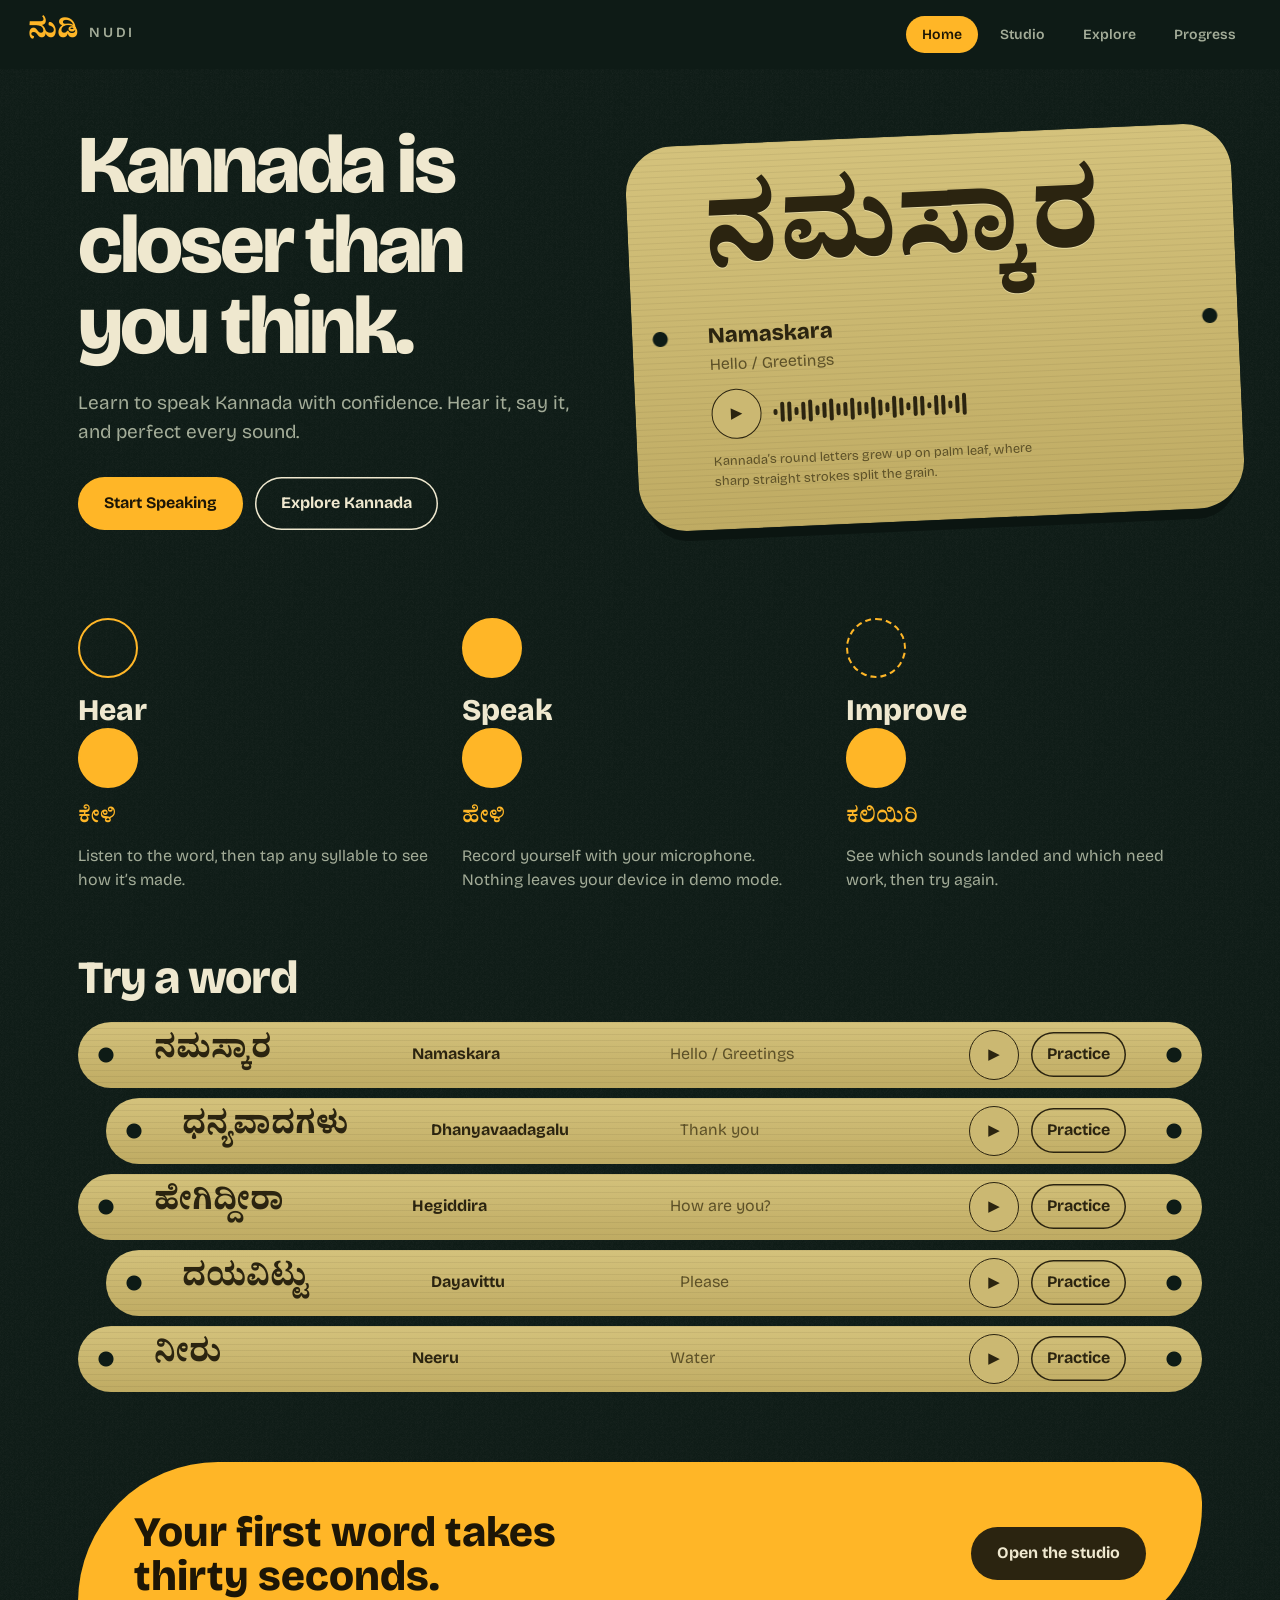
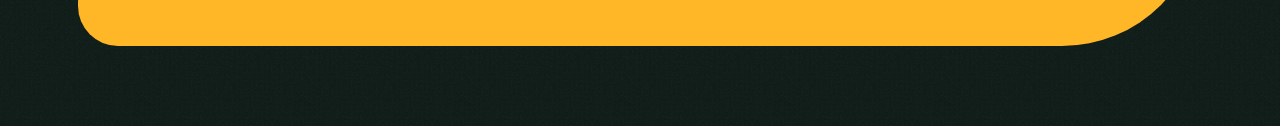
<file: public/assets/aistudio/_______Nudi___Find_your_voice_in_Kannada_2302089e.html>
<!DOCTYPE html>
<html lang="en">
<head>
<meta charset="utf-8">
<meta name="viewport" content="width=device-width, initial-scale=1, viewport-fit=cover">
<title>ನುಡಿ · Nudi — Find your voice in Kannada</title>
<link rel="preconnect" href="https://fonts.googleapis.com">
<link href="https://fonts.googleapis.com/css2?family=Noto+Sans+Kannada:wght@400;600;800&family=Bricolage+Grotesque:wght@400;600;800&family=Noto+Serif+Kannada:wght@600;800&display=swap" rel="stylesheet">
<style>
:root{--bg:#0e1b16;--bg2:#17271f;--ink:#efe8cf;--mute:#a3ac98;--line:#2b3d33;--red:#ffb627;--red-ink:#1d1606;--leaf:#8fd18a;--warn:#ff8a6b;--rec:#ff4a3a;--lf:#cbb872;--lfink:#2b2410;
--kn:'Noto Sans Kannada',sans-serif;--sk:'Noto Serif Kannada',serif;--la:'Bricolage Grotesque',system-ui,sans-serif;color-scheme:dark;box-sizing:border-box;padding-top:env(safe-area-inset-top,0px);padding-bottom:env(safe-area-inset-bottom,0px)}
*{box-sizing:border-box}html{scroll-padding-top:env(safe-area-inset-top,0px)}
body{margin:0;background:var(--bg) url("data:image/svg+xml,%3Csvg xmlns='http://www.w3.org/2000/svg' width='160' height='160'%3E%3Cfilter id='n'%3E%3CfeTurbulence baseFrequency='.8' numOctaves='2'/%3E%3CfeColorMatrix values='0 0 0 0 1 0 0 0 0 1 0 0 0 0 1 0 0 0 .05 0'/%3E%3C/filter%3E%3Crect width='100%25' height='100%25' filter='url(%23n)'/%3E%3C/svg%3E");color:var(--ink);font:400 16px/1.55 var(--la);-webkit-font-smoothing:antialiased}
h1,h2,h3,p{margin:0}.kn{font-family:var(--kn)}button{font:inherit;color:inherit;cursor:pointer}
:focus-visible{outline:2px solid var(--red);outline-offset:3px}
header{position:sticky;top:env(safe-area-inset-top,0px);z-index:20;background:var(--bg);display:flex;align-items:center;gap:20px;padding:12px 28px}
.logo{font:800 28px var(--sk);color:var(--red);text-decoration:none;display:flex;align-items:baseline;gap:10px}.logo small{font:600 14px var(--la);color:var(--mute);letter-spacing:.2em}
nav{margin-left:auto;display:flex;gap:6px}nav a{padding:8px 16px;text-decoration:none;color:var(--mute);font-weight:600;font-size:14px;border-radius:99px}
nav a.on{color:var(--red-ink);background:var(--red)}
.btn{border:0;background:var(--red);color:var(--red-ink);padding:14px 26px;font-weight:700;border-radius:99px;transition:transform .15s}
.btn:active{transform:scale(.96)}.btn.ghost{background:none;color:var(--ink);box-shadow:inset 0 0 0 1.5px currentColor}.btn:disabled{opacity:.4;cursor:not-allowed}
main{max-width:1180px;margin:0 auto;padding:0 28px 80px;animation:in .35s ease}@keyframes in{from{opacity:0;transform:translateY(8px)}}
/* the palm-leaf strip: Kannada letters are round because sharp strokes split palm leaf */
.leaf,.stage,.kw,.wi{--ink:var(--lfink);--mute:#5d5128;--bg:var(--lf);--bg2:rgba(43,36,16,.13);--red:#8a2b12;--line:rgba(43,36,16,.25);color:var(--lfink);
background:radial-gradient(circle at 28px 50%,#0e1b16 0 7px,transparent 8px),radial-gradient(circle at calc(100% - 28px) 50%,#0e1b16 0 7px,transparent 8px),repeating-linear-gradient(180deg,rgba(43,36,16,.07) 0 1px,transparent 1px 6px),linear-gradient(180deg,#d4c27c,#bfab63)}
.hero{display:grid;grid-template-columns:1fr 1.1fr;gap:36px;align-items:center;padding:56px 0 40px}
.hero h1{font:800 clamp(42px,6.4vw,84px)/.98 var(--la);letter-spacing:-.04em}.hero p.lead{font-size:19px;color:var(--mute);max-width:42ch;margin:22px 0 30px}
.stage{padding:38px 76px;border-radius:48px;transform:rotate(-2.5deg);margin-right:-36px;box-shadow:0 18px 0 -8px #0b1511}
.stage .big{font:800 clamp(52px,8.5vw,112px)/1.25 var(--sk);text-shadow:0 1px 0 rgba(255,245,200,.55)}
.cap{font-size:13px;color:var(--mute);margin-top:12px;max-width:40ch}
.bars{display:flex;align-items:center;gap:3px;height:44px}.bars i{display:block;width:4px;height:8px;background:var(--ink);border-radius:2px}
.studio .bars i{background:var(--red)}
.bars.on i{animation:bar .8s ease-in-out infinite alternate}@keyframes bar{to{height:42px}}
.row{display:flex;gap:12px;align-items:center;flex-wrap:wrap}
.play{width:50px;height:50px;border-radius:50%;border:1.5px solid var(--ink);background:var(--bg);display:grid;place-items:center;font-size:15px}
.play:hover{background:var(--ink);color:var(--bg)}
.steps{display:grid;grid-template-columns:repeat(3,1fr);gap:28px;margin-top:48px}
.steps div{padding:0}.steps h3{font:800 30px var(--la)}.steps .kn{color:var(--red);font:600 22px var(--sk)}.steps p{color:var(--mute);margin-top:6px}
.steps div::before{content:"";display:block;width:56px;height:56px;border-radius:50%;border:2px solid var(--red);margin-bottom:14px}.steps div:nth-child(2)::before{background:var(--red)}.steps div:nth-child(3)::before{border-style:dashed}
h2.sec{font:800 clamp(28px,4vw,46px)/1.1 var(--la);letter-spacing:-.03em;margin:60px 0 18px}
.cta{background:var(--red);color:var(--red-ink);padding:48px 56px;margin-top:70px;display:flex;justify-content:space-between;gap:20px;align-items:center;flex-wrap:wrap;border-radius:140px 40px 140px 40px}
.cta h2{font:800 clamp(26px,4vw,42px)/1.05 var(--la);max-width:18ch}.cta .btn{background:var(--lfink);color:var(--ink)}
.wl{border:0}.wi{display:grid;grid-template-columns:minmax(120px,1.2fr) 1.2fr 1.4fr auto;gap:12px;align-items:center;padding:8px 76px;margin:0 0 10px;border-radius:44px}
.wi:nth-child(even){margin-left:28px}
.wi .k{font:800 32px/1.35 var(--sk)}.wi .t{font-weight:700}.wi .m{color:var(--mute)}
.chips{display:flex;gap:8px;flex-wrap:wrap;margin:0 0 20px}.chip{border:1.5px solid var(--line);background:none;padding:7px 16px;border-radius:99px;font-size:14px;font-weight:600}
.chip.on{background:var(--red);color:var(--red-ink);border-color:var(--red)}
input[type=search]{width:100%;padding:13px 18px;border:1.5px solid var(--line);background:var(--bg2);color:var(--ink);font:500 16px var(--la);border-radius:99px;margin-bottom:14px}
.studio{display:grid;grid-template-columns:240px 1fr 340px;margin-top:28px;background:var(--bg2);border-radius:36px;overflow:hidden}
.studio>*{padding:26px;min-width:0}.studio>*+*{border-left:1px solid var(--line)}
.side .wl button{display:flex;justify-content:space-between;align-items:center;width:100%;text-align:left;background:none;border:0;border-radius:14px;padding:9px 10px}
.side .wl button.on{background:var(--bg);box-shadow:inset 3px 0 var(--red)}
.kw{padding:20px 76px;border-radius:44px;font:800 clamp(44px,6vw,80px)/1.3 var(--sk);text-shadow:0 1px 0 rgba(255,245,200,.55);margin:10px 0 14px}
.syl{display:flex;gap:10px;flex-wrap:wrap;margin:16px 0;padding:6px 0;background:linear-gradient(var(--line),var(--line)) center/100% 2px no-repeat}
.syl button{width:82px;height:82px;border-radius:50%;display:grid;place-content:center;text-align:center;line-height:1.1;background:var(--bg);border:2px solid var(--line);font-weight:700;font-size:13px;transition:.15s}
.syl button .kn{font:600 26px var(--sk);display:block}
.syl button.on{background:var(--red);color:var(--red-ink);border-color:var(--red);transform:scale(1.08)}.syl button.ok{border-color:var(--leaf)}.syl button.bad{border-color:var(--warn);border-style:dashed}
.tip{background:var(--bg);padding:14px 16px;border-left:3px solid var(--red);border-radius:0 14px 14px 0;min-height:64px}
.rec{display:grid;place-items:center;width:104px;height:104px;margin:14px auto;border-radius:50%;border:0;background:var(--rec);color:#fff;font-size:30px;position:relative}
.rec.live::after{content:"";position:absolute;inset:-10px;border-radius:50%;border:2px solid var(--rec);animation:pulse 1.2s infinite}@keyframes pulse{to{transform:scale(1.28);opacity:0}}
.time{font:800 32px var(--la);text-align:center;font-variant-numeric:tabular-nums}.state{text-align:center;color:var(--mute);font-size:14px}
.score{font:800 72px/1 var(--la);color:var(--red)}.badge{display:inline-block;background:var(--warn);color:#2a0f06;font-size:12px;font-weight:700;padding:3px 10px;border-radius:99px}
.err{border-left:3px solid var(--warn);background:var(--bg);padding:12px 14px;margin-top:10px;border-radius:0 12px 12px 0}
.skel{height:14px;background:linear-gradient(90deg,var(--bg),var(--line),var(--bg));background-size:200% 100%;animation:sk 1.2s infinite;margin:10px 0;border-radius:8px}@keyframes sk{to{background-position:-200% 0}}
.path{display:flex;flex-wrap:wrap;gap:12px;margin:22px 0}.node{width:78px;height:78px;border-radius:50%;display:grid;place-items:center;border:2px solid var(--line);font:600 20px var(--sk);background:var(--bg)}
.node.m{background:var(--red);color:var(--red-ink);border-color:var(--red)}.node.n{border:2px dashed var(--red)}.node.u{color:var(--mute)}
.stats{display:grid;grid-template-columns:repeat(4,1fr);gap:16px;margin-top:28px}.stats div{padding:18px 4px;border-top:2px solid var(--red);color:var(--mute)}.stats b{display:block;font:800 52px/1 var(--la);color:var(--ink)}
.toast{position:fixed;left:50%;bottom:calc(20px + env(safe-area-inset-bottom,0px));transform:translateX(-50%);background:var(--ink);color:var(--bg);padding:12px 22px;font-weight:600;z-index:50;animation:in .25s;border-radius:99px}
@media(max-width:960px){.hero,.studio{grid-template-columns:1fr}.studio>*+*{border-left:0;border-top:1px solid var(--line)}.stats{grid-template-columns:1fr 1fr}.steps{grid-template-columns:1fr}.stage{transform:none;margin-right:0}.wi:nth-child(even){margin-left:0}}
@media(max-width:640px){header{padding:8px 14px}.logo small{display:none}nav a{padding:8px 10px}main{padding:0 14px 90px}.stage,.kw,.wi{padding-left:54px;padding-right:54px}.wi{grid-template-columns:1fr auto;border-radius:34px}.wi .t,.wi .m{grid-column:1}.wi .acts{grid-row:1/3;grid-column:2}.cta{padding:34px 28px;border-radius:70px 30px 70px 30px}}
@media(prefers-reduced-motion:reduce){*{animation:none!important;transition:none!important}}
</style>
</head>
<body>
<header><a class="logo" href="#home">ನುಡಿ <small>NUDI</small></a>
<nav><a href="#home" data-r="home">Home</a><a href="#studio" data-r="studio">Studio</a><a href="#explore" data-r="explore">Explore</a><a href="#progress" data-r="progress">Progress</a></nav></header>
<main id="app"></main>

<script>
/* ============ DATA — syllables/tips are drafts: have a native Kannada speaker review before shipping ============ */
const W=[
["g","ನಮಸ್ಕಾರ","Namaskara","Hello / Greetings",[["ನ","na","Soft dental ‘n’, tongue on teeth."],["ಮ","ma","Short ‘a’ like ‘u’ in ‘cup’."],["ಸ್ಕಾ","skaa","Cluster: ‘s’ flows straight into ‘k’, long ‘aa’."],["ರ","ra","Light tap of the tongue, not the English ‘r’."]]],
["g","ಧನ್ಯವಾದಗಳು","Dhanyavaadagalu","Thank you",[["ಧ","dha","Aspirated dental ‘d’ — a puff of breath."],["ನ್ಯ","nya","Nasal ‘ny’, like Spanish ‘ñ’."],["ವಾ","vaa","Long ‘aa’, soft ‘v’."],["ದ","da","Dental ‘d’."],["ಗ","ga","Plain ‘g’."],["ಳು","lu","Retroflex ‘ḷ’ — curl the tongue back — then ‘u’."]]],
["g","ಹೇಗಿದ್ದೀರಾ","Hegiddira","How are you?",[["ಹೇ","hee","Long ‘e’ as in ‘hay’, without the glide."],["ಗಿ","gi","Short ‘i’."],["ದ್ದೀ","ddee","Doubled ‘d’: hold it, then long ‘ee’."],["ರಾ","raa","Tapped ‘r’, long ‘aa’."]]],
["g","ದಯವಿಟ್ಟು","Dayavittu","Please",[["ದ","da","Dental ‘d’."],["ಯ","ya","Clear ‘y’."],["ವಿ","vi","Soft ‘v’, short ‘i’."],["ಟ್ಟು","ttu","Retroflex ‘ṭ’, held long."]]],
["f","ನೀರು","Neeru","Water",[["ನೀ","nee","Long ‘ee’."],["ರು","ru","Tapped ‘r’ + short ‘u’."]]],
["f","ಊಟ","Oota","Food / Meal",[["ಊ","oo","Long ‘oo’ as in ‘pool’."],["ಟ","ṭa","Retroflex ‘ṭ’ — tongue tip curls back."]]],
["f","ಅನ್ನ","Anna","Cooked rice",[["ಅ","a","Short ‘a’."],["ನ್ನ","nna","Held, doubled ‘n’."]]],
["f","ಕಾಫಿ","Kaaphi","Coffee",[["ಕಾ","kaa","Long ‘aa’."],["ಫಿ","phi","‘f’-like ‘ph’, short ‘i’."]]],
["h","ಮನೆ","Mane","House",[["ಮ","ma","Short ‘a’."],["ನೆ","ne","Short ‘e’ as in ‘net’."]]],
["h","ಅಮ್ಮ","Amma","Mother",[["ಅ","a","Short ‘a’."],["ಮ್ಮ","mma","Held, doubled ‘m’."]]],
["h","ಅಪ್ಪ","Appa","Father",[["ಅ","a","Short ‘a’."],["ಪ್ಪ","ppa","Held, doubled ‘p’ without a puff."]]],
["n","ಒಂದು","Ondu","One",[["ಒಂ","om","Short ‘o’ then nasal ‘m/n’."],["ದು","du","Dental ‘d’ + short ‘u’."]]],
["n","ಎರಡು","Eradu","Two",[["ಎ","e","Short ‘e’."],["ರ","ra","Tapped ‘r’."],["ಡು","ḍu","Retroflex ‘ḍ’ + short ‘u’."]]],
["t","ಎಲ್ಲಿ","Elli","Where?",[["ಎ","e","Short ‘e’."],["ಲ್ಲಿ","lli","Held, doubled ‘l’, short ‘i’."]]],
["s","ಬೆಲೆ ಎಷ್ಟು","Bele eshtu","How much?",[["ಬೆ","be","Short ‘e’."],["ಲೆ","le","Short ‘e’."],["ಎ","e","Short ‘e’."],["ಷ್ಟು","shtu","Retroflex ‘sh’ into ‘ṭ’."]]]
].map((w,i)=>({id:i,cat:w[0],kn:w[1],tr:w[2],en:w[3],syl:w[4].map(s=>({kn:s[0],ph:s[1],tip:s[2]}))}));
const CATS={g:"Greetings",f:"Food",h:"Family",n:"Numbers",t:"Travel",s:"Shopping"};

/* ============ SERVICE LAYER — all model/API traffic lives here ============
   Real model contract is NOT confirmed. Set API_BASE to switch off mock mode, then adapt
   the endpoints + normalizeResult() to the real response shape. */
const REF_AUDIO={"ನಮಸ್ಕಾರ": "SUQzBAAAAAAAI1RTU0UAAAAPAAADTGF2ZjYwLjE2LjEwMAAAAAAAAAAAAAAA//NwwAAAAAAAAAAAAEluZm8AAAAPAAAAPwAAJ0gACAwMEBQUGBwcICAkKCgsMDA0NDg8PEBEREhMTFBQVFhYXGBgZGRobGxwdHR4eHyAgISIiIyQkJSUmJycoKSkqKissLC0uLi8vMDExMjMzNDU1NjY3ODg5Ojo7Ozw9PT4/Pz/AAAAAExhdmM2MC4zMQAAAAAAAAAAAAAAACQDFAAAAAAAACdIxM+NFQAAAAAAAAAAAAAAAAD/82DEAB+S2jQBWYABOyY2ilATJXN+M43zZRM081VTmgNYRMkzVzbZNMdLuAJBDEswqUljDDBNNNNNNOgX0ygK0DIgWQBaIJ8D9wMABgLmBwHqkENNN9AuEXJ90C4XC4aN/6kKZfIubmA55Bz5gXDSmnWmmouEUJxi4XEP//////////ppugXy+kER1bfRQF5wYAbgSgAOkC8iJ5r/82LEECPzEox/mYgAphKyYW53rgA+HTJJMhcDjjQUCBBeZE3fTZEaGHxls1u/0I3BbR5Yag+jRAbQDeEACDmcoOXtZNjBSRLIY1KpB0H6BAy+3GOEOFSNNcwKRqbnSaKjVF8rpsYnzRZiXy+ZnyFHctf9XqQ3bT////WkXDBE3/+tKbm6H/Y6USYNjZnj/QcKhMPcCho1MEKmjpGj//NixBAjuw6EK5poAD5gCgDQIgiKaEaawCDmUPCzJ7QiO/Bx5dyF/9MJqADQKqsHoARyRYCnAH4F411k5LRJiGse4goomXiGC7jwbhyxPiN7DMJiaD2HqPQOc6h3kuRj44hPSp3HoO4jEuSInYwBb////t///WXS4SJKof9Si+ShKl5H/zMyGEHwum4BgGSCQouMtElyFMBw2sZjY//zYsQRI/MOsb+YaAKBiqe1pXYUWEjT6qt/m599Ya+NjTVNgM0bi/1LNz4xxAJcGBTSFkFqMBABtEZtrKyhZETU1dy4MU8Yv4TANBOfhQB4JqSEm3WbugaI6JgcnCo5NiiSzGJSSJVBv/2b9vZO1Zkiavq/1ugh/+mfQd/RdtRiXSIOElUm///9aHZmiDL2yL1o1ZEYEVQc9VcaAGD/82DEER/xuqgBmMAAyw52xWRWhVAzYdT/X73wl9Hh+Mr++kJhKGZISkVanhcyIrz9NQl6Sfn/vCA//87H/+EQVMu2t/fqrGVA6/NYVIMRUjGeGFqAFjsmlsxMSedxZnAzHopTxmD5z3gVobecsP3qw////9r/pCxj8LBmkgwbuzN6ZZKFhnHX4xh2Vg0xmSrRRRM02fmAKVkYkAL/82LEIB/JurgjmMAAEZv+IGiQZqMLwSmfyiEB2lFUaNLA3vtdQYh6/6Msm1///03//1f//uzkOUlvPuL4O9P4f2bn3Bhyzy5Yq5yyxhK7u/f1pueW5jLvteidNnS1b3////xcHHeoFVt+JRDVgATQQ9nd4YxtsbKvwp1TCbFU2IloLiT4wyGrZhIJXKFxfkwyJyABUaAgANAwUHRa//NixDAgwzLNf89QAjzzVv2Wrvun2NJEF1Bqx9c6eaQFSQelCAmMV+1HnEw6Sr//1Vksymoj7nohvVmNVPd0qqPNY2m36XNNJGFUxh8YeWNPr+jMSSgUDY//4S7NFpLvAKABbO7yuGlT0TDScbCbfoVOQI/hZC4zC9Qg0XrBCgEKCyF4CyFKAeBKIsG4fkxciOMT/O6n/mFCxERuf//zYsQ9Hbr2yF9PUAL+cYUkQ3cvNrtaiED3//0Pupqq6mHGIdSjqs32o79H2b0RP0QoccXYamiqeVZSxPoOi58h//Od+L8YgG/iYAC4MFG0vVBUXCUWECzEBEqk3RQYFyg8UKgoADzKURGzADoQHmCm9h31GySECmfEFyjDNChAWsCIEbAMsXPBkIgOUHAV6/98LvNtl/6///uEa/X/82DEVjRjFpCnmsgBu5Y/+1GRrrGh1Y6KzGlVIQ4S6qtl2VHltssl+6jI2Rp2PK5cfd5/Ln+mE99N10oZs/7BIvQwxD/ef9jV+/j/Pz7/OV7Fmgzyx1+X/jP7nuXbNvt+x97P//X/r6CAm/YO9d6x//////ldpoadql5j/f1z/7lSSGD5BZ6xqgAAPowCBZK3SYTgI4AC65nGFgn/82LEEyTLEppfmGgAsOOKEO011AC8LjgwDdhVp4+16rT4CCh5AQLJwHaYA6wBPHiSABpBSTEDzBAFp41pp826CzQphNc4PYTLMh2kkOEOabJpBPRar8kitLrJhMC+GBPGHGDHg1yVNUicPZHl80QJclEepFFbu2t3b/////1pGCBobv/9SSX/3QNTY8jVABAb2iHebZMIAnAAxYOf//NixA8kIw6KPZmYAAoidioWgOOMiBTLOQ1YI7AghGB+vfkmtTkYH7gJqodIEArJsG6AB/A6UrA3cCwieA3BAYMXW7c19xXBQAs2spDHC5qiwM2LAzUzMew1Q3WXSHGvQIuLmJyTQhQPUFjN8mi8dIiQVDkVOFgiZIGv////////cuGiD//ST//SMSwcN2UACDoA/DDAD8B14aZChf/zYsQOIAMSqZWYmAAtwUvWY26SNKTFLq0fsvuDEAcdZgPgiZgVCwRgr4euSbDhDkxAMPzAuEBkXht5tQAKcU0OouGmmTZXrWRUUk/WZmI40m0SKCExPoIqLJEi+fMDR0OsrnzijTiCIyxNEmSJd////////9N//97N/9Sj55GeWg2OKRRE5BRi7gRNVdAUMEAVFBGFLvMWUm5TFwP/82DEHh7BurABmMAAQS4nUjwVCCZMFSg57ck0FaV5KTMyW8z76uJzvtZivP//3G//9xH//6sMu/b/POZiUGTmH1euk90O446glrcX3K5/ff9/4nnult9/3lcrta3Kr/////yH9IN/UEgaWAAAAvIFFA/ASRiJ8yzlVJOy+qNQHMkUEAQKk6hXQD0BjC0DmANAK03BIiKZDME9AFf/82LEMiBTDsGVj2gAE8FwYEmhWgBxDll49LEUHCuJZ/oel6yQHebOqaDsE8IyebnC+SKSSRdHGkfQWefGHJMoIJIcepkdRJFJ////////9MzOHm/+uyk3/9ajZJVoUEUGtOFIpCRtgBOwlGrG8yDIKKoYsE/BeMuS+iHMEQSrL9sbMSwasDEQoMAPADHhSgGEwN/DVI1wsABhGMeF//NixEAu0xKxn5iYA6GF90QstAWCF/w9wicHYIebnhBwX2IcvoDrqpD7qYujtImHgEnJ48XyDBgcGxYsZ4zcMaC9EIRQLl42HEHSiZDiJ0tjiNXhZAOE6QweBO594YiD0kSiUSfRb//Qa+37dVvt/ybJsZgWWVyon/qYiguQiBPt/0iLGaBxgVUYAEFBAghRBKRLzsClUJwj5UCPrP/zYsQUJBPurXWPgAASeBG3yAQ00QNBFBxhc2JxN0CDFs2D0Q4hBigalcvEgSTRqEERZIvGzer0DA0NkDYhpHFdJZw85o2o3MUaCDLIMUaKST6kHe/NU1zxgaLR////y+bmiLnxyBwFZjc0/9Skkf//9DWnN6B9Bnof//////k+7UEEFpml9QIGVbeAOAqwzMzPvpNHY5FK67v/F8r/82DEEyPTOxp/gVki6yp1rU3jQaJD4SUEnUSTQkkSaHoHMNYmLTVBNoZB8RJvtlj4h0Nmepcoo/fJ7rlDctTut7e4qeNkSZ0/rQJyCRz02W9m9SYYfQq/721bXX/vNzj5fEKn5nvvqPn+2f/S0RxVwz/b2aE81Xp5qA3sHgNzHCCfQ+3CILkdOlVAAAySZ/g//+6dAbxip1wX5On/82LEEh9TPr7xwjABK0vX+MYmayM588tH9Fu0VNWe0Zr/XPy8dob/5/cem+1M5Pf/+Nt+zdn8QRFCTdCJJJnSKTPXRQpt3H7O/ee2fIxrQ31Pj1UbvNfPbX83G8P9x22Y3F0+oPygiYCgR8cxxvDt7VM/3y/ZoGlVQADNz2cjIC//0JLPRgiKTMNgwclEjacWmln5JacdEXykIz0s//NixCQfwza++0VAADVUSS1Q1cpXU/99SsJXHSIe1x/E/Mzwsa1MWohGmB0PxBIsSBbKSHuaelqI7hFGxKL1LQMtIM2FiVlKJoe0X+3N3wndHdHSZGOC4qpjBIGiDnK0DNhZQSe4mymAACwWCMSBMNCRBB///GYLuEyUsu8TITp60ebDwGklKkvl8iEQRY4aKS0fqRJNSzJlJL/+S//zYMQ1H+tGvb2BaAKXCRJ4ujhJEZJLLRU69JH/kwdg9xhB6iWAkYKyUh1Wx1lIspJMu///mpdNC+YD2Ni4SRJmJoZqNzn6VL///6B4jnikkfz5gOYSrLISSu02y1Wu0Wm0Wi0CD8/Ztv4uI4SnpI1tvsowMUVJpyVJx+ipPNzIkySHNuko0QMDQlh3j3CAB96MlEXUzsP5FOD2Hv/zYsREIGLS7l+JaAKpGOn+y3fWYLJrEwsHuTC7/06b01XUzTAYMvlRgTjclCSYk1mH//b2/zqaRQPJs5qbmaSB4d///JqQaYleimw4EhIJBIIAAp4JiqDbxHJxWSvDR5tfjYVBEPA+Erg4CJx4kdwJkxHGEEYuPewuIDcVIIzCMLvioKBIe5g6PHjU5Dk/oxpzFh4dNc2b6/8oMET/82LEUiBDNqpNizgBTFiA6cc7HoxyHamzv//PLTVlDZh7sqaPR1OO53//8eYfNyQAARCmpaxRx32Nud0QigUDCUjEUDAYgHgf7B1DLDtf4RAwEktN/hiF3zMs4GjhEBkEqgwOhjUZAxfDoBQIg9Eojc8DIJHAyGKQRAsQuK1HKLaXzY0NCbNvV/AwGCwMJgsQ8aZACoFohdOP//EJ//NixGEeeaa+XZioAkL7jhEplcPXMjQnCZMESJ7/////oJ/rBZMAjiaZxAcDw66UfWY4y1y/zssDR/U3UpegQ0MK05ofBJRCl5DZdJBPeIu+l5Gi2hEgqCCNIdSITyfxU9nXsOkXf///D//8v//1EmWSuiz/cTcd7qfP9yluypqn9+tDla9T2e/83PWN26T+/VdKAZ25KbP////4Xf/zYMR3H0m6rCOYwAD/lHfKnRKq9QdAAAm2AioA0tENggqHj1sKdL2Y6fMjwy4BVhyEJYRdQAggN4L+A5wB7GBBXgCWBOQVYAmCZiaj+MoHoAwgshOUsnn8ONH9//THAJeXegPhIG78miemyWmOwdxifLTR6z45C4xJpvOkiUkrq////////0DhWbFI8//ummaIfWda5jv//6ptpP/zYsSIIXLWybePaACLgBBNusZSSe/lkkTsHTuO/a+UAKICi1IqdAK6Dhl5DCEjWi2aqiEAcuK3C4QnSJhCAG8wN4Rc4e4NMO6DcYfcOIEEhUgbbDESgFsGCfgPCMcgvrS6zfrMTIckZYgy8wHWIDifDRnJoT0IREIzzozgtRAyKEYT5pWoWWOMrkEWnI0QhIkS5FRnCDFamh/9BaH/82LEki/DEtJfmJgCetFbNUYsitBakknq/9RwmyAFwnzT/pk4dLYyhOGn/ROE8RZNxkMP/pU//EoSGBBAAvCABkpSRS8FJtSChiSYSAaCYEgYg09AIRVQ4GXaegRgBRMYjtkORMKvnmqCIgVWM5gDdGIHHn0aDjjmOHTQVGBRAl4SaAxUXvYgOSGZ/RnhrGw5//up/////3K1Ig8W//NixGM2kyall5jIAsVi2O1oAbRa6InN4QQw4t88ncuyVgC6WvPXG3ltfSTCgECXnIgTfIKSqSspl1OPD013nd61vL9Z493zDX6yx73+/hW/WO72O8PrZ6//////3VpJ+Nbw//////zvQ278HSu3//////jTUEthi1bxprpL/Gh7/SeFKq1xwCAHKhQCSqM3JHDCxokpgvt2mY25M//zYMQYJgsS0b+YgAIsCoA5cZZ5EUw0agAcPlEJhmBKIYzJYNrFvDpg/UVwbQgoL0aY/DSJMQWN2iiFfAuHk1+v9NnN1FEihd6imRNb7k+TJPvzEjSqZKNl1E4UC0maF95gOoc8vKNi81l1Wfq///Te9mb/9R8umJqr/0DpfRN//nCwaqQWEzv5cQEP9FUsFEAAAB3oGAAggC3wCP/zYsQOI+MWwd+PgACn8ki8H+faFIonZyvy5kKL2mwjiHkiAeAThjAIwWZC+gXDh2xzAstAaSBBg4MYiNw9AMgEUDukilGYNmhbMYBU+r0OpJEjhcReSeYD5HeV+ZFAiJP8yNyBE8dJo21m5Ey4xony6QNajc/////////rMj5MpV/9MxPlxJv/XNC4X0qF7WWAIB/7dJSTAElgChH/82LEDiNjFtW/j2gDzLpGH+fZzRTrTsMub4R5pFsUZIhPSIJaIMJyMACdhTj0E+L49RcGFIYWwJISgwwGOUVAD0DqI0AXwF0gP6/Q6ClD2JMvPqH8tLWzhICUj36R8kiWNlF56bjqSiyw30CVDlrOEMpo////////6i8Zl42/+mcNDRb/9bEoTDYycNVKAIBAAAZxsFaCtwAKEcx3//NixBAj0xrCV49oAg6ANcCMc0VD1DHBjvhHlsghliRBURZAtIDaBGQ3APcIuXAmw4w5obQRgv4mAxCWBGAPMgqFApNAHwgM/r9DoKUPYrLz6jUc6PQJcc5KNYyTHcPJzIvPYe4+mxcKjV5mRS4TUmPn7////1v2//9aRsTTJL/6jEvmam/84oukoeQVflI5hSBi00ky0zGDHHAQqv/zYMQQIWG2mAGZwAD8tOisZYwkebkRgtgI8wqE3FxTyhBVWBRCcjSHp6+PJEZCcgkesnMyZ9b36llrmq/e1+8rY1/rvu86gkvuxuHbzppEswdmW3sXKq6y/Cg/Xf/sYlLYFyurHnRkOW5C49fUYoLPeUG+WLljX/v//4lKuo4nC3614NlIMSTjcSdtkgAOkmQ0grTTCvCHExA0wv/zYsQZJZMStR+PmAJOXcYaMEOHtcmNgHXBgAMAxiFIUcUAQcCoRNwNtisQ0aRUFniEaY5RXIcI5LhKjvHcQcZsgaI1g+YxNZI6M1dn9ZRKhAemQApmvJwcwmJOoqOkBS7scKJbP/SNi6X/rrMk3+9etKn/Xdmbfuj9S1E0jS7/QMDNI29VvdJR5NXiQoAEmyyVuwCJABnK+lUiZDD/82LEEiSzFrEfmIAC9KMLkQ1M5Rw7IzKNnNZoV4vXPnRQINKoQkTKQlIpCgieD4Bl3EcDoPLOECY3IodPMTBMG5EXKJACJm+pEixUcwNTJExJorjml32Wm2ggaB85ks4MsRJJ9D/J+OeRNM3f0VVJsil////9zJNloqWpykTx0vLb/pmJsTim/+mtAnzdICoK1ahLSApCAEOrygpk//NgxA8h0xq0/5hoAo0tkwJAjahuFj31A1BqYm+8iR911goTZgVgCjlIK4FaL5dBvB5KYF4FwGWZGwzksifEYH4ch4YxJjmMUjZhEm9US8SseBm/qNh7fQMPpF8vJMXkvMTczMj3jBkuSZJn3////+7pvLhcf1f/SSUk//13Q//MzpPL59UIAAAAB0AQWgEASFaUBLoWm05TZnzK//NixBYgwaa1r5jAANWl9lfmORF8GpTSiYKKva3kLjhMvM41g42z0uzGF5lUCEDWUn086WirQDAkZv6aZj34zKKXX/9qKRv/3Wpv//+tVkH//4SiNw/fp+6o8LW9Wu//x2R7ypMv/6a9Lyh//zSer/yx098ThZ3qEJgMAAEghAgXgOJfl0hBPzKMpFGmWGEcYtw6yFiSYNoG3g4IoP/zYsQjH5rKwXWPiAAF0G8lwLfxLTozoatDcEKGIBukNEphZoUCaqiLFfKBbT+r0/WakOJ5JU4TZGFplplMh5dKBu6KI5xuZJLMnykSDIm6+RAnHUig3////////U5il/6mNDM38sGSSgCOJCtKJLsicGMmaVSqWN2fYuskOsszhkhe0AXgGDHKCbh0wpcAIAvgWBSIXMgLsPAC4iD/82LENB/a0rQjmJAAYfRCBZCK1QShx5xCF9B2/q9P0TgoIrmSSyHEeRIcB9CTBoSJVNLnxxENScmUl4+x3rcuFtDJc6X7M3////////RNVI//oLN0X/FClW6lEqSko3EM3G5wLcAKRrVM7DR1oR+GpyUL6dinYbOP+zoSMO0gLE4PmhOGUokh3humQwh0sD0ADYLSUVQsE3hzyl+v//NgxEQgCw7uX5hoAv1pGQ+kFFlGJuOwocuGJALiqRSH4jl5IxSRzEl2TTT48knl00br2///////0ky6iaq/6CRcZD/1KNGJZKqINBEEhISC4JhsUCgAAwiDxm/f+Ipy30p3/gQ8xosYl/gaIjniYl4hpEeFloLNA50MiLFngeeAicSpgTJ5JHzRSiYJwc0ZUmiBCtviehDhOpdL//NixFIgOpq6X5mYAqSg5qSziqv8BcwX3FBEPFKiEpIPrWyX/92da3RehX////919RPCMSBhcKLQRU4nTEFNRTMuMTAwVVVVVVVVVVVVVVVVVVVVVVVVVVVVVVVVVVVVVVVVVVVVVVVVVVVVVVVVVVVVVVVVVVVVVVVVVVVVVVVVVVVVVVVVVVVVVVVVVVVVVVVVVVVVVVVVVVVVVf/[base64]/[base64]//[base64]//[base64]/[base64]/[base64]//[base64]//[base64]/[base64]/[base64]/[base64]//[base64]/[base64]/[base64]/[base64]//[base64]/[base64]/[base64]/[base64]//[base64]/[base64]/[base64]/[base64]", "ಧನ್ಯವಾದಗಳು": "SUQzBAAAAAAAI1RTU0UAAAAPAAADTGF2ZjYwLjE2LjEwMAAAAAAAAAAAAAAA//NwwAAAAAAAAAAAAEluZm8AAAAPAAAAVAAANCMABgkMDxIVFRgbHiEkJCcqLTAzMzY5PD9CRUVIS05RVFRXWl1gY2NmaWxvcnJ1eHt+gYSEh4qNkJOTlpmcn6KipairrrGxtLe6vcDDw8bJzM/S0tXY297h4eTn6u3w8PP2+f3/AAAAAExhdmM2MC4zMQAAAAAAAAAAAAAAACQCowAAAAAAADQjT/yEFgAAAAAAAAAAAAAAAAD/82DEAAAAA0gBQAAALJbLLb0EAIiA5C0DQP3DzeM2l+GiIP+2Ouf9GsPDpH/y7Ijf/2IEDCDxP//+PnR8mhyiX//zz5/2j42IDQkTExYgo+XLf//PeefP+2iGEhsDwcB+DtxqeNxgwr///zDGIGMZ9+jNi88Lg/URxIEg0B5Kxdjjh0HqEwRkYDJpQWbDQjUTIlIlpxn3ZoypOpz/82LEjx5EFpTLkzgAaPTMzjGqbDVuvy3iwtmrj1p+i3bfK59jWGD46nLw/BH7GOraLo/Twj2embt20ZdhQ2KHTed1INjXVnezIDg+bcumVvdP0qshjOoEOYD6NIugXslx84fxWXe2jCWrjGnhoTibBne1k5tI8e6trLV1YHkEkF8+D8YigvnQjZrsc2v2RsfNqtS6hrFq3GktTK1V//NixKYzbBaI8dhgAA8uQh+hdtZ34VNYlx+oOlo5Qk1otPUtuPQycTzVLfWazuz2srVuaeoF6IAwwCopWxooDmX4nIq5j6JeNcWgWgSlDBvQZrHZCvAYJAxStp+DW37zdtsi6JoAQOAGbl71vrCAsFDDUb6uLa6Wv6c8wHAAhsI50wUdfdi4uqmg+Ddxc+eXtz7NKmclV//1WtZpmv/zYsRoI6q+lPDCBTj5WuJr7VWem4ay6/9W+9wrOWhgwFLVHGHxEPARJUKulvqBp4a+JXVGWAJcL/lwWAwQSAigyvMWd4hUKLBX6MKJUAMA2ZoFzpt0gOSGBeG4NmJLi29gBaRzoAiDEwuDTcMUkBTksIzgjDIFRAMOYHBIMyIsMk0I8VqpSurf7/1S+cWbz2MMSYegXg/p2U42d+//82DEaTDz/pBe08s14WM4kYWNGkePNAmMlxMDoU6si7fLljUx4NCoOyOsUh5xr6+KZ3v36VcgpJWv+k7z0u9v7MqHUjf+5yAOYQKgkUTHnff1mVRYg5yGa9P//u6RjKPtXWRmNYdibQwgK1zfdad1y4S2N/M1KcZxi0STH2SRdNbAfVvDACHlDKKPvNYdyXKGTayCzL5KaJgwC/n/82LENCirQrQ+wpM+fEZDiWfomzZhDY4oaMwXh0CIASIEBAmIEU69aj0kCwIIJBcLwWSAuaezkR5xsOiyINj3//uzpbpac5qOa7Kz92et7Js709f//txw4kiNpB0iA88KSZAZLqI5Xv9sRSgsxjGn//okhwOnlAZIBuAawDUvYWWo1VkzcFqsgRL6IMwaG7aG0cCzGnLKK4MAQRv+//NixCEjiv60F1iQAtChEfqG42jAM6JgU4F7GTASQzYr4qBcJ2m1//V6mOlQuC5SmM+SyBEat6lMxQMUxpsPo0MC0gis6yBOrKDz9X//U2g6kGQe91ab/+zN1fV//qdzVZmjKrHUUD6ufIAmJl3f9awKcc97GE6hgXRVGAAAIC/7lAD7JeLLXewFzGSI8JXKAL6XKv0Im3Zl6XpqqP/zYsQiKAMSsW+YmAEjgANMWEAwwfsI2BCwOOHYJsC4AAU4foEBAzguiXgAHBzSmfixkkuG3DiS9Rh6XmI6hZBZNFm5dIoOQShu6KQ+hmifSUZDpELmRXSIoVkMpjkk4VCcIunitRwrc6bJepqtf/d9v9f//pmpFzY3t/qRJ8i5TNG/5kTRMl0pGKEkA0MEESJMAQA/cqa4+LE20Xb/82DEEiSrErTXmGgD7ZIl0jYsoRnT3Aw5IkKEuAkRwgP4XYhm5WwmoRQBllgVMnHBwgG6ABeJVUFmaNCfj+/1+mbugoml4T0qU8mkmRCyyZqPo9VXWOwdg8zZE4p8caR9Rops0HqtjJ///SQSUaMmnTU6jzLWo3P07J/+smlwpmzf/RN0D6G6v1oHjVbCZCUHBAaNGpQBGkkCEUH/82LEDiKTApABmmgAYadQsZ4qcgEQmjGHTNIQcOiIsIsgJYN46a57SKwGbr4TYKsSw8cignVQ4ArCQWksT0YFWYBwO1McQXIvImKBiF1EmOtxkByy1uOEum5JEktaM6PhcI7EiTjOtQwZkaG5IGn1b0qkv///+p1/6Kq/6ky4amzf/MzcH/cSWqoBCD8DqMwhEAUgDpLzKwmK4VSj//NixBMk6wadnZmYAxnTfMN2UDxIECN8omM8NiSG1GNAU44z8gTyIv/8sA3sDYjIcBQ+fAKCCLg0icPizQFKlAxMRNwq0KzABdQK2AsskKaxSIn0vL5AiIn/LJMjrHy4+x1luiRxATQvGJoT1RoVDdA4Yu////////WozKJcRW3/WXTQipOoI/9y4XzEZQAULRGwAovmyIQBcAXfNv/zYsQPIyMCml2ZkAHZCgZsSjhwJ5NcEFoHM2HlGogCBhPlpBxhPUjXLCu9DNf/1FQPFcMhBBNYzgZMHvE2aFILoAopVUoLEhZaFMYwTuRY+2saozJV8kR3HvMx3DmFdAtl4u0SAkoTxeLpMl2oplk0TTLR////////6000G/8xMi8RY63/qMjMwlUQAgCyTfADO+7lWzga4AKDmAj/82DEEiOrCqb/m5ABepSYAGp2Dom/pEGFlUKkEiTxxouAh9DamLvw4aa9L/+KSA4bLI+MT2Glh8i0zEb5ceiMaFxUkESbDVgjsg5pykRY28iw4TZ+mTYnQcB4gZByuaLLxuhMSKl2dLAyxRQKRTMHb///////U9i+Xzdv9SzEmTJJL/1GJkRYxGogIiRsCQSSBBCRskAO+CUwyjb/82LEEiSyyrJXmGgCvQk+geRULWvytCToVbfqza4mh/QWmp19M3HKSdalvZiiOcT0CZidzEahhiljiGFNkB2EoFrEzSHxZNElHMbJTIfRqHEdMCoFYB2A2x5uOAcho5dElLzqsjEnEsUmggUygybppNQWam9NSXV1Ovdm/9m2000zyaaH/omJkXj38AhyaMYldsstZoUkucbACYYB//NixA8j+xrCV5loAk2QgQWCFb0ZUyDg7EmFiL1lvtxlSkqppTU9lOmmquijSQY9ah1TgWwFsNDMS4K8eKB0iGR9Ae4l4wZAqNisdo8aReLo4RxHeZCeBuCVm5uOAYQlD4jIlqWo2Sj6TLsXUvq07dQwpImBxkXma6CC/3//9lHC4XP/qMkTFGr/1mJgb7wJLbJAiE7Y5ABF0ECUof/zYsQPItsawa+YaAKMWEOdlbCIbsJYLZWM3CKExKVB24HtagWxFIEqHPOXW+p/MJgwJJUJuPMeh5AkByFRemQnw5UESohkkUG2PhyyxWZDHGGTbOMSBQPqNDfj1LJqYnkcLUP5kTSgXfXZJSC+u9Wo5d7a+p1f//Y3dt/9aZfRNVup/1okkcJZaiAAIR+QgQAAB5IAJUnIzNuVErf/82DEEyTbErW3mIgBN4FDLSTCaknsXBDHhVSihlYW7AvDKF1ZXhipNVi/KZnWQ5Ys8XGLjEBw2cLJRmxzQ2YRsXkFJFAiBiyywIDPqI0SgVTdlpjrKBGIKoloUkPZrnXIkOAtkwaFzkFLpUk8acWaSJdLpgXW////+j///3MDQwZ//mBxRgr/rUkWS8G1xAEgJCA/AepvYbZfEYf/82LEDiDy0rztmIAAVN2quWwSxNpbBzFSIdLCE0CwXmAUw4InA1ILSxlS0RcMaF8uDgHUGzA2yC+wixJxlyo8gJOt8z9vUQcXIdZ0CkeIIXHqTNSAky6SR0iI41qNDRPImT5UMDAnzd5BSdZVT////////9jNR80X/2TL5maHPUCoYS8HQoAwU7QsXVKALqAJiJ0cQUdYrDFhyFrr//NixBogYtLWX5hoAPXMkT5S+SJUiAoJyOMyCRj2Ye4SIcROE/C8HAugXBEjhVhOSk0FkSBo4Bvrb6/X1ouUTZKo4Txzp1ugaDaMCaLOksPclEUkTXifjBlC5KNifEggkXr////////8xOGa2/+m6Bu/4uG1CAABKBAvAlDEpU5DxyJZM9Ms0f6B0qRERhaA9+05QOQy+NgLJy+OMP/zYMQoH6LSuW2YgAC4MQsgKRE6AMROhkcjCAC2hcyGrisjEnNMdhaV9fr+Q4h5ImrKOF8hhUa6J4iBc1mA5xGuYmBdVkHMD6BohycIjQOVf///////6kVHzJ//TM0jR3esAoUAACSEmSIsARVaTYmaw2wdANYR/bm5cOpbGeydyBllTISUG4wupBwCdibI4knIcG5A4kWEPfFgKf/zYsQ4IDqKoG+YkAAdNSdFkkVUXVvUfb5R9vUOURcZm5RHKJokSutTGDGT6kiTFmpOQ0vPkPLBWZNFJBBMurbq9X/X7f1U3//+tRRJ0EXeTAnqLhckBUQcLU8c8kGAaSUUx6bK1h50qsnK1atXWtMzlmltLWpUKg0JDRgiNGCYQExATDji5BZnKhTS1bs1bVS10czodWYtfX0pdEb/82LERx+bsqEfzCgBfoyj3IQlle0wkogp3F7faiciWspEo6HTv0v/7Mjzot1c49R6i5G0Ir9Gb/6IOfC0+AmnQc+eHhUAATwgNHw2Sja/Gej0JwoZDCZsTU2pwu84ss9XFbvpysqClZkVtGB7Ff/JDYiwZghm4JwcT9M00tKm8L3JSO5FOzNEsY2Iy+dHSo9LWSDRHchmZ0Wd01/z//NixFgfc0qSVMMGaMy4GtwZZ6J8TySfldL/l+WytQjiCGoohGiHxcn6UiyFNF12pbQpAAEVZxMB62FKBwB7LPFyzSl9KnjXbjg+7hOq08DCK7ggo4gJbJqb4VCKmRKNnlTlRMOYRBSIDQqf3ted45TiQcCCCTKkYlPX6urzuiEcaco5tJBUh5ho8rvQ1f/JJnRmZjpnedDozvOx0f/zYMRqH9M2kjTAyrhGTkkP7qQsVQ7DQTA5/4rPPxq7IzrVJAVh0RbG3xH4ztzdye+59/2xV4OMHgYwGRSIbmSH2e9lJq+Fm1yeZBcZ2uemwzKZQWRmAiGEwSrGIAApCvUtPvPqt/p9eMSzxhCAtjfswhBCD2dKw/GGf/f/xr5v6v1exPImIt5t3zHkODO1XO61luyx/6/iT//jpv/zYsR5H1mCxnzhnwpZYlQ5CkQTdrdG3AHRhUs53/sfX5M28pyoBiMlGzIjA0NHNRzjiCA9RvNzPTXjI6FhML2TemgDJ4wMuuAzyYC30AIeAUfKAoA8UDybuu6Nl/9KXTQ2HWRopozQ6BbDMg7oJ/1mR06XiWJAiZFzAvmRgarN2LjmB4H///////pKKXd2mhbpFAARsSyRpABuLYj/82LEix/BltJfW6ACtVsqmmQguRey3MLWPWP8T14GMBAOAUaDI4Ig4CUwakDfRZgpELkCC5Ji4hQRoGBgbxEHOHGhlsrvEpES/T9fqIaJ3MD9lJkPJs05iTpDjHWXCLksZm5ffc+TiCJo2Yk6TJFS6oxa6Fnb+yvr+tFd9W3/5uYGim/+tlJv/9Rk8KoADUADZMfqT3ITKYClTX8n//NixJwi0w7JD4+gA5sXpzdCVP0yUhEt0gGpDRQlwWvOkH6EWAuzEG6pfD2DIrpKZZoUhtux1kVX6VbfZaRkRdEWxEc5MmFPX/WpRXkSSJVZcSSY6gdPIn0v/+/r91PVU+37qXrrt2qq//9aLmVZox5Gg927LC5d1QAJQALix/wqOV/X7H3opF+5tgtu9RKztMQeV6KxIgqODQWfrP/zYMSgHsr+vH/YiAPLoX1EjAsBCMAPE8GWzQhqy+6zcmElet2fdSb6+dNCoQYVwny8J1IYige7/WaIl4mCqTJFjA+cLq0DAuomhuHX/qSN6fFQ2EWEq0Sj5/8awKHxgeDeXBkSCYQKGBBAAAbsKAABrqTbcYXc6RcBBtXybr9RVKwv8JHWFERGqgo40MALA3bABaF2ggmIDBqsDf/zYsSzH8GitH9YiAKhA7kGsAiYLcC04BqgGVoi4BkAKCFtAUMNJGGVUzgD8Bkh2ou60DL0/RKQ7gy6Q01VOi5xSAq0GoDtFkkQPKUcJsVsTZqQ0tJZAxwkHci5w9UUQ9AgBFR2DwaUtupvb/9D/f/9bkyUC6ZP/7lw0IoYm//mZuQYrkmbmSZqi3//om6jdD//0zNdagAMwgANMwT/82LExC8bzrW/mJgDgrVCoglBAICl+YUGZUo7BnxJkQoBGmaBGBGGTiGEJBciCjjKzLDzwzzXMTwRxpccdmkEf9EQAy/xnpYCwmHviCwDkJuCxzBBjgwQFcmx6ZsL/wUvTzr///8p/+4Z7/6nHaHAJliLuy2l63EMDGcCL0leVpYMLjSIuDgkOY62XNeJkK5YefWK/GC1ZUAsyeRc//NixJc5syaUV5rQAAyexlJGal22VwMl45Em7zX/+H77//+P87+/5r/53m+V956w7h+Gf/////+qtIuZ9aka//////wqTdaXXs//////9W43K4pSc39Y7/ixj/WmgAKgAbJ7b04R3Udmo/DUw+tSI6fX2A0pfaoFzPwKBf9SmNshGEATQWgAKQOwHUHAPxBTNr3/R2WtB7/rRMzUc//zYMRAH6F6uP/YaAKeGDMhsRLLW/U6RuZEoYkodCIqKCQSBr8pB8XzowvYwsvWqLmFqCBP9Y0aAwwHj59rGMYxrf/LLsYydaw6meqAAC0ADZQdIrDasQTaiFLcsVjmwezUHwngGcdIWsLGEE8pyKXZJR2DdMAXeAQuqr3TfGQhd3tNuezO7v6zDhoLhYCQnAsKBqZ/7R2KTBAcKP/zYsRQHir+tR55xTMkjoXiSCSF//86vup3ayN2kurer1db9mSmn/9aqHKHKQVll+LKOPPB7QwAC0sbksIwbM8Dqt0duUrcli9ZQ3HAu/TlIXQNk2jksmtISHGbUhAKoFcApIL7B8AZoX4wiYXe/6V3q0X6rykcFCDnDKCliiO0hiKD3+82L5FiuQ8uj2dJ5ywkTBifRKUwZ+mNOsL/82LEZx+hpqQ/WJgCq076Sw666TAo3/PA2XBcKgdMubEQwAEVoDAQAAGvRAAB28sAANalhY3gBELBGCAGLfDT8tuASCW40cFUQ0VARYwU8wqEBMwBKM+PMKCM+aChYOHGbDgYK36WRjTQFHDIAz6oyYmCWTmECAJmxK9wxoS1jwDGhIRXvP/Wzvsq5z6tB3PeT+QauMBDnfnvvrxZ//NgxHg5yv6OP5rQAKAEJSS6/WbsxRMNtYvhbvKA3HskLmObhhDSjaX0PtZ61mcxgB5F2QC48EwfDlqksdw7z9/znd1quWNN3HH8v/4pXoq9+X9pMrHLGf//4d/Pu4Yp4JqV6XX7/LmX5xmAWIwRGeYZ//29SytYD2N/9SqEAAgaR1wrfR2S6hgAAEsmCUvQwRnCVInMhstcGkTq//NixB8nwcKOX5nIAD4qkcjoGWEBqna9zBJB+RfczSnid5mLUbcNqlVkqNaYXz8yFMaAXJIk9i+UG0121DlqapZZLEMpW5OT0ubOc1el7OEFiYJ4H7iMFshRRUcYbLKbGll8ol2H8wSqacup9c3VeWxEn6dJl0FvtRuzl+e+8/n8sHgKJYokJYV/+1giAwCqZDkjiMC3BoQaaG3rAv/zYsQQHqFOWDeaeABkHcMGHbD5MBazS5jz5ztQzRpg4idVAOEw0mZIEHWgmYIdCjFNrWL53rFtXRZ4kkIW1AmhDxNlKU4Nw6vjGKs0uLwWiP9vGB69cJrYnTqywxf10soW9n6bbPWymv//2879Azsyn/s2f9v+ugAgLHJA7mrNbAMBgKAGBq7a69Q4Iv6jXCizzIU2U4i670oQzSf/82LEJSmL1pJfmGgAg45KGskUI5QU8Hf9QDQIxuSYg4wYwBiXSoum4nhYPc9Zpr0RghgDY0dAwZ+kkdSfcY4wZJjDkua///kMuD0HoaAnA2EuE7////x8GAEoGOJWF4GEJQtJomYWsc/////+Xx3jDjnHIHIEoGFBXy0FfHMHMBtmw9P//////yXUaDnP1Qh/oa+ACc5pm6hJsF/c//NgxA4jS3as8Y9AAOE4p0ehDCaQ63UdhsDA+FTAiLpFFpa+xTRxpJohniEK1tVWgqUU4rTfMLDGOOqTyKaVuVhtqW6QmImF4PHs181LW0luLmuPIRMgR4pLHlSeOH3IyKjaWuWmvu2eCiQ7EhnExLcSrEsCwO0jR2/i5DkhY/aLJrQr/////2FTH/UqgAAAGzYDAuZYjI21oAXX//NixA8j6xa6X5iQAD0AtdgBx8i1agM2zQvaCjsnh97CFAFCAehYLRERMBohvZND5L4m8LZokqK1MSCB9w3gcZugNIi2GJi6h00iKOkdNSZ7GZBzfpkUYqI1MTBAiihc6WSIIJEwVDd8rlt0U35EC2kdMG///6v6X1//qVlwuIP9/UpCbJ/+ozPk6Xi8nYRGOBEABEwBA7IIJeV0F//zYsQPI/MWuVeYkACzEEU2Ss1XKzFWNdgMeZur1BogOxHMJwCRgt44gEsRAZohgN5ALAbB+AfkK8HaAKEUciCDifCI4ZFKj+mX+sx9RDxmzemmaOSBETRZ0hxHDvHaXWkcOscZOMmTjZDjI0SLyfIOO0uoGxef////////l8vpmZff/6JdU//rMjpcLqk4EAAhsAOUAUzSFO2IOwn/82LEDyKzEr1vmGgBhMEf58IQorIkvENJQWWUpFBAB4FXPhWgWhhQChDGMgOWE7BJBiglQJqJKF4AH4DHSaF7W0CZFJH6HpesnCYHmUgSBoPQnIUjYdw7xtLrKOFhLmkvnuJ8O5B3U+JkO1jEwLqv///////9MzN1G//rMUzpdT/9Zwuk4pkkOSwgACWKqB2BLloMZZYyAukmo5TP//NgxBQkcw6tdZiQAZ7RQMNl/AECYMZkvSqoEGAW9wQqH1FmiDQ9EcwQnDGYaoH8Mug21J0QiD1ws2gg44zVoWjEyh9DqKXcpk0KALSCCBDCdMxxOpRDB/GiRakWT40CDjsRJ8iCbxzhcSBkpJLFAkYYmRNl5bf///////3Ok+5ff/11mL//mKBsNXi602ZVQpJNILvuJQAGEAAw//NixBEkcfLWX5l5Ahvo0RSQ8agAYMIAlVWwyoxDC6EQTmq3gvDG22Psobf+MbOMp3/iPkwJI5KU6YGf/guCMfCOA0NY1RPOSdzFwLYmle4IYd4Kz/OHzFj///kHR6oEnLm2xN5Zm1ucs3rXEGA9gPmJyr1e/iqNC00zv2R5SO/CpEFga/4EOAgpyjJyWYAaLbR1SfGR6SKB42EXjv/zYsQPI+m6TAmcwACnSjQgDNACgxWxDLYPNGoEyaejBwBMVhMwSJEHCIpmFBeN5ZFRAhDv33vVsi/P/P/tf/K8bZHr4zB2W5mC1GQMAmWppRKUvW6r62i7qeiJsgl2HO/vObz7/4Y2O6z/t2tPxh53QdSCIEp707SwdSw9jPz2clgWIuS9DWaSNB39/0oEECpwutUrBRBAVCAD0FD/[base64]//NgxB4f6cas9ZhYAFauZIsgQBY4Yn7jYkedwgy3Go3gPx/kbQFgAtFpsvKsolZvUSSTRjkphrjRrUCg6gdr1STZ5KFFG06uJbE/G11/+i0HRhAkeEQMgIs0Sm/UeYKRU0VK8Vz2//WoWUSkSR5KUQHL0KD7lHqDo7A0SksqdelWbNqmmk95Qf7sqEgOWAUpfGIy4ETzRAawScOc//NixC0gGu7Ad9hoAgAOFAvjwHwUR/GGJIzNWtuzfWixwvEsPUXBpCpkwlDIeiKbd5qsnLLhLkMehQemhdkUkDqay+t1K//71ugjWyqf601f/////qZPZaZxiSCfSsolVQCoANqmw2LcJZPeApEE9PJMQzfKVlB/CQEKJAHtTi+RTDDcEiVGkYwggex7AS0QULyYj0RHkXjFaCtqnv/zYsQ8H0r2vF9PaAKNzivVNSskiovsWLaq/QWeTJImF9EsTNaF6K0JYmlX//0dbaX/pf///0f/qrRSYxmDmx4xGhjSNChsA//2lvX5Bqpoisr/sPcFhqsiGTX0UGGvsQDJWJeBwFTA4RtcMidE5nIoO446TT/K2iNBalW8t2TLiKXqfIQGXY8LeUmHtB33//////9//6whlnUCy3L/82DETh+BprABmMAAwjL7tbkdJhyG5bS6x/7rjPbFbU5O3+e4cLilSkl9v/vVLyyP///8XBNv1h8Mfg0SZAIGAAweAaoo3L3flMAsYTSlaekTWsQTEdAIArQ+bKQO0FlHRKZIy89EhwX5zWomgBJELGqJBhcA8R0hjUXDrLI5Q4UDQvmpSIsOcYmrDMqpVF1X/8ZYZkcJseIqbIX/82LEXyBi1qTVmJAAAsE+bupkKyiXjZJEuo1Wp///////03PG7t/7MgiX03/EQlpUD/CoRSABI0VAKyCJ7OwC9cpfUukHWCpQyBKBI0ebIiOlMPJh1Fn/230SkIVEDESJoZMMtkNTD9g1cdEaDv4s8UccB6BwImhEW///9McgVga5kTQ5pClZAyIOO83L5ByLlSUSHEGLx0nWW3/7//NixG0f8xqdnZiQA3/////9AyKJt//Ny+Z//1F4mlopACKABOAGSVhJd9AKJBRKEs21LukCCKY1JF+yBbKRDWRdgs8Civ9/6jOteOoshqA6SCkqIXFSJwjQuBDLwzoEzBaQapsLlMRzGgdCiSkFR0E1IuY/r/mR4T6LeRQjBnykVlFgUuM2buRcmzRIWcQEwIsQ0ZkuGrf/t/+i3//zYsR9JCMaol2YmAL//5gTYyo4h2f/TdBb//YyJkip6mQL22Igg4pIkmo2wAsoBISrBvHsBODKsWitAMWLHAIkW7AnZqJXW8np21c4RoudZZDUGDG46CFC6sMSgD0ckUMG3FsyAKhGki8BgBdAwMEBcQrqkWb6dTLTmKkq1F46oiglAY8kybGoPB5MiwsY2y+UzQhhXNRSR4c4nin/82DEfCmDHqG/mIgCC5ibMk//3//JMuos7oqU7LV/+XCLDgHP/9qiLk8Zf9dRNICtiJt/7/+WBAAlVpBAMULpCbcKYBTSMYuFQIy2ZIYdUYYufIEYWMa8SaNmcOYYkiRBzwrBYYNR2CmhNitzEPbDlyZMAkCG6AKPBEbACJhdSBnCoCUQGjCEDBycWw0ivjIoOGXi2XzYmBCcFgL/82LEZTS7FoJfmqAAIJlcixeD9gJBwwXJoQhDGIoJd1MgMwXzq3LBOhAAS5kM+GXhXxYyu5oXhmDpaFcE6rNTIuk+MkgLLFky6UhNodKOUibu//pf/pUVJV/V/qymT5AyeJz/yLkXICRcmTV/o46iKibhijLFYz///yuUBwAAORk0XAPALSMB5fZCQ2YGsCQJ8DBVgDbmGCbPCe6l//NixCIouwaRtZmYAObqChA9MiCfCwgLJwugCnwFHAPEBoUAWYHVFvi3juRAUULid0VKXWpX1FEXGqcL4zvKJBCGkmgbj4FwEAEoHS+UyLjNEXEJR5MiiTA5yRqnWmRcsFSfd0lloeCpSqlkhxma////////W5cKxOM39puXCcRJwy/8pEGH8iwO////GIAAABptsiJdRUEgWfAgB//zYsQPI/MGqbeZiADdkUhQRCMEnFVkBXYYMYaxdOLkQ0OhiUGhdWEFC5YZOA1wxWGPAH0L5BccpFQOwTKYAVKhPL3SXQofMCc5wpaikQMcBmmZl4nHJMvIoE4VIyxWMTI+RVvlcuNbrKhV+tZ0nf+////9X/0zEny4WzT/6aa0//mRdOEWUelxB///UFaUAAES7AOIJOwAJtyQEW7/82DEDyPTCr2/mJAAImo1LE0nZCUJbL2EYzKZd7jsOh1v3BIOHuhdWFuAbxC5hlwsmE/hQCJwsXIkagAwQpq//+Zn9zoyvUTxEzBBR4vnhly6gcLCRcHKIkdMimRExT6BQPJsrmRPlZJ25xAiyf///////zQ6V1v/6jhxEuN/6zIzJ0xNcIn/9J7/lgeqbgAKQRl21TSjdoAckkf/82LEDiNLBtpfmGgC2CxHrIAM4MLoouh0rjd2vRmH2xUsEw6PUSw1A0BbBUKwqwxQEBqbiVDiSAkhLSMh0O36jTnBxeSI9EU2JNz4LQVG5uJ+J6S5WPE4YkweRl6BcRfbJIdg8i2bLrYSUbTb///////0zNIuGyH/omhKzzf+YpEiaF11B9/+w7/qEtUKAAAAAt0UgglSANpRpBhj//NixBAkEwaqXZiAACIBF9AVo6EHUAWRNwGPCjQ6EYW6xJGF2hRQR4XAAngUQ2UyDMhZUG1oMHLongbuLZq/9vzA70ia1oE8LgRTNCbImxLk1OFs6bizifPFEuEkXutyLpIXasxOkia02WpMcomzy///////+xgeTNF/+k5eMlK/6zAuk0TZeO5////FlfQAGQABcu7ggKR4ABkGAP/zYsQPIErCpn+ZoABjZA4DCzKL/0FDhJR5jv+PB5rCrt/xzwAAAhgpIWUHxcDSnQM4CDCgbUGwkNMWSfmpuaJfymLn6yZ+FyQ+ciYoAkBQYohNE85kTRFv8qZwggo4sweDfzImSKmv////////6zcZgukHFwFSu39IvF7/6gyqAvwPlhOUnJ0sArwhyIAvAYjGJCDlFhZCVHS4txb/82DEHRoJJZgVz3gA4W4cS2PkNSliUi4oS1GkdTlBYlcro0F691ita6ta3za2/WuvitdYtbdYOxKGoNKBo8JQ2Cp0sDRYGioKwVO6j2sFYdloldg0eK/LVUxBTUUzLjEwMFVVVVVVVVVVVVVVVVVVVVVVVVVVVVVVVVVVVVVVVVVVVVVVVVVVVVVVVVVVVVVVVVVVVVVVVVVVVVX/[base64]//[base64]/[base64]/[base64]/[base64]//[base64]/[base64]/[base64]/[base64]//[base64]/[base64]/[base64]/[base64]//[base64]/[base64]/[base64]/[base64]//[base64]/[base64]/[base64]/[base64]//[base64]", "ಹೇಗಿದ್ದೀರಾ": "SUQzBAAAAAAAI1RTU0UAAAAPAAADTGF2ZjYwLjE2LjEwMAAAAAAAAAAAAAAA//NwwAAAAAAAAAAAAEluZm8AAAAPAAAATAAALz4ABwoNEREUFxsbHiElJSgrLi4yNTg4PD9CRkZJTFBQU1ZaWl1gZGRnam5ucXR3d3t+gYWFiIuPj5KVmZmcn6OjpqmtrbCztra6vcDExMfKzs7R1NjY297i4uXo7Ozv8vb2+fz/AAAAAExhdmM2MC4zMQAAAAAAAAAAAAAAACQCdwAAAAAAAC8+ifv4UgAAAAAAAAAAAAAAAAD/82DEAAAAA0gBQAAA8f4uFB/eBh3MQwTAXBL57zi5f0Mj8gIUb4tueRk4EghgbSFP7Y/H5OPBEE4lCLMLDz/jwkH5555xhOMhfH4+EGCoQ5D//PPMMYnPcwxnnCEFsmOBvH55UnYgM///zz3MMvoQNJGc/ONmHoIx5L///z///9EcxiR5fUuh/kdbEKC3KU0a/rSBMZKEngwtuX7/82LEjx6z5ogBhVAAWIFGZRrLauFmG6XkTcgx0McN/Hj+GPWxm2IQRJo3mznqBcNksCzpOIYo0UuXNYPdEbWpTnYlmM4ZTjpDFmFRkeuz6S7qI+iRtH4yR4qjXGm1zVjxWLcz44GNpVjU0RZ1c9w9n76PaqgbJKUj2eQ39bu5K7tmJFxaeJGY6K5wirbgr0+2JWPHfs618vGB6u2d//NixKQ6c/aWT894APUo/WqMbA4MlmRqWVXAlVbUcKqZY1mdnc5ojZ82ePX7HGeMzKknRpqBogLEGNqWW2qeutfUfET61bW9ZruDeX3v5Y0PcG16I1EOAAodOQgmB8yymiRFUe6Ocfri6qZhVHER+UlKmLtkDtYt/jLwmxjKr2hSK1z66aNIE+IzRVqbCjYdkJ4mMRE1IzSe6dJXqP/zYsRKJRtCqsZiUNxPLmZT20CoNqmgtAGqYsKcZCu+U9qY6Y9nhrX9uVhYMl7uY5Svlf9NeuQ4MDsfNaX8tQ2aTfiJuuU/R7iVl8+RGBmtXsSL0C5izaqFAAFHAC6Qsk40CcJon7+7Ah745EIa1e/wrK4swmpNKupCw1O2XY4kXJoX4UknpwQh+QaQN6x/eoHMChyYropNXFdmYtv/82DERSOCprLGekbcaVbY6OKBlCTlF21mGVRDirMzDsREps2sMs6Nql/hF+Z8z7MozZRv+mRHTMgpAIVLAKComjXCgRaekFPAQFTFp44Wbkqrb2EGEe2AIkQEhWpVmBHnPLL1GRIGSPyIVgKIKrgq2XTMWrZ+stj1WVwNNSp3rtLS2fxa1t/2hVxuuvncZ5CUhkuhtA6yDAw1Ypn/82LERi9rJp5PWngBNRFBIiFYnBVPRFwYiUDaMiAsRo+XsJ9HevZdQUGqgc5zh9kWoB0YLo/hE5VbAjHq41ir2a2LbrrG/bFv//8fNa6xb1+a+3/+f/////811629df2zrH//+/nOd7nzLjEG/j7h5y61AKG7050JLCKFDoptvtf5v/4VqdB5H/H7baLJhP2sklJUyWOhgBwEfjGV//NixBgmYxbmX5loAmGTUCtVfM1hhk9iuLq6AAuEA+A8ja4UZcLnW9G+sZtE5rMQPgH4L2bDGG8S8hF4fh6jDGyRWBKwaR/QWsmFhQS6iWGFQXnAdALYPYG8EmC9p6A9TA2Pvy+PEkTxeS6kumtbL+v/5xVN6kav/6JdMDiH/2MTB0//Umal08Hf/f/ywFVAJ/8huU2MlNo75l84rP/zYsQOIMsGya/PUAIRwmwOIQ1lKQsR3Zyt6y8mrvR+VPI7MeaYW91QnGwqgPiEC7AuIh45hrFiIVCIQ4FwgQXxoPx8pn/dRmSiLBuH4ix8MCEkHBWGB40Jip7f//v/0u6J9DavPW5zJ+eif//3Q9zT1JGKETAqGwbKjnM/9JRnb/SqBW1DgVwupwTCCV1xUFSy6RfNVAtiGgWCQrb/82DEGiWpmq0HWcACXqc+2Wfr4V4pSSuUUWrH1ZdnZv2rtrf//63XnX0Tpigqd9V1rfjsPfKMsZO7a0X1LrrVZkky7EG/Y7vueH/3ClomltJdZPlORkMWXQ7T6tOYm3R2m0lMxeDLf7XtSp/uQLLIovZYViT+0+hRR75oQl7v/3MKECLnAU00tI1YUbKAYpMEUJxtyJQxjbR3ZTf/82LEEiTTHsmvmJgCFqIjppCtQqoGXQclgUHdRVZ0APsaMnGi4T3+gjrJjRNsyIqQ8QTGwdJsTuH3FKJEaHwi1DMk6RUaA1yTQ0BPA1jilTiIxpO6zIjRxjgKZByQ5KEwSZPGRu+KSIGOUITDLFh////f////9A3SQ/+xqTZia//NjMgRAisbof/hf/pFFVdgGUu/QttPLrhlNuhb//NixA4gGZq4b9h4Arh0VQgdC5iAkuoJDi8/N/Wvd58+I+G+PB1Wu4sX/79IS4nMgXEhA6CVF/mfvo88FduJ+FtMQeJ/HYqoFfb/Xx7bw7YjnlJCr4htKFDHh3MD5AK1njtrf61j+z7j7S+OUqxSv6y4NgYiCJhQTIhUl//ewooAdGhxLs5/BVGkI6pWzNIgaBBW4A/4JtKsY1trXf/zYsQdH3smxc56xN4W1Ws5BI9d+e7j/nUpQ3sCfH8uleXakDw0liBKAZODtarEffe7MZMaREBQgKNljA6orjvwAe///kTqZ3NM+Wqq36d/SZNvX//kdnOKIAwah2tFTxEihH/2NvTGoFxMk2RTAKZoggi3d/o44Z9oqE4ngTAh4CeADmw1bt4/i7zwY+/+e8pJ0Uw00/0Ukg4SCMn/82DELyAbCs3XTzgCHAVLjiKtjHHAeiKE5ooOHxczuiLVj3FREiI46JihciQcfGw8QOMGx7v//19GmN+r/ayrRXRnMMVUv7X//sizmMPKZecOgMkCKVq/+97O22UzaihStqJS0kLanElGk5BkW76vTAlCygjJGBIGdXmFGAwYJEJ0zZdDY4aorBgKVA2o8Bpx4sRVAwIQ3fq019D/82LEPS6jGrGvmqACIdUTQ4dQuw9AUqNA8ZCHgHFgxgkRYMuiCgsknR1BigWkaZom6w/ILShFy4msjw4kN9JoxZRGiFyDi5xxkAHt8V8U0xGuP9eQURkLlJYUka9npoq1t1MrrXbuimjqqWybf+gdK5qX3/9I3LJFEzv/dY5JFBSInUuJT/oF/+GqIIEWZcwT3m84jxTCVjoCb4RK//NixBIgMzLOd8xQAkacWBkbD6KFMVURMXiOWwlhfjhADeFogLMYe5F2NMGJrE4+JSEgPa9ZhxCXEqVLKXT/3NKnEDyUw1UcuxtRoYdX//MWlraV9lfvI3MujNMVzGXu0+Z/+x5xhrGF3JjlVkOqh7GuRDXO//ZQb+ZRviABGiHEBCbz+cRwVbUQqh7HyIdrXfD1kQaI7Le1jg4asf/zYsQhHps+zn9MOAJEOQucJQ85/6mspQ4Xlh5j+ZLuUQuWHaP/sonHjHHqsjK10dXKFVbZ1/9HrVjui2dfSdM3noehJ0NOazmtqn/03OVWVyrXTaYpZTnJSIqjAtE0RAYrZdjOMfUIAB7a36iUEXeSkBBgtGLBiAxMkSRN446GTSiD4zUXR4MER0ykZJAzjYdMDZE2autMupJ226n/82DENizTFpZPmZABqRf0jpHg3UAG0G5QQOWQ98ExA/8A7yNC+IX6DqCyQyCJiW0ljoGYDzF9M0QJgOQFyF6o+HxCzwwsJRD9RSA70uHqDgJ4Zg0XywLOHCQVvTPLRSWZOkmy2WmyDU9NbKdNBRxqS1W1JVL9RmTB4rGtv9RgXDYuGja/6iaLpdZVJQJstksEsAJQTtokAASMEnv/82LEESSSmq5fmGgDV1hByIk0SKulFRqbFYoiInml0tQyLEBQ3zaDaKCwWSnJMe5vWjy4eWYk4cQnxF0jNTAnwOsLCpJaO2PqqiaLIqoopOl/hfhGQ5J5/TSnVoOkzF0wTOlIvKQJA0Jcvm5NSKBeHotEe6OYl1SjIxRqX//epqqaboLNCRMkzcopv8OBVTT0WO/mg02qDmFKMb2U//NixA4jwbpMAZzIAMXAk24xTJhXNtE4wsMAarjK4lBRxMMiIxUEhkAjIgC4eJhh4GjOAOGJYBC2R1db/v/nrm8Y8+H6mGAc1Km4JJFwVyt7Km1RTRIduXtOW81h7rda/vv6uY5//dS/mf585eiz6x2BXCgJ5ozjMO5FnIgR0IEt2KK5ILLvXqOXI//LmwEPdu/8MUMNMFQTo3iSG//[base64]//zYsQUJQoCsk+YYADnXS7rpxtMgWlgWxCfM1lDlEj+05G3K6k1shsMLXEq4/z2YdZat9NiK7U2snKb62vZWMIwaIjxt/yYAwSDePWLbVvPm27eZnrz4kFg/O1ayel/Kf3sU+Xbz2y8EEgQONeMSEyzFCMAioMNCUIJUgchqP97QSduUBRY1Y1A0sRa5NUlIj+7b+/VgSz6ywWSllv/82LEDyOrCt5XmFgCHGdz6hi/XsUhGWWQtdMPGMkOvhCN0suT90lMHjt/Zqw2SRSYps/7MB6mFg2AZ80RPnWnf8dpgN5ctwc5Jjb2oxELfjeAYIEnCKQJpf2c9n7m9ObERzyb0usu1KmJ9rJ8U//f9f//thzv9rqifhUkmh9zY///embgd//qNBv38TptNDfX6gbwlhravV2kozJS//NixBAkIxLuV5hpAlghFWcA7KFxpLu1E51QkmAOFcxNfTIoo76klfrRSHtqQ66xmGoynRPh3jxoEwulMuObDqKRScxRJw9R3FqWgo884ZCeFRsotPu5NceqBigbXQKRKJni/lpdSMklmJiqjUl/+3//+tFNZdf/1lRdHcQySdH/TUfLiz1bf+Ch3/CxikkQPZrdh6FIGdXJG3Aa3//zYMQPIyMS1leZWAJ/Zp6kZVfSxOabeZ5h9JQ9q3tWvnPniPrhsX+XwiGMbVf/SBIFA5y8EENfRJxkcOEqRGSN60SUO5/VsMCuL2Debr2+aSBKDygO4eR0sbRuXkw+qo2i1zK3/v6o78f//3//////80SzcuZz//8Eo1WSbX//8PRNllnmP/BX/rogABuCMCSQCyRoBB+wS2ZS9f/zYsQRI+LSsk+YWAK6LTEJVQIAYFUsd0iTFoaowwT+/sth2//90tvk65yY+o0VibkbAYGyVQSgEgRjpcO59F7zYDg8Gr7aSQ/ATD90eOjtUfvIoMCAgeys2ZJSPQ6iciamvS47ik0YusddW+/v/7/+Xu6824nRZxe7///p7UmX///w01NXHv//4KkaM/iYz4wCw7zTAXM6Ig4+yDb/82LEESLZxkwBnJAA8rAdQjRQYFgIY8apgkDAkEBAIBw9cUwkDVBBGxbizFRgI1/rUgaizwBwNheCmB7DByQQuGqhZwILEojYFbCEREkDYvCFS0UVGwzgnUB5C6LJDETYfRDjRTyHD0QFE1y8JtMThsQIzFqIF//+XzTUyz/9bU2///1gIO11DbktosFtcsdjFgrFQjswQXHBKNDw//NixBUla87aX4xAAws+dnSl9dl6/wDQPMQxf8QAFA8FgmnkXW0qxZjzr/0Q+0pltrT/z4SEraNSYn//9DB4cB4PFDA/NlrEURg9Gr////2YAdjBcXsG4f2H4vGUw0dSMp9v/////nyWfL299Pci70PX/TritP//////+X6d6e09K/0SrGLoNC0h4szKIg427s9ttFtc5i6CEE0eD//zYMQPIpnitl2MWAFvGgAzaI6fQV1/e568pomJqHtFpFadOINLM1fUFp706hwKja6Dc7JNRNc9ccJtUWlhxfq5PuZaqJqQ6L/u7ffHNHR4QUiadpGFHYr+XKUrAXfqIFC2+m8bWN+aUTYSGy/jK5F1rT7XtBM0Df97ToHU/W7/yE2vb////7zVAgQgACcCJeGXRHPiwiOfIcQYZ//zYsQTI5tuOBORmAB/I4SkLv8dQfMJCI6/xjxSrF4dP/nQ6EDE0A0ATKBueR3/+HxDSDoRAoGXRdD9guGE3f//htwtIrw2wsCAI8FGg2ksZ0AwKIr3///+IWQE3AEgEcjIA28XhZo8kCFpE6rIqYf////5NFsclZiLNGNHCxigtRkdU5iYnCLK6w+4BiaZJgDYBc8uMFwZ7kh7h8L/82LEFB/70owBklABYJ3J0YRRAQ+YrnjQcFQS/n+IcbioLBJ/5l4tj8xyUeBf//7bkRIPxXFseAVCQSP/9qNe+fBsIRiCGeQiAYL8fi2AgLv//ujGNRsxiRmFhBPLC0FUENgu3FI8EGMRXC7///5Izz///EWL0CAp7Ull7PDwDM/9llskCllBUSNBpJ6afiWzUd2787Lu2e28i1Ol//NixCQgIrr+f5hYAo+WubC5Ksdpqz96DF3XM/JoPRpZIeqeN3UH8lCeKqZ3O9E4xx/hEdZquw81Wdt7J52qQe2jsmn3f/Tq3Oqro78bZmp+Hf//////xH///EqUanYXKcKA/aoEf+UBtTMEEYhv//9/GUi2v9axa3NFN/ZZqOkV8IG7D0861laEpaD2Pb/L6/533XpO3unrMRaBIf/zYMQzH/LC7v+YWAIxkh9HpGeXFp/hYnv09JyjnI8G6bJkd5mx72frEEdNVm/kEalrllr/s5WxlR99NboulV3bnvfV3Pb+rr//Zyyv//+Gmrf1Bt//6n/8WUUQPtgMBxpFJOBI4JL0BdVaMEINsrijk0TXKoTV1pi0LGnUlof1nvzWPU1/rzojYWfNhzazxaaIGol45zc0TWdPmf/zYsRCICsK3leYaAIqks4Ti+gwlgjAXMly0eiGcoLRQ5sal1S1tmyBs5qpRiyKzVv////+YEgWEun/6mWYpf/Ws0NzZHC5r//+kApggCWiAQW0QIsBI/twmW1eBJItonGXJdgFFVyjHRApLzB0IX13/Wv0KzRkWQRRMUcwHeHPrNhLhxVGIbQ7yggSAkgXg8b0hhhP0TBFIxFgPAL/82LEUSGrDsJHmGgC5F1ZMEsErN1l9PH0ikuiXTDjlDlD2Pl0kW//9Kv////2L7sX3/+yKL/+o6ZjxHETj7f//+pFM0AxyaALALC6OEBAF3w1sUFBqNkMAVyRELS8dZBmKIcnMbWwhra/Vjv1NT7OZVuVC7JqiWD4EuMQmAePPJwuxDseTxVC8HpCpEcMSML0oaP0EO8nfIREk7Gs//NgxFogEwrPF5hQAG4lA3g3Hko9b///////57D8nY//zTkJSBP/QoLQgTx6yXf///YE1TIkMYdhcBhtypL9rJgKyIETIQU6FxiSKLIBXBBtUbWn/i5wwz2jxeUd9TmH7W9C6CMxR1BdCfUOwOggVZkP4lLUzE3pmCyaOwzOnUUUB2lFSJweCRpNOTyWJNzI3fLgcpAvGxkbb//2//NixGgh8wLy95poJvd/mzIpLRUnZ0l/zcwNEG/65idJZN3/1nCRLBxBLJhlJIAqokAElQEFSaCeIwkobEI0OglYRgpQoTmDjwzDiybfs24HhTXfU6v+9SXZFJZjmYdA4MxC6BWag5Qc80REzCtEWShsQ0iRKiUIyA5jYaQqRDHqZCWE0OAvm5LqaOwcQwiBiaHszC6ol01MTXSZav/zYsRwJasKtk+ZaAJdrs6l//3ZFJa0HW236BcJ5TT/+k5udTT/84SJcEuYvPgNP//8sLJIkjWgCi0VAwVyMJVI2EmVizzsoNGaaPAix0PlrrRwguIHTvGzpp3/UtXTUgpaB76i4a7CTkluNIT3j8FWHUuGgXwRtI3HumZDeMsvnTZQxhhTQvGIxCAMgvm5LoZfGCJBzpoexMQ7ByT/82LEaSfDJrZPmWgClS4PUlWopJLUpNrsir/+glqooNb/QJxRHOXTdv+bDCD4skGbr1uYl0zEtExRZWtE+ga///UPIAAlkkklYBUkaZAU6DEw209/WxAq9Vc90GwXqvJ5DDNINJF3nivZFZEexKUgqpKPJqyQn56jKOk3dexOfi6J90IJGmD/Qs5I7WcMkFOqlPLBpnKppoCGNm/n//NgxFop0wquT5h4Ahauvbcp/JlVI6JDZZ9eMcrf7Ocf9RRviFX/s8SC+m1Am3Evis0XVfn7zu17ZrW0G31jeP9/O/d4xMrPfH9P////jV///6/GfWz68Ky6KgAAKRdaQABxibRIgASiA51BOBm0JIyUfe5rzjKZwlnH4Z05kyDxJiit+uh3iZWXSYGcFglgY4qGhUDbxTgxgJsA//NixEEpYs6SV5mQAAqHGHIBtoA5h2w0sMtD5H8okMGacRwMiKVLbEIOUZOxq3qWmWCCDx2QIEYc6QEnZPs5ODnl3myJcHIJw3TdCiZHyApJJS0cMjd61M/JxD2b///bao6fLZOLZ7r+mZmZ5Zsc+KjKUEIcQSLUrlzbEjcACbwRBYdFZ8gqABDLKvQhGqMZITDsF+kuAV5/cPkGTP/zYsQrKxMaqb+YmAKBhZEZl8IQChgyg7wMpwC7hoQGJ4GdguIio9i4C2XxYQ8ACg0hyhkwteLT6YgkKUcnEA4InVJqNESbHNGkKULyRsdUQEyJxA6VWE2iUBQLG5GjuE6GzPymPs3L77qJkigoJJ///+iv7I9T//9A4ib//qQTTZN9T6kVrKIzI+BzTQ2q8AbAQuPuAZEAAFg3Cbz/82LEDiLDEqRVmYgAAojgggBQ4uEn2IwCGEWfHIjGAM9AhrFkJi3hZsXAIQhvxGhi4L2BjM8BPg5uIEAmmzQgTzJnZkhcBmeywXhmCcoikSDDKlz0GNPpF9DykXVpol9B+RNzdAqm/IcbnCLE2bK///1//d0f/+gcNEzz+31HywYKV/1Jk0TxikogQEAADpiT8SIAKYuB3nVFN45y//NgxBMj4ta9r4+QALTmFLLkihzl6UYhIuQ6gG7GQFlgEiDUyHgRIHsMwFr4pIdgkgfCTYFBAHEhhJGKjQgjY5Jr6ywWeoveoWwvu2ccg5Ezd6RiXBHTUpdIOapoH0NKQc3l9PUQ5AnjY4XnspJFRygz0XWybNVUqr///1IGRomz/+pN1G7/g0IqzbaqKBROuwbSiY20uEKINBTp//NixBIhMxcGX49QJnZS7K9ldjjLdFHmA6KNTWJ8DcGosBdiLJAJQmAKiKCkJwbAFBUAHC2IkIC+G6NIgtt8z/rHgrkr6CQKgtvlAuhFi0dmEYsjcwmJNGFsnj895ELQrBfD4wfP//v/+i0///uYpY//6ohO//0FYuREz7v//6a9ZoEAD/W0kJkAW4ALpKMa04kiLmfuTrJ03LQRxv/zYsQdIIMOzb+PaAFyZFuFeA/Bwg7ABpgFuNA0ASY5QcAW0W4RQaDcTUB0jYMEcZYHgOi4Wkg/Uh7+pAT8qI6HHeP5QbWPUkC62mSA5igXy6fadc1WnM10SokTUyMW////////6Romi//0EKH/1y6axVWG0SAABrRECQkAHsAG40DfJ86H0xppFFeY4jxOy5vjROoZIDrExCrjxBT/82LEKx/rEs5fj2gBkd4DOBbwWoG+F6E4CbhXnRGQmwnQ3nsc5viXG3/1etRNHmt84kTSUbUPoyR6o9MsN6aG7lpTWX16I/EicLyBef////////qZBb/+tM2d3/9ZqTjGFbmmQAAHJaKsAG4wFMTg3yicBvN5iHccRKw4jnHrXQNlaDFBTyWC5hzA8E8TIOYQhNQ9koOc1IIgQTom//NgxDsf6xLVt49oA4cZQxMzyo0F9vt6XqUXDM90y8SRLvrGMNw9n1FwnHkzU35kSiDqfWOEmjlMB2nkv///////9SJui//3SZ//pKHsTy8l4i0EjCAAA8xkCASAJsAIR+Ls3GAuSoThhHQLqtKhProeRbQ+AtMEpCPBpBpZKBaCOMZAQmC5gxICOeNIL4iUBbiQ40ytkGf/7etZ//NixEofuxrKX4+AAEhwH22KsnG0imQhFfTKiaa09SiYSW6ekRqZOnDUyf////////TUaOh/9aKC0Ff9SJkXyaOtmSibBQKF8GSZcQGulAjE8FPBSMBcmSxsIASFbOgnEQgytPQfBgVjjC3j1C0jqPQd5TNCKM5dC2jEI4X9sBzmp6BMim3/Uc9cuGiHQUOY90hij0LquslEXNE3qP/zYsRbIGMW9l+PaAfIehsfPm2mSIxSCSRwpL////6N11Wv//p03//YumiKP/mR8umJqNVytxOFEpWW9ptNji2gCMfiZOgcgL4sCOTCVCOhAUMJxFC+GYDCGMHNL4k4RUaRAiOQhrDnpF4eAyQT4LWLwnfICOCuoffegh600hyFvRHCTW5kJqHIJVJdRobIIJIcvE9E4ebWPh4ljqb/82DEaR/7Eupfj2gDav//rb/////1Fw0Uh/6lzK3/0TIzNiTNpCsAgEbzUEiIAD6AA4ygUp0ogt50DjTrWoFSLmDfOUAcqI2QScB1D0EYA9hJgGKJKF4HMCsCcB/C8joJSBQhgQVZs0YhNxMVfp9aP1E8YMeHSJxw08liVLvMBwDUOQoEuXGpEkZnkjqLaReWgg/////////MC4z/82LEeCCizsZfj2gAgaN/6ki8HvlgkRrRyOtJJpbT/yO2AXXAAyjNf2Al7XwZCnmCgAgaVSn0ukjD8JOYGseQv+G3gsUAshDZAy0AuwbyizBNRQAaoD9QbaiUQvkFkIkwWtEHSWKDFxH1CARaesyMy+XlWQGWprNiKEwFvgWGBe8iaaBwuh+IzRtoCywxQUk7jOB7gAfD1xbwucII//NixIUt0xrWX5iIAnnIcK2HCMyMqNYZI2mIoMPuJwFzi7H5Fv///9///+xFxzyJjMFxD/1s3/86RxLDRHsnKjEACiAAA7K6ACAKJAAEPIWHSIpix3r4VQ+YWSfg4QPoExWQBhgViT4EEgHQBseJkuECBtcBSYWzD5RFAuCpJCimrzEaBcdFkl12oIJzFGtFFRBBcAuM/mQuYc8gRv/zYsRdIFrSpl+PmAHJdfmZRKJimThUQx1DkkRQMSdR///+r/////7IJGCDf/MSZSS1G90khlBoU4LEYOWkis8rhONJVyrFiicxcppsSo2kpiqavADQGURWgwgDodRdQ1JYTCDVHCijqZoKtZZFc91//mDFy9e1xbcF7t69ri24L0KhoRPEwdwaLB0Slg4IsRf4lWdrO//iJT6j3/7/82DEaxyhIdgF2HgAVW7O/1HiOWVMQU1FMy4xMDBVVVVVVVVVVVVVVVVVVVVMQU1FMy4xMDBVVVVVVVVVVVVVVVVVVVVVVVVVVVVVVVVVVVVVVVVVVVVVVVVVVVVVVVVVVVVVVVVVVVVVVVVVVVVVVVVVVVVVVVVVVVVVVVVVVVVVVVVVVVVVVVVVVVVVVVVVVVVVVVVVVVVVVVX/[base64]//[base64]/[base64]/[base64]/[base64]//[base64]/[base64]/[base64]/[base64]//[base64]/[base64]/[base64]/[base64]//[base64]/[base64]/[base64]/[base64]//[base64]/[base64]/[base64]/[base64]//[base64]", "ದಯವಿಟ್ಟು": "SUQzBAAAAAAAI1RTU0UAAAAPAAADTGF2ZjYwLjE2LjEwMAAAAAAAAAAAAAAA//NwwAAAAAAAAAAAAEluZm8AAAAPAAAAOgAAJDgACQ0NEhIWGhoeHiMjJysrMDA0ODg9PUFBRUpKTk5SUldbW19fZGhobGxxcXV5eX5+goaGi4uPj5OYmJycoKClqamtrbK2trq6v7/Dx8fMzNDQ1NnZ3d3h5ubq6u7u8/f3+/v/AAAAAExhdmM2MC4zMQAAAAAAAAAAAAAAACQDmQAAAAAAACQ47gVXGAAAAAAAAAAAAAAAAAD/82DEAAAAA0gBQAAA0IYSADjl8h4aLpGgErFz8wyYPxM5IriqpB558nJzBSPPv5OTkA8JP8zMZi5QcEWF+K4Xn//5KTiwSEY1Fw0Fb//Z7Mr9GBsNEsLZURYzJh4PBYAvGf//zGmaNfPycmHqoIUCuaC2XHxUQ4tGCp///yd5On//jAoQA1MqUaYvLxEyjuV/kqdKgTM7I5EWHjj/82LEjx6L1pABklAA100nF3UqerbqdBwMG5or3Zta75t2qI/1IUEbVNJHlVtjC42vSanXg8kVi8ZdaFsESJmlAKLeTjTHZRRxuUWZ/OHrWEFyOls3pXS8s3Zl1YJjMAUzjwfNcm7Tx1qmHZrdmpX5Y1lTxKvhQ09a9ez5jV1uzWs0lyYyr2L8uxp6bL+SfWU1UxneY0u8ZTvlbepV//NixKQ6086yf5jAAay/Wt51sI5KLX8/mPM8cdcj0ge2QYY7tVso3+sst6fbVNTfnvuW681+PP//////////r0sYx5//////////+MpveVBCT8ovKoSgCBWGQ2ojCal9tJtgsQHufBuNM0gUKi/aZ1IIAL8tOVyxdnDhgX0HTEiCJQ0CeEaIpHBzgTaodYfo5ABwBcOIaqACYVqbOP/zYsRIMmP20l+YmAKOB2Jty6H4dAm/MxAgnI7LongQBL5cTWpZMkqT6D0DYLqiZIMLNFyGvIsaImxUbi5Coo0TNO6KaRkx84h0i/WkxqpNS3e606ja6D11ucWqyKRoLlJwcQ6jdH26BfKZMGaP1P1LJwukTLSdZ539Vavr51I0v1rpP6Cs6T6B9qtbonqKgMOkl6u7yIT2eZITyqH/82DEDiLy9sz/z1gC0tRT0Rx3kiNIkyEnAggZYCgQsV5S2dQJ5JCovHaBMsXnWF6KTqqt+6Kivv9tMSHtEgi01L5fxz8OQkgTyg0WT4VuKs+xB6A6UzNjP////Yg9rlam9zvdPUvq5r//5j///q5Zf//F059qpGx1x+kBS+sTGAucZ/9ajQVOJs5WDAArk92pbyjbmlAMHaLTTwv/82LEER/67sA/T2gC0ugwTtBGkJAkB1HGL1WI2C3GJMHkJmG6FVAvgT4NkTYT8lTQ2NkUVd2Up6N0PooGBTTJVMvUq/zqzA+fKCJspTbOky1l8uXZv/6/10lf/qpJGNvakrrQWvdH/ZaSjJIzPHjZIJt6hVH//+1BaTuRSBABBXDBFsqTYDPFN7T6Mbhxpi7XIiTdobT2GUsoX43B//NixCEocxK9l5hoA0OAywOAcIHoCukoEoCciWhbQPgAtjjGUFUH0FZBWQVQyUnAl5QaRAAAgBaCYen7NqHETxsISSzhoYEom2XC+N4yk0pJDmHqXUC+bI40jLNDMvmKeMYuKQMS50lrRSOJqRSWtBP2/3PGjKzd7K/6RJFZcZ//QPmBok3/XNSafXeIPSwQAgAKGAABtk4ALDWpU//zYsQPI+MKsZ+YaAG47ayIfcKvRNcbdiQieiGt6ZYaEiJh8RRq5dapYnv4bQWQXklakRgdIyNDFJESYL2f5LjAjCEAvkiSgwSSSx+OEiHPNT7GyB8zJc3mYmQ7VLLq0cRgxICZuX1NHwiG7ooHm660qSnZGyCqGvvZLV//60DE1Mv/0zpsXEm/9FZipHVAlC20CiSVgyVNhCDgTav/82DEDyI7GrpPmFgCK2PusEmu+yL6kW5Nus+JQq2LinEjaf/1Trv76h9R1329blMdMbyaAe7VDch0ZaH5rnQ9QdCVPWeSCQfjKBuHsnW20awSy4v6g4+h0AMli0GkHmI1DuY9vGfvf/7PklTXb2052x3///yxE6l///8wXkg5///85LlL/ygqAHubW3Qvn22SgCdT2Z8jgXPOMFv/82LEFSVjGsZPmVgCZ9lK2WylC8xQ3wTP4dYaa5siwzTgdEcOZdsa2G8t/j8CPSEYfrOAhj6uOwE8QaxLI6ROKXXKRKIQ/7EgTCY6uB2D2CK1syO2pGgE87ZobLXgkGkGhx/5lMS50oN/zzW090ui+oeyIr9r/if//+DaB3L8f//0bormlV83/XaY7C2qFAg0W2AGAigAjL1NUSpd//NixA8j0xqxp5hoALRXMKjUFHMokzsDEZY2cDsaecBKaEFNhOU4BhlKpJm6ZvUcHbUXwdpgFsCQA5yYI0YiWh+DiKCA/iCH6CA5A2RktmJeBXiC+ZjSBRx5m6FET8rExOGw+l5LEuG0okuPQy4csjj0LhKEu+pa2dX1//////62Wi3/9F2/9MzNyUNEKiAgMkACYACBhqqAIizl4P/zYsQPI5sauR+YgABpcXjjWVVlSPY5CYYJNDQOMERQTqSDGibg2JJ+GWxcRUUsu0ygVxyBOhbFbE0kJ1C5oZkugHY0y46OZECVsbup5qYlTqLIrYgKSlmBqMoRBOggbk6VDxkkrjiIiXThTW2TBBCfTl9/1f//9dv/6/6Lpsj/6SKlP/1pmZFyfNS+9dhBtFFBA2Q2epeT8Js+OQf/82DEECQS0sTXj4gCCgBJRyoQcg7QD08QzkIJ2C/AmyuGEiJkGAlA+Ydh8gAzJHC3BiUpB8BdEECCl2FzpLJROC39Irer5DhjikhSKJKD2O0uskRxfKBOPmA7SImhiTJ9LHeMiTrGxNPmpPnk01v//0Uf////+tRqTJgff/rKRTKhFQz8CBB3/0Hf8aaVjRZCIgn+STRaACsAAhn/82LEDiNDDuI/mYEDVApCrdHoqpUtdazMofm3CeJczrwZAgbWGxpCEwzZweC8majbC+xRHNGeRK5BADwcQ9w9EqJRSRi91mI1SBer0BQ4tJwn3SIMeFnD0bJSkUidK7qnhyiwbqLr8VsTZeNiyXnyLlw2Yvr////////9jQ4g3/mJeLJBUUW/9I8X6mAMMEO6QJANnABDbL3Zd2CH//NixBEkAxa1l5igAK3DbSJSVujxFrAS5pIWKzMvIFrwEpxAgsOD4yChwhQQ4xlAvoDY4UhZQ+ybEBAy2AUXGmbxAYnkowhvG7+l7esvkTJ9mlBjInloolI2IiVksvDgGyRM3My4eyDFc2l46i0ipeNkUjJf////p///9RfK5fZv/qSLy2/9NI1NjZEDQD4MHe9YEIKloGHdRFMzBv/zYsQRI3rCjCuYmACAmCkSCWh83bkK5oUAGACRhxl4i4eiXjYxD2QvuI/E3Clk3WaDmki9F2k6XkTRdNMv9ZMugy1FUd45540Y3IcQYvUkij6rDqHaQdNaCBuXCAjmpakjJak1a9y43/13dX+yV+79vql8vpoutbfezIl0O1PUAm2Qr/6G/9ApIAAD4QgGJmSpYexeRIQdRfgnIo//82DEEx8bTpZ3zxAANsLGuTkboJyxrNO5q6+dwKuoo5ylYKNAgI4UBQoCMYCDOJFOcpaGMZ3frZmQ1VXLoaFcrqq7f6LRnfs7Vdlf1OexJzp+/9+60mZnk/7U+td0rq6ogNQwQSIGOLFkf8w5ygGcJESgoNe1FQABoYADsYwh0ZGKnQyQmFyWVpFOWgGhxOmXxaHHl7FbdrmsMMb/82LEJR+pcoprWBgBmdaqr0NhaJUB14X+jqCOGCOCkwfwUv+Urqy1nDKGpjYqiie2+rb/9+BnGhSv2H7nLeKCOffv/8cFceynl47RbklANhoW1fsbGVGixreluZ/v/Z3ybWu73W/iBAbkikjEAYCIcgSTCmJIu1tWn8aZDDqJuABkGo9o677f3zudvhZqV/Bt3edYAX6JBR7LcaD+//NixDYgUa6tv49YAH8AYE8fkkjk33LB3k+zc+83WBCBOc4lFNW2fm8bzOj9/6A7kVjYlHPtDgsg61SBYlnvRatIRJSW8NKW3lRU7U0SOeKvXxQkAanqeiogABui0ClgWykBvQnrG0BcMigRY6rgKUOYzlR2BOsUwhiQ99q/99Aw3S6hLwigwxRNzw5B50ySBHgqIbpWUwvAmZqkgf/zYMREICrOtkeYaABg9Aug9Bg03E8GMFqD0Q1rJYYMlDImn34mBAJce5fNOcMUjAvI///7f9v//9A4dSf/0FG5un+CwNf///ClJAAtlotDtAAYtEijCQD7Zx3wTdD8UTPkOGABDRgm55j+ZmV83nzLfqlzjNXuF0FyTUGALA0nMQlR8JIjD5TCg/EWLY00PFUVXOOULsRCD8WG4f/zYsRSIRMm1lePUAJwCgL8F8Q4sNko9T+ea57zEq291Vk///P07OPBwUjQlOb/UuSK5hn/qccdzSI07V+D5pUpACS22gTUEFYWyxsJALWo0yiQjoKhCS+GOQVgBpKkN+YYMdv3GcYyuf//3te00N0z6GmuGogvJAeDsQSB3AjDuEUUFF6baA6B/vl5aO1jWwCEPJJJA7z1eN5DnNP/82LEXSRzDs5Xj1gCOV6qLiUPVf////7/Z/vf8S9jK/e++v//lQghvHQdXay//0CYP6g7C8+///9ypqaxcRo/1mlIACwYC0WgDbCgEBNwBLzh3/D8gKLIpV/sgn2+vf44TgxfyWMB7VJc4TyYF11IeTAKcKuAPoOJyRMUEvgYQFHBSRwkgI2MEk+5ij/BORNCQFsMK6CSmSSt//Ha//NixFsf4pKeT5hoAGBKm47Ux+NkjUyPGaTqorZVTq//y6sypIJIE0kDw5iRWCX//rUgBAAAABAXx4SfCcSvFgl/j8XCE/Gotjz/HwoC/Gf/isDQIQQYh//8LQNA/C9DoIAqf//iSDWGwFQjAqhGAQER////iSCGB4BARYiRSDQSEZOOjz/////UQohxYIhqF+PyIQg0FcnHRYP////zYMRrHjvZzOeHUAD////wpQpxEHFh+OcT0hWNBsNNptdps9nsBgGMA8gX5QH0/FovFwfyiOcvoKSbH8lyno9xK0y4Sd2Q0FuRzUSsRgej93Qs9Adx5EcJHL5eV+t3QrdA0FoQxKBGyUJQLoF3E1R9FkXWbm6HZt4WsZgsigeG0pHSXPKKRh////88Ym7mxKIIJMX0FDgHg7//+v/zYsSBIFLW9l+HaAJqtGw2Go1EosDYRGmB8VhyiDZEycGuMtikBjCSMcRgOAc5kXhxcJgC2BfCRQJbl9pfSLyaXmY/EkQTVIvTJL6Zu5s6i/YyMWdX9bGSkyULVF70UnZH/1pp0zNIvm6ZcUiyKO60kv//sgyaDMbmSTO9X0a0epFlf/+6ZfIf//1F4Or+G8GE8kScZ//8cQ+kgJ7/82LEjx/jdtpbkGgD/41DvLx0w/8vHTAkScSY4v/8fSQE9God44hpHYY///nE0VLHCPxJhFgoQtgKaFF////hNxLhpHYOIfR2AkoPQTcAlgH0DIAEkB+Ag/////+EWChDYMjpgFRDsHLC7CFEkJEnEmSRNJAT0ah31QQgggwwGBAIGEB5kOTywJx5PN/yIE2V/ymIDic/8MTigxkx//NixJ8ey21QAYJoAB3/4arNhehaOS//+BlKAEsRuBzaAUshQP9f//ws0AoADWkG8QBUAMYQKkA6ADpP///8L0AMEAGYFwggAAMQQAWGWBkExHhc/////zQcCDDgRcgjJk4zkQb///ziFW3E45I5JJI3AoDAIAgAvIbcLOWvTsIgvdkKqaHGozN0VrjZ0keOJmkpEvnOnIz8Hx0lRP/zYMSzH9MSiZ2NmALP5dMyykTNRYuKFf//Z37CGNyFHUqO8bh7EH///8bHNiB4DMdbBv1li9F7UP////5uoZc3F6yu/OPqXn6zc0r9Ha0yu9H/TOf7RKrzACIOQkIVFWLeF1AMBK8LSXyjiDIHtaggK20loAkA4JVrnGi0rOpWXs5gBJREFFYvgfp3AqDgGaaNwgKEOwDNUiYlG//zYsTCH1qa4l+IWAKcXUoKp0xsy+rRxo9VQTleM8P5O1DGdSk7PNUrJfmViV6FnXPrb5EmAwOev60hMUGLWF7U+///mEfrdb/q6Nl63V6l29esLL/////////////j5rBYVbCUTNWrC3Myu///z///////6aZnr2n/7ChqthRsy4SAAAgAXI0YKpKwUUcqYJHVVAiIoEAV2lG6mAL/[base64]//NixKwz+9aqV5mYArFDKDMGilv/UbF5bf9RTKZEB3k8a9BMvm5p//9///9ArHjX1IAAEBav+AhT/6AyjEgzCuS9pglZAELCMTDnCIG29nLWACscPMHK3ENSYMWOChccABcoD4FwNqrAWHgb5QBlUgGDYALIAAB4HeNA2MC2AHUQtiO0DNAxli6QpsYpGxgYKJ1SkNMh4jvWQ0LO6//zYMRsOIPOlbeaoAEpDKhdYvmxeGUEeDJiEQgEOcQ0UCHylALDROxqQEQsLCLhK7oKNQ+MWWW0D6WkRpdNGNmagQUZIqsz6+9Fmeta1O+2fdB0l0/66zIhBC5Lj+M6OeV8w+oyJkgIypkbP/1uVCDlcqG/IuRcrk43//6m//+maF8MTHApdHkEGSQAQGTUkT6OjHJRpuOPDfzjNP/zYsQZJdsKlAGaoAAhiDIpcABa+gMmVA2poDHDAv6BgGABQEDBmACjgASUBgeO9xFDdIBgKTyP//MDbmIbLzYSgOeLjdaJSUIDCPiLEaKBD5TghoxScKgyYpQ1fuRQ0alrMSLE8lfmBQJ9D///////6zczZD/0TImiBF0ut/5dJ4tFU/0f6wV/5kMVjAAgG+/6AJLkAGSYbOwuWGX/82LEESSjBq2/mKAApKsxdVH88EbMzkHDFpo4WHFhlSyGwMCDA1ogDEDikFswt9E2i9DawRGxhwGBQesTwIjQshOpnU2edStZ0iXnOxPi5C4zmbyKl1EyJoi0i5cWiVicbqUT5PpsjqMjWl8vk2TC2///////1OyJYLbtQQ/MTIvF7/9A4dc+6XP///0ARQBCGABIANAQMK9aXf5r//NgxA4hCyZUa5ygAKrJjZKxGI/5pYjkIisRr/AiyA9+oDHyykbEzwGiwGMQgBKDE1MuBhhYSAA3eFzynRX4yo+CGCrAxCH/wHBQFBo+iuFnQ1Ay//yDGaRZD0Q/UQBI5///7pLZFR10VX////0VtWajHDqGSD9SGkiZaX////+kdbWqTEFNRTMuMTAwqqqqqqqqqqqqqqqqqqqq//[base64]/[base64]/[base64]//[base64]//[base64]/[base64]/[base64]//[base64]//[base64]/[base64]/[base64]//[base64]//[base64]/[base64]/[base64]/[base64]//[base64]/[base64]/[base64]/[base64]//[base64]/[base64]/[base64]", "ನೀರು": "SUQzBAAAAAAAI1RTU0UAAAAPAAADTGF2ZjYwLjE2LjEwMAAAAAAAAAAAAAAA//NwwAAAAAAAAAAAAEluZm8AAAAPAAAALgAAHOAACwsRERYWHBwhISYmJiwsMTE3Nzw8QkJHR0dMTFJSV1ddXWJiaGhobW1ycnh4fX2Dg4iIiI2Nk5OYmJ6eo6OjqamurrOzubm+vsTExMnJz8/U1NnZ39/k5OTq6u/v9fX6+v//AAAAAExhdmM2MC4zMQAAAAAAAAAAAAAAACQDqQAAAAAAABzg8fJf3gAAAAAAAAAAAAAAAAD/82DEAB+62jQBWYABOyY2ikxTJXN+U44TZTM081VTmeNQRMkzVzbZNMdJOAJBDEswqUljDDBNNNNNNOgX0ygK0DIgWgBaIJ8D9wMABgLmBwHqkENNN9AuEXJ9NAuFwuGjf+pCmXyLm5gOeQc+YFw0ZNOtNNRcIoTjFwuIf//////////TTdAvl9IIjrbRgH7wWCRoUgAOlC8hf83/82LEECRjEox/mZgAkwlfMj071zAPfgwwzKXCL0IoEDA9lBd92RHZcgbsz+zoRuDBHlhqDUZQqwGTByhFzNZYQL1FZFx2pIlMORKpB0H5cIuX240hFxhdcwKRqbnSaKjUibJ83NCq5osxImV0y2QYixv//QQfbf3///rSLhxE3/9Z0+XHTQ/6zMxLZJF5OgAOL8NP+v//wGogXQUG//NixA4juxKVlZloADNjEYR0HApZL4yBEoQUGUKgrqLET0HCweBzLuW+/6wqIAUATMnBPQvuFXJE14/JbGZHaxfEZGAHl4lwlpk/GSFXU/UO4sHMXjQLsJ0UkjURkdxPH8SgTs2OjnDlj2HgMwkAq5Rf/9v/3///oySRMjZ/9ZmSg8yWJVJ//JA6Og9z7x3HAGUXGQQSHCSAGRhwiv/zYsQPIrMSoR+YaAKjBj4SFcJjPMBEjzwhSgS/6ciVLhZ1oTg1j3eHKdP/asYUFnTC2harB2Aloe9RQBZlrF4DsMUHeOdYW4kiQLE+TytfkmIIYGm1GzJm5uyicO8umrlwoJpONRJF8khxFZz/+l/+U0Gdq6k6P/uXDBv/UcMloN/6jI6TjYxdm12///tMJYDI9tkACIEnbkA/J8H/82DEFCPzDtW/j2gCgCknWdMUf4qtNOjXyJifcZaCiSQUpp5aaCeoQ4cbqNRjdQAogvkkdHwsGDNXQMjcchow9A9h4NXWtRqS7eZGhTfQL4ww5TInEmPA1kmTTZBSJvWZmjVINGUYoGS0UHUdU7GzPt9rM9X//mRWVlw3S/9SBgdN0//UYEubrUADGaHMNrvl4aOFysuQnLMyh7z/82LEEyTC7sJvz0ACqS2VqDq9LvfvG6gKHiKLKDgurnzQr//DdwLOMAVC4dgKA0JPPSeVgkTA3A0B4Rh8EAoW8VfH2SPFw/EMJiBw94hjA8PJEKabv//+FuYtKuWrn7vrmPr/5Tv6/6r///QyQ7sYIkhxJLKOArX6jh8OBkeGCaOtnmB9bQ8tYoYXAJNEF9od2uc+8lLtL7SY0Qit//NixBAjozbKZsJK3kjXtm4dnN3n15hfq1jcGzgodUorJpLznk73xWzMr///w0HsFAROIPOV+OnGzpMjE5VH5yrJMHSRcNLkCKEYYlCTxI8v//Kc66aEZkVe7rRHdCESVSEnU90JQhxlGYXhM40NMBzCRyiqGf/TdlIgkJXt/+I3iAMOMLB8PpeUOJUhEkh4mH+d/0SWCKeUp+AAGP/zYsQRHpM20wZ6BRak4DthnZWprQFa5Yh6bY25XkSWLMzWthKzRM1qy1X//jaGBXBvU31zoHrAoOEMWYdc+0EHOIRTG0/Hj8Ht//zOpSlSUrJMZUQzqpfX//9VE1VRRhDh0QYgR1f/+crBSuJAY//+0l8AtXsVABWZ3hrUx/wraBdnMjFkQCtZPb+oeq4Z8s16HZOZCmtnDpMwRkz/82DEJhzy1sJmwkTeBtckEaTp+LHn///4IhAFSQCBMo1m5dYiFAiBMGwyF1m240rhITB4FTIYBkqWlropVEWZf//rJyNSvP0bp///3EULFlBmcWwNkK/XHtSpAAO32tRd/bqShaqvyE4c54075TXotXnkfe19qm3Fc61ie164tN5673JXW/q2tS///3yr1k7h0nIYL1gn8931jsj/82LEQR8hmrZHWHgCR/l4YCJVSRcn8DL97CQlOE9VpP2KibjuXatMDyzoKm/yx4ThKGqWqu//UocMafAhMZ/GHQeAgdCX/66VbQJ3tt1u2AWtTbbU+YUkVB5jCMJApJERX5hgqQY0qRqUxlhxyKfAKLTMPe+3xw80OUxm5tJmbnm5uaZqk72imM+T5DkNw0qExMYoBAHit6RKBPLj//NixFQpIwbGT5pYAmk8kbEACc9IEgPA1wgT78bB4D2Wk19eNxWPTkUr+DR0n1V2O3tccOPPvYxj32xltbuum/d//7HIFh///+GJHSxlHa+f/spJSZJvWD7v9n/hpU6UrvgMBsGhlbs5G2rIIj7Q0kx1WfoaW2SCIkokLNAFaEPIYHSlbZLxvDImmH5iSR384O0mHbs35kFpFLH4Bv/zYsQ/KQMGyleaaAIgMlTCVhDmyA4x5jkNzpLyRCbjDn2WYiWm4wAySQEEEDExLxdHqfyTErDmIIGCDSmPIzNiSM2abLopXXbdBNnpNWnUyCT9V//MDhPJheX3+gYEubHh7m/X9SiiOUcKB+kz/wB/6TNBI4eBrgNguEtd5LJHEMuoY0EHC95u06HWsZEG0EDUwccMM9QoDnTQDwH/82DEKyaLCs73mogCooM9PfWr+pdfV+sZUbmmOgiuSoZHBfMozIEbmqzycrE4mwuBAxF+TZWL5ARni6XkyaTaRcgBBjxfMXx1k2NAuGhBy/t//r/9k0FIJu6CCCf86bENJwmUH1/rNSfLhWbofpmDFUi+oCgj/qAf/B8PKiUyvYAwKBggQQNJAAwEyi07AKu24IaMIAFOm8Uuk+n/82LEHye7CqZXmWgAQSnGhXlViisNQJ+//Tf/QQQTzEaQi24XUE6WmJICcANcZyRBughQF8MMPoLcRQkgWgI46D1BMFg7gAHBQJcRgJ6BQRwGRspTw2g0iekoPceRReC0FgSAeBYMIPD////000EEE03QQZNP8xJIcQ5jNv/ckh9Jhw367dNM0JMlzydEEC1SQSRhB2yRgBNstZDg//NixBAkIwq6T5hYAlSR5ciTDQ0y3CT3JirhTxHGr0XXaYzRpV1f7tJ8P4githYb+SeHIaXB6G4PgEYDofiBEGsbjwdNIHcxI9bx0rTug7/oGxKG6YSr8B8VpSaonfIR9JuX/3fLWpNqY2WxNZznU+rhjO6v2ff9N9pUVSaOv5/5hUlFZNRW///3tN4XpfHPb9qHFa3XK99NAAnuXv/[base64]/82DEECQLDpW9mZgBhktLSMxQEsGSgAUzXsU1PJY87qg0W9qAeRkNHyBAZMkWFtUw0gbpAdJAFlBvYCzhOIe4BpWXxOoaYJuEoE0KFFFIqOeOUI8LZNH+VfIgvS0h+EiKRprIcT5BUepCrIaNcQSL6VeUSIitn9zpPlw/////////0bW//rZFv/oIm4PVKEfjZRjV+2OrAzrACLP/82LEDiPLFtG/j4kCedBxIoQwkQXaFjCRZqg/uHrI85y+RcNFx+dY54jcNjIOQUUEVh1k0aBZOGkANQOXMhlibLxwtEHNS8g6o72qjvU6DFxOZiOw48xaqOSL4dP0FC5yHg2mDXhYaGqzFSCjI1GOJI25aTNSfQf////6d/p//6bzd//UicLxkbf/oLPJqiSgHHUGRW6ykGkLWykI//NixA4jutrGX5iQAg3alqwT1NNC4gjaY0BFt2VlBqotJ1lFnsIuaAEGsyEKoDoH8A8ApothBRmTwsJ+LMDLQaEB8hiOSIVI98siDDNBBQuEuGi5YMSRN3+ZEU9aJR9SBoTiZFGRZsc01MS6g3J+kaF9F///evpf1oOpk2//6lOo9/9SykTxn8CA69//LeAiG3tcJfthCmmxlvYUSv/zYMQPIssG0RePaAJgoS7iYF2KEogcyMweLChsYRgA1gLwVwNkTgYYS4WoAKDI8CpNUQDFI55SCA+oF04y75eJwzDw6zHrMHQYzL5SLhs/Mlk5ajIxSSVqYlzd5rpUEn+mbHnpplBFTqoMgm9Kiikl0f///TL7maZ9D/6S0f/Tc8bvp/8sz/WKqljg0iraDDKSgqTMydOsOMo9Af/zYsQSJKMKmAGaoABSM1SMEsCAkOAJEW6AzctIBgx4FsgNyASJgacUAEuBQQDjIOfifyXYScxYLZE6///QHI1GQZe1GYgIRIoTBMlTwnkZknSaFJCtjwwBilQnRcw4SCt2QLiFHUZF0iqN+ZlMnD////////ok2T5Pk4af/y8tv/l4mSkXl4IAn///SYogAVgAAfgdgOOmW0kQDqz/82LEDyLTApz1mZAAhVNKzU+TMvNcYQPGS8LHyIFHKmTfboEEAemAWYJmILByQhODTgb3AmA0InFBwsVJpP//mA5HUjywM+JzIm5cNDJRoiiZEGItHyXDMokMJtFWmZjMEQQoo7GB96WgTZHkUT///////6jQc8g5fPf/pl0u/X9ZMEwRcnDMouoMQAgJhzrPCl6kS3q0gSAtiXhT//NixBMf2rpYJ9hoAQYOYEhKSKcZmQIOcLni5yaDiuQW6MpjSgACkN0wHsSxeSSSUkkk60UUdaKLdaMyLxsTRLRGRzJkiPUeo9S6asYl0lTVReHsPYli61X/0S6XXMS6XTVlJJI//rRRR//////9aLKMi8yReOFc8bUkRONAizCYYJAQKKAxAsEBz4dnZ8SJAoMJAhYgHIKSlnZyi//zYMQjHjmBAAAxhLw040UBgR5BNIicaUWYeYU7OzxakSRpxZR5h9t/uYpgYIGCYIeCwsLCQ/4MioqKs6AWFhYWP9IMioqIwx4LCwsJA/1CoqKipjxYWFhZ/ioqKsd4sLCzXkxBTUUzLjEwMKqqqqqqqqqqqqqqqqqqqqqqqqqqqqqqqqqqqqqqqqqqqqqqqqqqqqqqqqqqqqqqqv/[base64]/[base64]//[base64]/[base64]/[base64]/[base64]//[base64]/[base64]/[base64]/[base64]//[base64]//[base64]/[base64]/[base64]//[base64]//[base64]/[base64]/[base64]//[base64]//[base64]/[base64]/[base64]", "ಊಟ": "SUQzBAAAAAAAI1RTU0UAAAAPAAADTGF2ZjYwLjE2LjEwMAAAAAAAAAAAAAAA//NwwAAAAAAAAAAAAEluZm8AAAAPAAAALwAAHXwACwsQEBYWGxsgICYmKyswMDA1NTs7QEBFRUtLUFBVVVtbW2BgZWVra3BwdXV7e4CAhYWFi4uQkJWVmpqgoKWlqqqwsLC1tbq6wMDFxcrK0NDV1dra2uDg5eXq6vDw9fX6+v//AAAAAExhdmM2MC4zMQAAAAAAAAAAAAAAACQD+AAAAAAAAB18ZntQXgAAAAAAAAAAAAAAAAD/82DEABwxTmAHWHgAaEFPDbtw/adhrkMonmYxmICgJgNchyMP4/jW1h0x11xJBIYBGIBdgTMg49ZOzTQ9Xq9+8ePHjx48iUve973ve9NejxWKBwYzQOhwhv39/94pAp77w/fg/5QEHROf/g+D5/EAIO//9kMF1BgSBj/+sH3kAAAVq3CKVSQkposGMC32CiG5u2gDDBkwC/gcJQH/82LEHiVLerW3mJACYhNq022TyIWaIcLnEoB/RkA4gBwCPwA2BMhCwWtjweAagiChmRmRlSktFGOIi5oUfL/L5N6i4SJDS8zF8uJDnugblAqSJrsi7esulZrdMqF/1mZfIIl17rrb+/V/+7f/TMFov/9lm7J//dJk0/dk///0zhoa/wuqADkD2B36Rit1N91VbDotkZgkU2WHCqIe//NixBglk0aod9hoAqjNr7PKJZSNOzKVYUlSmtAQSMeJcZZ88PSgyqR6g51z9aaalGxgOQbzMiOSJCSHuykVpmhcJxMKBSJcyMqTf63QLhmTy8amhoPYzMjZSv/6de1+yCZ1V93f/q2rav0Ui+UFVGk6nKDE9az7of/5RWXzxgSKKZq5xj/0fKK9+qoBSgAzQrf7neony2TVZliSXf/zYsQRHqLWuH7KDxI2TM2Wfdlb2yRSmolQmcsGitK2HprOA4tyWZBIHpzl1iLjam3T//IYgFpgKA+gPrepaCzDhVyHuv//qSj5Y0kiB5I1Uf//RE7H+9XtMv///03JVMY04wmYOuYQFnfqDwLCMAud/9VfKxqqADgAH9AFyPhhC0LBU+hl+bUUYEmZXiRHTUuwNVJQAOcvQFAsCgT/82DEJifS3pR+0870QDxaQHDCBckbBGrCBVNHoebiq9QFbAvje9Zt86vrP/z4d28xjdHMcoGA3ycngntPleplUiCVFjJKaBcWRrrH1959pRR4SxsDRQIxAiDwSRIKmns809Fa9zq3mf33////pPY+PpFBFwyNAWmhcajcPPGxb6jwKBoXQmoCwCqBFRuiqsbBoZ3xAnBRYICHbUT/82LEFSOzMpxXWmgDMmsThgdWImCxxCqWFYVmheQOdl5g7G0swAJe4dAuY7zRjp4vO1qnU6kKu60UDQpjSGQnA7y4IIUCoppmCY0lwXCSMBJXHEy1X/3qKZiQJmgslEHq//1KepnZSrprXo9Sv///tatSzRRfSKkyagsyRMVOv/+yR+Bx4naoFEAOLbEklNwCv9VAdW/wUEstzxEJ//NixBYlAwbJvZiYAjuSEUMAJoJSvYY6naV+hyB1CNxCQQWFwDOC5S6FlRLHwFTicFClzNzJzYwLJ5kThmpWUh/IzQIGT+YEwSJsdJgwN2rTSJ9LN2IiM2U91Go7iRNepAyIg5p1mUrDiJz///////9ZRKR0x9f1IJFxkP/mRogXicOS4Df/gv/0j+gOgPwOvvwP5WI1VUBk7vBQxv/zYsQSJDsKtZWYgAA+BSYEog4ZlCEwO63AjWrABsNcDug3SAnCCINyQ1UGQAu8TgIcXnCx4uqBHmjf/zEixEg+HIaK8M7QKAsgvkcQIrD4IMfkFKAs8iZCH47GJsaBm+kYkFNUfmRKmD+6yL3////////UYkBIq7f+tInTYiyPV+xwiiJOM+W/9//XrSARJA0m1iTSrQH35DOCRn7/82DEESPrBtJdmaACWtNgSlAqABJVuj7RFMnTZdHoaeGYIuHmEGmJJEVLwzxMgaUCKBGAGoEusBQiQJF00GQW6DXqSJ8QSC57kOItmJAidJ82NiXJc/UomjW8nUjxOmzUzEvi1jVKjdR01Qb6KTN///////+pBReLiv/ol01RR6/1poG7uqIf+d/4quwKgTLdQm01LAA3G289I9b/82LEECP7Ds2/mJAC3jkAVkYTrd2UKOuUt+LscZynLFCiLkIILwXIRQqjDEEQUcvGgASCcTEDKRGpw3XWh/2LJJ0SMIkNKtMQFGcJxBRMGjTxeIERdBCYnD5NH25Nl8wPvox9i0jKld9FRRIwkjb///////9jNJi+//1mpdQ/9RmQIvkFJk10Xf6v+pGtgAAAAGqREFgozMAOJsDJ//NixBAkOwKuf5hoAI3MVXBw1hYZAqzYNiaEwGwBCU438wzRFjIXIAfwJgE9ALMKmJ6IYBFAJIoJgmCibB3KLHrVNUmtl6Iw5IVl8ScadRJD2KRgZkE3zMzLRwIdE4SJr54cZw+2gs2L49Tf1mQ9jZL///////6kC4Tz5//0zYkFGJo3b9RiXS7xZ3+XJmAAAA0d+GCS6wAnAAo8Iv/zYsQPJAMKob+ZgAANd4FLdlaIsMcYAXFN4RjA4GTCuOLEUSkXZF8Db4NoEkP5ASbD0QCMAuHNSD3CcYSkO5R+pZB01KLyS0aZKj6LrFkhpRLyyNIERY2LpsQQqG+Zk2Vic5iTJ5H1E0Tp9/QNzn1FImSdb///////+gZGJsbN1/oF8ny+aN/6SLGR1GpwAEIAjbKAt2wASMAKNDD/82DEDyObAp2/mGgBNMcA1dlPUuse1AkJ+AoCsdLmRpAXoRVNh7gFQliUBxH1iag2AuaAAZgPY8xLgqxLGS5kOQ0YyNSVLonxNIQXIeJugMKTzUkySHsiiYm5KFN+PAlK9AexLJdRMJomJetxwD0Ib/SOpf///////9AyJE2JY1f/0DA1M03/6lomIVVACQDSAcKRgJVtKHALrzD/82LEDyPqxlhRnKAA/AjpM4MLBswgL/8ywPQcBhISI//4XNhywGIHOeFncDtQwP6iBb4DcoEgYb5wMcBDNhZAAMUHKNykITeBlQIBRwaIgOAQAH2SxeOkd8CBAGz5BCaKIrQGoQmieXmRS/gkDE3DuYzMeXjH//9v//////0CHDkkWHEVX/9TmK//SAzSBCDAgBAAAAIG8VB/Agr4//NixA8d6+25p4U4ATgT8XCwb/i4WCX/i4WCWLv/DAlhMGAd//4TAgDsJgQAPCb//8EADxKDgdnERLLf///5MwJQ2JAShsHgtF4kES/////+JBEZEgiXEgiXEgiXGhpch//////+DkGgECSHg4IlxoWJiD+v3Q2IxGIREIxDIRBIBAEPHWoJq9UknTnjrPnW8xJdVT8uGA9EkjLzBP/zYsQnHtra1l+LaAILjmLMc+SbiYDvS6kn3u47Dw9BiFEkBq+6v+SpaF0HKQykPolYjf7r7bfw5YTsY5LjDkibGZJpLLE7Kt33//+X0UzMum6aKmOuskyXN9+8p/+//n0KqqqqqqqoAAloNbSXUapJ9Xcg9YuTdBgtLAEmASkEFgD8OXJIMmBsUSBfTNzRkEUSygjTHAeJ8igx4Wj/82DEOy6LfrWVj4gBo2C6pazdaRiYImxrKI5pcc+bl+tSKDnDdIutol1S1ouixFzAwMq0USkYtMWUj+Zosgx0h5sUlk4OesnVFInikTJqQ0gRPOZG3/83NC0ThqXyPIiT45xLkCJwcBcI7TNThAiPTGVKpdPGZFiiRn/6PJojhrhvL//+RgnYdLoxi9VqjLWtqDspVKhusdQMIBL/82LEDx+prqQBmMgAmFiICdoEEWwpiUoCxIk6E4zQM3gEHAIKAbtZ/I3L4CuQoAnIQF04ctLBPpFeDA6BsO9xzrwBM/vdPB//8zDMh7hcjsnk7LJZh2nibiQ/zmXwFBOFeltc//+KY7z3//8Zna0qrHP///5YB/lAwf+MWpQBiqTn83miChKUNzTaG2RwKUNiwxL580W2UbGuLwgA//NixCAf2vLdn8w4AjQJgADcEhwbHF2Irv3rvdDto8aQF4lFh8aFj2+rIRGqBQAsPDio4TIMcPDc8YKlReJDHV//q066Wmsj23NNZ/SaadXR5ut71/zkUq6ER9JIcBTwoHgXPD//9K+HUNlj1YADwJX7v+GmSZrmy0r/kdtTQeqUhEQZsZdIOV3JvztUVcngvm2koHd4BRopH9+aiv/zYMQwG8M2zP55Rz7m/ZUQHQVU9u+h1BBESGAePntRDw1D2//68p5u9XVF/t7dqSXaWhv///a6q4SDoDRyU5/JargiIGG//U675igAqAFsp8QHbdFSbhFaT5owLamejvLwZBEiD0LYeS5dtk5obj8bhyw4Auo3h0KBGLTJRmeRde91Mmt2/SQK0Sgbl5Sbv+pTmxgVomiaSe6lrf/zYsRQIBruwF9PaAKok8uJH1f/69JboKb01Mhfupm+9er2Wu3/+52g6THTA3xpQDL//QsCShMTGbg6QTHKQDABAFQD0M/f9h8MuyvBfT9rEf2mT3BDFhEVHCcYEiDphO4A9g3OJwqChi6Q8LnACnFnhisG8cgopIYRaeG+Eg0Z08v6/f0SaGZIkbIqIcZkXJ9tRwc4iy0UTIZ0pF7/82LEXyAajrS1mJAAOmBkvL5NstM8+OcOcyJdSS////////5kdOBX5QMB/8FSNVGmi00r29V+NpIAGqLxQDmcrEX8a8j8pmzRVZgLqo/rBiOKQpbULjh7oyABYACkkTIuHYEfEYHth0DjHkDIaIVGiAUImUnDGBIYatHaaq9Puj5kQ8VoRc1VICQ8i5LmjSYIaOEwRRMSaDVQmA7S//NixG4o6wrKN5iYA7jME4b4ggLIImmcJ8/i4h8k0TQ5xi3//e9vbtZlW1X/8zLJGFknUv/WaFwuE+n/1kyTRPBwUgwlTWmdNecpylhkJRcpYsh3KX9is07SlQMCZCgYraA0RrYb1GcRcYhLgcxpHUcw3gLwC0S1JEGIUdSuVyHHMrXtdYs+fPnr169exdWhVevXtdfHxa1vV69exv/zYMRaHzmiSAvYeALfrWr1hZdwXsXVrW34T59aIlA0DQNAzEQNA0GsRAyGv//8S0xBTUUzLjEwMFVVVVVVVVVVVVVVVVVVVVVVVVVVVVVVVVVVVVVVVVVVVVVVVVVVVVVVVVVVVVVVVVVVVVVVVVVVVVVVVVVVVVVVVVVVVVVVVVVVVVVVVVVVVVVVVVVVVVVVVVVVVVVVVVVVVf/[base64]/[base64]//[base64]/[base64]/[base64]/[base64]//[base64]/[base64]/[base64]/[base64]//[base64]//[base64]/[base64]/[base64]//[base64]//[base64]/[base64]/[base64]//[base64]//[base64]/[base64]/[base64]//[base64]", "ಅನ್ನ": "SUQzBAAAAAAAI1RTU0UAAAAPAAADTGF2ZjYwLjE2LjEwMAAAAAAAAAAAAAAA//NwwAAAAAAAAAAAAEluZm8AAAAPAAAALAAAG6YADAwRERcXHR0dIiIoKC4uMzMzOTk/P0RESkpKUFBVVVtbW2FhZmZsbHJycnd3fX2Dg4iIiI6OlJSZmZmfn6WlqqqwsLC2tru7wcHHx8fMzNLS2NjY3t7j4+np7+/v9PT6+v//AAAAAExhdmM2MC4zMQAAAAAAAAAAAAAAACQCdwAAAAAAABumqeHeDwAAAAAAAAAAAAAAAAD/82DEAB5pmlgFWMACgDDCkw3K4bf9/3copXKkqDAY1KDECMJ40dELhQToA36L2FkE1Iu0tCWnW+wMAZDBBFFzZA3GLoSF23fv1LGv3nnn////+FSkpOYXY3G78odh+LMMQ5LLH55554UlJyvDb/w/lDcPy/tSURixXhiMWAfP/+GP///ykMKAAYCwBpSQ2Ccwi+ItXmWhZ9IYZTr/82LEFSVDKrTPj4ACHwO8uCFqoXIG5ohxNgHgtZIAGQWuETIeGoCzTcLoCFBWgWACyQESSaEPgLi2DGb/r9frLJNFpsyKZfLh9SBkQ8Y8mzRlGY5o7z5gdJ0/kANWZM0TykPg3Ny2RRD9///////1LLpWJxBf/pnimbrf/rTIoXDxvpHjdf+XBh/T4ujAAAAEDA8BgAAcNsAJto61//NixBAkWxa9v5iIAFsUAN+1lz2VSZoKXrNi3TSguRRQCjAXIf8oDZDqC4QA8Gwj5FcDBgvCMD9wbom4N2g2kDYQRYeYpd2hcMV29jH19ZwnBOg4EzhkRUnieJ1TrI4wHERUxaQ4kSIupSfJosqSWcfH2QQ1Miym3//V/////8wMFN/9Fjpi//1mJcK5eXWAA7KbXYHxeGejzr8d6f/zYsQOIPM2wB/YaAJrx0kvXFDJYHciJEinUq48EjqSFYx2TCGJgDVLgTwRI4xzLM2v/epWh6kDQvEwep4lDZJL6tNErJI4S5QNTJO7stVz5kdWz//60XVZbINvWhXa2tlbL1Ot9Va7Xb/7TqaBukXVmDom1f6bLSmYTGs/9fJSsLe5wCUu6m2udUwk76JxbGg0igOKU8WHQiMCw4H/82DEGiS6+qwWwsUyfiSTCsMTBw8KbalyMxZhaXyPY6gt8AFF2lTsdsQhyzp/56jidrvliNkAeBwQ4IpPHk3PbnufFnMhkA9DwAsZB6MTqHD7L3GaYC6v//5KN1rb0/VLWV3qkipa6q9f+6ugMMBmHBCgigUhkg0SB083/6hdN6YqohA61oABaXcKjXcmzyxRp73rcm0rrBnDbjj/82LEFiJi8qwfWGgCdfjiAK0MjVZ9Jxi701rIwSxgBzgDkKQOgCJHEBLS0Y5YZLpfdNaV7e8rNCIYmwXJiUN1b2rY6phgUh5koNRapGlQTJqCZenn///S3STZTIvZFC7pbv7bLq3WySqP/+u5sx5M6gIiXSOEYsl3/3HjLuLqqopUYIEG8uBMt22WACPQJAa73RT5f+GWDp0ETGcP//NixBwlIxLFn5hYAjqkg6cl7lAJGzJLea3GQI+5XdgORycwRDegR0icQRN/2DrP1ZKGpfmVG37FCeRz9UkuS0lKajkkztxyvxMTyYTCg+ffotmYqXScfR+7Z0+LZ3vfSZ8495yuva6+HOh3/Ef0cJbj1PzQ5sZ8OXHeVrNe7h3/RqgeNpoggKu6wAW7TNVuACSgBfCEcqR4X256eP/zYsQXJhsKwl+amAOuVqDWAcqBQcAIk10+ZeAx5EKFzPG81//rUOUBk3MQxuAYtRiBR4NIBMBJl4dIJIDC6CaiAAKCHamTAekTgsROtyeII3h3xUByCu91kwQUix1MnS8ksnyySbF8sFR45opci6I6yVp///////9SBsTJMmh//1FxAiiJu3/lgjiJk8F1X3BPwBDIwbLrCM+a9Ib/82DEDh+q3oRv2mgBHKnlgEQs1ZKDDVAQwEPABINJG2uT129/85h3TdOtVaXpoifiBAZALUEUKRcoLf6z4/lAQIkAixICZGh88p1P/1JmRmSxELB3FwkjAyQSN0SnIaRDSN2V/9D2rUn/dD2666v/rY79aSaSZsdPmSBlChJ3UfgByyEhHhggMwM8AgxOGAigYKzZIM0sCWeY6BT/82LEHh6y3oBnW2gBWVNWiWoBxw/+f+tTu/Ro6lExQK+O0E2MCPIoqZXXWskzUdgtjIIYvikXyE7f/qQL0cxMGBHoPEuF1BaCj5cMiUMigZHkf/+vv2U11uv/qay7f6mV+umtNFNJjbLKAQ7TQSjMkJaSPqAGA4Q1EQIDQljiIwC8oRINQHAhUesAJebxCiCJWFRBQUEACvjDW5W+//NixDMsAwaRvZqgA4a0WQMxfAYI25AAzkDPqFCMA9wsg5SINkaAAPAgBHAdHQBEmIUHckXhOIvCHJtxCwhKXF8G7xTBgF81QRPithzyeIcVSZPyZEsHgUsUS+LhIs50rjLjJl8hofGMmaf/6n+rZ1+paNe361MYnDZ/+mTRGkUJ1L/0zQpkTHALskb122AH2/9uuwA2oAChZ4Fjgf/zYsQTJSMK0l+ZoAIaJ6py4YmYlSJIFrULU5zEVcUBDTZ8ouuV8nHlT/5aC+wGhACHuF6QEiBAI4HQAsBL7stAjk7HBPZpYzHLIqOaY+T40Sslx2EeOM95MlxM6crmQ/jVGgVxZwjEWY0zGPFzlcZQcxE0///////6Jw2KxbLym/6RMj4LBLlVH/0zcnEKABAin4AW1LSTA7ASNNT/82DEDiN7EpI9mWgAXHAjHbV25R8Cg44BiBDJSSZpIadDwRFDp4g1SVyzU3/xjByjdY+BazZYTcB7GQtU6ICaqUZhWI6AnhLDmMvIASw8TXjMF4ID9ZNLxkmXhPhxGlIT4fTAuDqNpKmY9yVGHKYlgyDc0////////RMi8Xl/+gXyWLpkl/0EGJAeho9IIisOUVWC0thMAOSABmL/82LEDyKTCsJfmIgDGBZgTD+OEZX4SxYC8siC4XDWEkbkRRPP4n8c8g/Y4Tici6QlECZEkQGWC30ZkxHPLbtqHKQvHQpkDMnyyYt5FSHJ+UyDu+uip3UZJZiUTRyaKZOIl9y+b007////6SCmTXQVdf+pIixmaMh/7F4hxfLSPUt7spZuaJpM1eMAHQmGQJghaLEAIDVslhbqPKkT//NixBQk8wqtt5iAAJH+VnaU3NJhtHNQ7kQRGseEJQaAsl5EOc2sgKiNFqWkGRCLASxKZ0BbEEBpJBYsHGO2pY5PWd6iKCAguccteoTyKKT3MhWBiETZOXyIiCouQ1MTMsl1MrigSAlUwLpkfUK4NAiCyfKJbQotfbfv/////3WfSQ//UovHUv/pni+l1kQ0QE+kkgEiAAf4aTKT4//zYsQQJBsWxZePoALYrBJgLYuS8Ts/UPAwk+DmOoCABacI8RBECGZREVIsTiBiO6So4S4KyH3E+Ehh+oyLMKOXOy0BSVdFL0xchKESNMukaLJNEWnS6RMuPTOlMR8OBZZLiKMZUihMooF01y8RBS001bdv/////9fVKBMEiggh/yiQIrjkl63/ZAzc+gqAAqAFsr8NyAan7Wm4Kgj/82DEDx8bPsD/z2gCKqqhEI/XINNxB6wSIQRM8PnTYonFgxBhwwhfiRB8H8ezFjGKz9f3V1G/1LWWmJcUa0P7MpE1NyeYJHloK01qRcmnGPV//1vV9X////77pbv/9T0FLWbooXWh9bpscRZzoaH/+tIUIs41IBBotZUMAB2U30EmkkHvXaqNBj75QBFc1nNzaAygvVD5EZ33Ymn/82LEIR5y+rg+wgUy+asn1QyViUNLMghVFrK/ZmH8RjVv//37yv+7K4Rh6CxlYdd/1vmnBccHCh7ZnO1JI3EnOif/6+nR+v/2/r6LZKf/nVFcoAGBncKc70goITf/8lensM1GC6kNAB2UGYEYiDkH8iBYihwKMgwko2oQQCe5sqLSnanDdMa8ioKN69RxcKqCtay4rXe66MDm/P3W//NixDcdqz60Pl4OknnnlfccJitIcKBeebdW7jhMVnKHCgXj5t1ZMuOC8fOt//7d/+p+Z9t3+vttn/+ti6lhxypJRgrRr91NSpJSzUIMABuTHhLCQaT1fs6UMNlP5gORmBcl1B/LYC4XYGynTHhr0Ilj48BPAqIwoDKCRjADWMEWlhcrd/rU9S0V9S0jQwJ47S8bGhyq1d6cvGo6Gf/zYMRQHtr6sD9PaAIXzc2Sdeyk1so3O//+zr//7fo3ZXuyFddVSan/+zqRNTY3Wo1PIhhz48ZC9W402jEiRXM60GwMLAAHLXW6rwarMzfFaTgyramZnSxFIjkqA1PBG8UGHIA2PDJFIvJF8cY5aJQELcGx0N9JI0EKkihSdVDPDLeYtWiiPgcgbxPvIeUiDGaTqR/jjHeeWfJhDP/zYsRjIBLSzl+YmAOUFBGJdOEyat///9ClZe////+kYIrIIXG/9ZdLuZVLYwxAEUx5DEsyxQEkGeYtQwSgMkouZCZpGoWGW8dMxEaY7BurA5ZN0whS/IqAZJQlQF4AFB1JMW04S7BqkaX4hSFNaGsrchzLiNb1rXVXr2uLbgvdvXsXFtwXu6xalh4b4NCIOlSx4Gh4aBoYHc9/WdH/[base64]//[base64]/[base64]/[base64]/[base64]//[base64]/[base64]/[base64]/[base64]//[base64]/[base64]/[base64]/[base64]//[base64]//[base64]/[base64]/[base64]//[base64]//[base64]/[base64]/[base64]//[base64]//[base64]", "ಕಾಫಿ": "SUQzBAAAAAAAI1RTU0UAAAAPAAADTGF2ZjYwLjE2LjEwMAAAAAAAAAAAAAAA//NwwAAAAAAAAAAAAEluZm8AAAAPAAAANQAAISkACg4OExMYGB0dISEmJisrMDQ0OTk+PkJCR0dMTFFRVVVaX19jY2hobW1ycnZ2e3uAgIWJiY6Ok5OYmJycoaGmpqqqr7S0ubm9vcLCx8fMzNDQ1dXa3t7j4+jo7e3x8fb2+/v/AAAAAExhdmM2MC4zMQAAAAAAAAAAAAAAACQDEwAAAAAAACEpUU5qawAAAAAAAAAAAAAAAAD/[base64]/82LEbwAAA0gAAAAAVVVVVVVVVVVVVVVVVVVVVVVVVVVVVVVVVVVVVVVVVVVVmV9xcumbmFR3mTBw3M+7SKEyTXMC4aGJMkQ8n0jQZsmyMKQzfyuxcJUXGZiniMgKcQE/jgZy+buTguMXRMEmLiK5t/zSThpWZuYF01yUICRQix7/+QAnFFw0IuT6ZFzeaSGDkk0RUuGhUJQoF4mT//NixG8AAANIAUAAAHM///sZm7JpoIIINQaXZKlIkC4xQJoxNy6bGqJl///01IUGQ0077dN0DhnNzrF041I+fNa3MzqS2r9Wt3Um0FFrKQSNgaOJCEwbKYi5KmTtmIiWyazKlwrtEt08Yi7pplUSAlbSEAXJOUJbBCkOL6r1RCvoug+C/kOEDEIHpIKpVDFsfpeVMHEXJuRidMwmGP/zYsT/KawWlAGMiABPNqtis6PJirlcxpiUOM3mdkXEOFKhudWy+huEr9Wm0fqYbX71DW4uJ6oSyPWGE+jQt6hJNdsj2LAfq1Lt8HwjBORSkDOBUsR9v4kBaruu4L2E+3Bevc60yss71WuGmF774xtuYVbfT/q5jjtjNM88HX+a5q99a51j/tuu41xiNbH3nGv9Rcwj0Q46aQpkOUb/82DE6D8zzppXmXgBwMje9cYq4gR4yutBxZ9FN8KOy82W/7llK4yjb/l8PHOTGvDf7oqXmyeHwscQeURS4GP0gBtY2A2f4uMdAyAqQAwHAwWFfE4F8uIAYjNYGXw6IKCc/36KjpuZ/zxuh4GHw6ASAAJAQTmZIi5//u1+BQDADBwLlh+gXUDfNK/////Uqr///////+kQwghbLiH/82LEeh/bGmwBmqgA///wI701HRYXEjJcgJqagVsLLgFMMgLN2RNOmMQaMkOIJxpQRk5hrUhr4BrryYWSiRabfbmBo40tAmONvqAFMF4wqDgEnMUAgsahdHEigzaPMWAjQCZULObZpiAjY31IZQihgrAlX+fyKc32mWVll9VgQVDSUHdF3LGDxiIRERKWfY5bnmwlUjMeDxQacGKy//NixIo7YxaAAZrYAOj6+2nqwO4+jj85mVQcgAb7Q06nDle+qECowLDsOhcAaq8G8v//7z////+///z////8t/jzH/3/////////73le5//////vKzM0MotWv//1//jqrDsxDNKz/TFxb/Kgs3rllpWEBABD0lCCsRJxkgEumDlfCeISW0xyvKyEOQR8uAC+XAhgWCDiRQYEPC54QP/zYsQsKst6xZePkALgLEApoyIm4DKwsEGnAKYHrgJUUEKAC+w2z0WwsWHe36nZl/YgIhEKTdFSkiEE5pqonCAEePDPKwrURyTBJi5jHSIoRQvmBeNXrLZUJ83MTd6BumcTTqupS1V/V///7bSaI8cwipeT/9E+Thgn/90C4khoq///Lxqbn+oklcEEKsAAZQAd1N7IbRyRsJH6PfD/82DEEB75qskfz2gCvKnKbwYBjGcNNABajhUAvZSVkMDDHYI4C9KInYTk1MDZNi4UV19jySk9aX9TsTCmO8YxOKR5n/7rQMCaYGpsfZJbKOHDE+fPIflDizfE8yTrB82cQGQ8GRMqob+TQXEQuG0ahhoOjVf/S5fTAPALQrvrQraicpzTyjinVtvoSz+iiYkU2cLSF3k/geq0wKn/82LEIyNxorBWyh8mbTWCusOitWTvB2zFgKeu14WLY1O5BCfXuqffXK1//GLWV6tLqaSmJujDmhv9Z39/H+vCuzvTseuB4Ql6tXUzbApGOI/EjXGjDBw8q6DQbFFFmigcJLetf9gOiY0/jBUwFG//rWo9RXfFBiUA8AlCv1WWYLskUrKApGHCwCOC06bcUf0FGQUCqxoQLEEdK5zX//NixCUlizqoVsvPFiGxFg6MEqosQqEDwXSg0Rsn4zrsuZWRvi6zr419/PzT7/9KWyuFIMA8yfA60sIyxsO84+PnX1Rlfm6zkwP9yQ+r9w00RwHDQCUof//ftv6r/3YzsllZezT2r//o8yZvLKbXz9paOjv/0PUwXiplVwpMKoFACgAGym6kJb1VhgWkmfavKqMTGWEjWwJlOgN5wv/zYsQeH0MqxZ55yyoD2oSUHC1ikmCFeYgNgvRc2KFG/7t+vnGf7sQJg/CgHBMaKmf/0Zx4qDiAQExqMVxxzkT//zqis5D21RzL3mK+892/Q9TO6//vcpHOhlRXRvUhREGgyff/8iKt6amkqYAAJgAf3f8JfsvSXX3ek12LKTmXBqHeKVKOSCo3TalDDbNDHsDkuUe8Mqj12YseaiP/82DEMRs7Ps0eecUSoS/SpBQ0wVZWv/6Q7oMpp7Qboe3/+lkdp0r0ppqzP0kW2n1yt/9q0eJUMgR7K/erkxBVX/oFbdil6FKTgAAtAB3U+JWbrXV+kn1w44VOFigujoPuc3BAZDVqiIg91kwS9PQIjh+6Y9JjW0qljj9P9FHg9HgoFYfmr/6KQrDiTlVKSuMKQ///e027+7J9F+z/82LEUxua9skeeoUSjsnd3OyqXr//SlGjF19zGIT/9LHudXaVY1STKgCgAFxY+Pyyq6mDNKzmwl2nseiEvBDLsJb3gQRl5bNNh502IguEWeFlQpMBOTBpiLCOCSMz1lHm+nU7Nar9TnCDpilzEd5WNSst1/rpmqiIlMcRfJpzijBIzNVlpjyP1wOh3QpqDwTcgAtKhNKxdJ79KRME//NixHQfQaawX1iIAoGyLJUqVBEAjtVFCAQJXkSQidQ4wAGOunRPl00F2IWcRdkPXKKDOHqG+zE4AJiF/SAh74XUjPBjopg4AvyCQRmw6ESUc4UAH7k8LgJt0QbjHAVofYqXc3KhgOX6vTSKRESJu04ITDjIskudLxEG5oQUqkIaEgSDUh0kWTJlJFpw8SBfUVjTMzNjNNCkpBB0Ef/zYsSHKHsOxb+PmANdJVJSla////sdOsj/qoEyQUlC6eS/6Z0yNCORxEkgAEb2JIlNbWyABHsHLTBTuY0sUuuXXQFLldd+4DWNDq8HAfEQBKJwNWBqogwhIJKIJjJilyLkEDAQj4V8hiwMRZpsbg/GRIUvCNS25hRy76PpmguAXIbqZNJMZUyfKJFiQR5wsDJkTTKZm8hwrYuECFn/82DEdSlLEspfmIADwypVSWeGbJswYqn2orrRezqUqeUip1JLSo1v///eYlMpl4nyfT/+oixiyX/0zAyFqpG20CQCnra1E63bZYADHJOeUxiQESWBAseYKIC8AKgEVBRxwmF2AEe1kRCrVMMUZuaUm9Yy8BRV4rIdTgJB8IVgjAAalzFQSBddRmyg0udKgmKaplyYvVJj34IQ/lv/82LEXjcDGrJfmcACwLy/3cwpWbAD/C2jfvfuYQaRykWWVqSiJajV2lylDmF+xmYHQaDGBQadM+M8LglrZI/zYX+tf6I6lkMMDfSXb/6+fM9d1rv85zHW9ZfreX463j2/rX6/+//f///vf79PK5+HKTHn463hlrKmjsOzEzGZb///P3/4Xp+HKSnwlqlKYB313iElkt+uAAa+hLHg//NixBIkytLSX5iYA4OLEmdQ2yymVpa8vKMOLERUciUpFBDMDwMeGqRkTE1SBTw4iLgYJAQEM2cGWELKsweoRUZsaA6hKREiHaZ8mekQL5kSKCCCAssWaRFk1HF1orRxc5uTBcPeZF4xIqXVerS/t/zM3Lp1MzTYvqND5g/R0f/+pkDdOykFsp2rUXjZbVUACCAUDgAGkD4/EBBjPP/zYMQOG8Nt6BeTmAANKgQZ8DJsBggbV+MsK6JZ+I6IGRQh3+Vi6iZFn/yZMDMxZ1//5qZGR04Xk0DL//8+YsXiyXThmYoOs1////zIyOnDJM4ZOjSOmKjv////+TJo60TIyWcMjqBkfRpHUTIzAPPPPPPPPPDA6FWaAGgApQQvE4TAB6QfHYMAOwBtCP4waRoI4L0PbxMyXclBxP/zYsQuH/sCpZWNaABJEIPvyeS4mA5GDmjwOCahcf45EGJd5fH00Nh5EsbN/06b0EGTKRkpA6mb3//vTTdk3QbmBseL5eH89UYoGr/////502NUjVNFRomxyv//+1MmkAAkaY97l3IeHAeLnXEdUMJkuDqE3KZJF9STg2rcLTl3qo9+uaVIF6nSxOucSgAc2CZpORIuTtkHhBHqouL/82LEPiyTcplVz0gAguHiRRqyd5itR2xjh8AhCKgIEAFiQnA2YE7kYgCwEIEzbBIhbjKJHM+SNzUQtvDC+zFCPV47kK2fz6xP265o1MzIOHzAgPIG3NjAs2o7Ec55J396pCWXcvfza851D363/clHLnPcrfGl0ipAo6jc9sEHKOIqwAHghuSSUXEkxIwXAIFEEYpt0Y05pKsjhPCo//NixBsgU+6xh0k4APDc8aMYx5Q5yvZJhaF2GizXKsKXMIq6CgmVLnTzz0Ko9WJI11Umhd5cw1nH0NJFC8pfVlQ03HlOLlppc8wy7pb5p2+i2WtzD6syNPzD7288ydttsl1T/7Vel+yPVv/qzrRs1Gj8sqogAByyRuJxKNsAOgilKhAEeNJ4DBUNQwImoISAOFscl6SD9nNFMAhK5P/zYMQpKPsWrkeaeAJOvePfMGKxa+MWtb4ff3g6metMqIMlDocNRivoJkycpO3qahIk9NRs9zRBLF5k7zKcPZwZKSPWLFoMHWO2nW4v47Pv+0M6KtrJX///GP/vOfr/////9seQ5c7tbWtXv/4Vt6/xp9Brr+n//+Hj5QaiZ3vWP8/4kV8kkfclAGWbX4W6j26SSSysFHl2PuoE3//zYsQUJTt60k+YWAI+yX7QW5Jrqu8SfLCJdXbZ5Z0+wdyEur+2ytE6/cFkYJQbI+RgR48BQbCbDik2mu2UQhPu2McPCFUiTUTrEa9BYQBLPk9CthsCAg04tX7Wzuu29ab9kTfFc5Q6W8f8df/+laRtMc//8NHeUnjnv//4c03fR+923/////9q7H/4XAZJgG3fb/95VKa7yW2S1Hb/82LEDyQjet5XmFACgpdDhpxM6lS74rI4uklDyrpAEfjpFu0zs05j/PJum5FIXBZE2RhRhWEyaFGJZMaaQqFyNbKePxgzE5OQgbDMbIaKpUG0eqIklU88WxEMSD9HPIRqNThUQ1jf/ySyf8PndK2//ocg+Jjn/8flR8SJ/6EI8EIPPIiY47//yMoSHP9BGkmAPdttdtgUUpdG44/q//NixA4jqw7WV5hYAos2JbjW0RkvtJFy2rD6pkFkfoOO4ZT9tZd3F7e62tqXJaJ5F0ccUSidsJRCk/cSAwNLx6BJIxtLc0HgxXt7EioglntUHkfaRNW8UZG8OOP2JEMXLJpQ9v///74446n4z7bc7bPEf//+SUnmruf//l6alV///7aOMqBsO/4EJf6AhSmALNZcBbiTLm425aos3f/zYMQPIZsOzk+ZUAKLKNLBqSEqPI9r9gp10RmnJB2BvZWFLPn6Od/mkXPnRfIRBCGFWgsATj64pCnECc5CIIQyoXMMEQF2XcfyIRQiiU91FYWlQfPQwVCMueUaYRCQLiUsOGTv/1f/5BPe27//kJEeQ6/88lJzH/+eQFSriw//gMj/wuoggBy2y220k21uJidEaqyek2WAIHLmYP/zYsQXJdMSvk+YaAIqEozemdaYS95hNTpOtB9tSnaz0U0VMqbPZpxgmwtqhwCBjLqHsHscZeNjokwXI6kty4NwXhmL7GA2i8SynJo7i+XUjE1ZZfJEeaBuXD1yabGhRNS6bSVZXqR1WTQe7Vq59///6KBIkqcRq/rOEoVFA3Zb/1oEkgTEjQSnT3+XBioABgDDCAIAAAAGNJeJarf/82LEDyODJnWHm6ABf5inWYOBMmfX/LSxSEW/+6P6yqXv5FiZMv8dIjIDCNwNYYA45hZdICRw+/gYcQFpwIDIDBYDbQQMIEDGpMmpDSZKRTV/F0LeBg0gLOwAiIaiBjA4W2MXmSbUl/+OonzZM0RY+6kUUf///9X6jIfYhMLWKKLlLRl/////qLxZCUxBTUUzLjEwMKqqqqqqqqqq//[base64]/[base64]/[base64]/[base64]//[base64]//[base64]/[base64]/[base64]//[base64]//[base64]/[base64]/[base64]//[base64]//[base64]/[base64]/[base64]//[base64]//[base64]/[base64]/[base64]/[base64]//[base64]/[base64]", "ಮನೆ": "SUQzBAAAAAAAI1RTU0UAAAAPAAADTGF2ZjYwLjE2LjEwMAAAAAAAAAAAAAAA//NwwAAAAAAAAAAAAEluZm8AAAAPAAAALAAAG6YADAwRERcXHR0dIiIoKC4uMzMzOTk/P0RESkpKUFBVVVtbW2FhZmZsbHJycnd3fX2Dg4iIiI6OlJSZmZmfn6WlqqqwsLC2tru7wcHHx8fMzNLS2NjY3t7j4+np7+/v9PT6+v//AAAAAExhdmM2MC4zMQAAAAAAAAAAAAAAACQENQAAAAAAABum44RVKQAAAAAAAAAAAAAAAAD/82DEABwhhjABWcAAN5w2EDIAV4tMtmYIZkom6+emB2RGsQlw6bE5HKJZb1Ym1by4ZZtSYWAOczidM9VQtgXgXRFKSN09PT0+eeeeGGGGGGGH/unp7eqSxdjEYsc//5/7z7hKIxYrv5Dl6vT91h+GH7zr04Pgh//////xGfUFAv2JNF7aySNt7C2gB8FwMPUGGYQZOuuMzjTzalD/82LEHifbErJfmZgCWOPnNNJm7xQXzEJFGAqSRHAQSF0B0nx1ixm4GLwYGJMmjY4mNCmaCDCqtTLPiAg+8pjNj1kqKHHWVegQMWaacwJAWNu5NCkyXNDInSJo9A8XxmxxlTj7Ok2RdZPvqQruqt2WpnZ9tmr///1mxBCMLpvX/sdLZOObof9MzMR3kKTyagAgDUVMKHTRnAGihm2g//NixA4jKvJtgdugA2hlRjZgb2IhAEaMQBgk8xEDT09f1hvvXiiSU0pEQGYINCAoGj0gYoiAguClgUqG+KQKrNZFSmXX6qzVEaBqNgcRmKMak6tb1VV5hIYRYfg5hVEkIMURUj5Ekh0m43RmiTDXEOEuNi+RRSt///////////9BSCUtsVVGJbTNnG0AMACAFGJH0AgQyT1BczuI0P/zYsQRIbrafbdamAICS/NuQXQAmwYEZw1Lfyv7G8N0PtglLmGGGiSAEfAmsUqAqEcZJE4cNG1m5spOpL+yzcnCkO9yYUp//miRJGBmLII4caRYMzqDkoXR0lYtDMkKRInyyVT7oK//1qr9VPRer////9/9Sk3WZCoGOv+z/1DPar/UAAAAmQARA61oSCIA90AyZBZ9MoaZAamSGjT/82DEGiXzDqr/mJAAEu22qqiAdUciJrlrzS9POoXUwF4HKRBwsAkxqGNhgJgRMDsxmiryffBuIkzZeZDpIxCdImQTUQwTo/UdLJv5cJoT+hTTNy0XE0idLyXPJmJ80fizxkyCEQPM3////9FFRs9W/+kiYoJ+nvskXDI1N29T9a5fL593///KP1iKZkQhDArcShMR2FjAC7PlSj3/82LEESRDCtm/j5gDmxHEhNMkSNUrWJGaalOZWluBShDxhiz5oM0fYO6AEkBSpkJ6J44QYZkD/MQ83hkiR+DYkkUtSysGWusjvKQcwUU6aMOSCABKlVtaRSKyPOBAIUIPgSwXxF+ToyJgblE2fLZdRZJL/d/12Uml///9XrMVGZuaN/6jpqgat/6lHwUA4ADa5v7A2MFwm66Vqy61//NixBAiSwLAX9hoAjOHDLCWXOeJHVWFBStdi/Y8/k/TkiXCwLUMQIuEqDhCfFERBeMDYeA8SUMF/X7q9IwODiJQxHgeKkL1+7nDNY7T6RHnNqCRxFy1Ff//vezaDW+t/6v//2q/00ky+iTDp4lSWMiXRJqLGrMefB5phv/2lXHuKvNJScVVDAAbU96oHRgtanLRQEGbieKpJjyQ8P/zYsQWItL2vD9PaAIqHwGkHgIAX9jIrSLlYhDnDaDaBJAJIELAoQc0OWSKjxotb/WtlV391laTDwSJp9N+26KaRLFwakzYjzHQUi5uo6fRNGb//bZS3anutSj7q2Q2+tV/obV//UiiZmSzYpnCcgkbgF/AYsYX/+hC61G1SAKOg+bVYB4AF2TYAh5aC25LFVKkrGXNKTnUGmi6hmH/82DEGiZ7CrC3mJABO0DWITgCYIYAYQVMDfQs+LhD9AROLhEjBueKSHAFwoAglECAgMSFvZug4bYVUYlEiLN7dZytJaZFxSBEE0DQpEsPJ5BjInDEVqSKKMpiFC0xcRKjZcIsaKJ40bFaksXS6amKO62+2+rXV/R+jq//LiJuaf+pR8vKd/9SRmTRPBxAAAFgABbZNABsTDXbUHj/82LEDyMijqj3mJAAZcFWNZ7K0UJHpEwCrLUI0OCBEgYaKHFvCxcOWLoekRcioyYWEA2HNReDoMhjgxEJ1NmhgsibsISjtN2876HmRJilCDoqQLSy4ZaiDkNIKa6RiMmOA2MTYrNkDM0EDVPmqTLJlJ9dalJL/fs/9JK1Tuy9X+5cMDNT/sH/hIGqAEKlgp7/uEA4WAFUwYU1rUwR//NixBIk4wKFk5qAARNEjMWGM2gDGxvDhadIYOCws0giBESX9L5YMyfzbWoy/OCEYGBvJkSgNNEboWIj1qWTCfPl56I5IdEI5IkbKLyQgoMoaprxGQcsSSt5Fx7HYRch4rQZtEwJEPjGbNxzBCgzBPqWkXi8Zjmjmpf/////9X6zh0umSLf9BBBNP/9ZjCoF/AKuQpJIioAkYCOls//zYsQOI9sWlP2YaAI6pBAUgFJlmisbOBNyCEeDIwVCwdBv6MrLEKP/1CxC7BZS4IkKuoagvRMG16gt4l5agsTUTsvIl0HCO8SwvtxMAVwTAl08QISokzZ9IlBai3HoOwLuMIbTYLoMIUDaakusunzElR+C7Bzj//9/////+gSZWTFo/+pi+Xz//+ZEkao1EwtYHtICQn0DABVMACv/82DEDiLilpx/mGgAOwMtpJf1POnHlsQZU8aNE+W8bRO9iPP4g5O9PrUsiCxDdWO8SsJBKIUAKkTpqx6AsGzAC9NTIvBNicSJa/HGJmPM0QxnG0kDVGrNS00QJ5kbJoDnHubjgEsGQS8cQzjxPJJGKTf/ku9mempVNyWL1a36P/60zAzLqTv/4KkV6TlcoJUQAAEtcgAbBovyVrn/82LEESPzEr0fj2gDFtPZRHOqCctxmq5UkHEmNIJ0jAcK4BjFNDVrRYxmRBC+rTEWAYE6ICG0L7XJgFwMg3Ogt4jjyaIwpqNxQR6x3ku3Mhgh7P5cLhTNEC+aVnxhDRjdNqzE2NjIukijN0N/8zN2U1N1Kas4jTSWiu6X/9Jm9X9MzNy4h/6kTEuqXVgALNqAUsAAxYmAEQW92SAa//NixBEiqxLFt4+QAmMRCC2lwH+nCtEmejcPAJlKhhU3TDjzZYHTEIkVzA0Rq+sWdpCFNYW2FdMLpi1ilycWmCGhIhZDl8ho+C/4zBMldtRLjSJ59SZFCqTx0omj2NxwMmRBs3IkmXikbpdmv///61JPd0Ov/rOmBfNjVL/1pprT/+szMTdCbBb242ChJtzckdIzp9i7ih68mysSlv/zYsQWJWMW0a+YkAIkQ1pXyEmEFgKzz65+gMhKjhvhPqALMUZLscRWijzLl+pInCuOE1RLA6CQNGNxjBeKOGJOkCN1ayIjNpPpCkC4XW1l0jkTIvl7kUMyIFMn18tjNFclzEn39nVs3qZmd9vRZJJ1o6Va//WgbGRsv/1uaHy43/rOybWeBQ7/nDX+mioAQDpgKSyCBWm25MlUsoH/82DEECQjEsZPmIgCxATMnvLy+zX0KYbCPoRWRYdgOvDYB+IsiHBHoNxk6r9D1lLTKeiNAgwpEyWTI1hPhoiRcSgJsMjhDTMUCVEWUYi/HESDtRJweCW6jwrZZDiJGT5BxzB3EEKZVfHAMQvjkD4K7/////9v//rUTSBNH//oTyf/2UkTAIg03/SQd/mKThARP22BTJNubgYflPb/82LEDiPLGs5PmIACQ+FoF7yaSNy1WJpox1dYCU04iFAig+IAcRM8HbNDcGx82rQdSaH1nNAjNIfjcZVJyiRo7zdRcJ8fx2HiaIEWzXmQ5hDz76AxhNGbNUXiNJovHUuQ8yJcih09ymSpIIkSLnpqsv67KZ+hvulZF///0S7RR/9Zw0NDN//Y0OGBxH/01XKimn9/xXFxlhvLgBFV//NixA4gExreV5hoAipeQOAnuhkrdDEvaDmyYBSfpCvBNaWgFE8Gtoja3WpamT+xP0yvRPDtIxdRnxyGzJi0E4JRAxMS63kqPNB9Q7DM73JEuF0uoI8nlM3OGiubkiSZoYJ//+gmt0KG+10LVW1//U5ilR/+mgWlxv/oGpqUDJU8AuIaAADTAS0ATi5naBhHBfRrYJYoIIDKVYjQpf/zYMQdIALWrceYaAAlFH7aU4w4k1AgGTR0Ujv+snayQ47h7gepdLp4QcFmiXy+mOGsuhWg2SpFlIhFxxDwexwdomJR6hNhOhPhGh3l7jkJMSgrGDNeSQwxkXl+////////6kjFJaP/rN0Cmg74KiUCACAMCgA2kCR8EEC6XjTHR5JJq/SRJ36UyL3+XQkwTYTofv/qy8TX//y6Mf/zYsQsF/tuJEeRaAKC3D3GgT4pt///dXWiTjJMyMk////9Sn6qS0VHSRNH/////zE1HcZJl0xZ1L0ScZJmRk5kTEFNRTMuMTAwqqqqqqqqqqqqqqqqqqqqqqqqqqqqqqqqqqqqqqqqqqqqqqqqqqqqqqqqqqqqqqqqqqqqqqqqqqqqqqqqqqqqqqqqqqqqqqqqqqqqqqqqqqqqqqr/[base64]//[base64]/[base64]/[base64]/[base64]//[base64]/[base64]/[base64]/[base64]//[base64]/[base64]/[base64]/[base64]//[base64]//[base64]/[base64]/[base64]//[base64]//[base64]/[base64]/[base64]//[base64]//[base64]", "ಅಮ್ಮ": "SUQzBAAAAAAAI1RTU0UAAAAPAAADTGF2ZjYwLjE2LjEwMAAAAAAAAAAAAAAA//NwwAAAAAAAAAAAAEluZm8AAAAPAAAALQAAHEMACwsRERcXHBwiIiInJy0tMjI4OD09PUNDSEhOTlRUVFlZX19kZGpqb29vdXV6eoCAhYWFi4uRkZaWnJyhoaGnp6yssrK3t7e9vcLCyMjOztPT09nZ3t7k5Onp6e/v9PT6+v//AAAAAExhdmM2MC4zMQAAAAAAAAAAAAAAACQDxQAAAAAAABxDpcUdcAAAAAAAAAAAAAAAAAD/82DEAB5pmlgFWMACgDDCkw3K4bf9/3copXKkqDAY1KDECMJ40dELhQToA36L2FkE1Iu0tCWnW+wMAZDBBFFzZA3GLoSF23fv1LGv3nnn////+FSkpOYXY3G78odh+LMMQ5LLH55554UlJyvDb/w/lDcPy/tSURixXhiMWAfP/+GP///ykMLCX9MHSxD4O9Xj/LGWhbCXNAjgY4v/82LEFSQLCqwFj5ACgXM8gjQA0hpRAwA4EZjsAw4AwB3jlhagRyVwEAGRBBQAhgEEGwltorRBcLTz6X0/X6yyQ4lmTQKRHk+RQ+pAyHLFJk2aMpMipJugs1fHINTRjc0TyMIYbm5uTiH7///////qWXTYnEP/uxmbrf/rTLiAbmj/+XED/8XNVcAAAAQIDAGAiBA0QAWGikcYKiEL//NixBQkKw7Fv5hoA3ZhbhSF1VyvMnNEi+zMEiwIOIcwHCFYMCAAkF5HeIAAOAoCII2BgksBcgPwUAMocMb3aG0Q0d7L9fqHqCoCUJcnDiFU2JZFTrMjET47ZRUF5DdIaRgPdPDlJnDJI2SyGQTVA3Nm//9X////+yJkPxOT/+YmSR1J//WkYmCqtyTIYIAz2TbdAG2ACdyCsHjgCv/zYsQTJMsO0j+YaACnJSrXa+xRg8ncFfDIYAXIoaxMB5D0OcBJj8PMBGAiDyH0QINQ8B4h7PiLBZC8b4KQ64Tgwf6ugXOovHhgx6JMmXxoEoLpogxMJcbhgk3MkA5BWUT5KHEcLQSCjAuJIY7gvRKEgO4xR////////rTLSUL6L/+iXCUcuN/1JG5aS1WiAAQYAgAAAVQQKU/EQeb/82DEDyNjFsD/j4gAiiwDmJyVotppl5C9FAQAAHjjFwFAhZgZYAtBigfwWwfKTAyofqHxE2G2g3WJcLoCWhbckTzB8Ru0Q037Kd/OemfGOItpF0wHcRE1Usmi+RhUZaZTHNJ1GXTnHyRRkjFFsjiQZZuv////////UkibE0i3/sYnE3//NCbc3Q/+lWlsHXyprDCmyk0HC7KqCSv/82LEECEJtqgBmMAAFl0CUC/xzwgJBkDWkXbBoIeVAKmNzS57FG7sSBIlohZpmitFdAGNInzu+rU82XqZSLf///z//Vb//9zi6HIn7eMUxdVxanbVt9obeWl5cpF0NcgeXyuHLHPwitNv+Z/7OoJyq0kp1////SD4Y+LA035UEg6qAAALgwAMkLYAW0prNtuVChEQUcuu3dgoO6o8//NixBsmasqcd5igAAzBfF8QdJr1cA6aIBA2zDZARBw5MhxFwviA4WBhQAW8jhGNJgPwHcfEeo5YP7v9RcVUgT1Tl4gQuATuTiRqQcV8hjrplEj3SesmT4tBdKpFyAF7lNIwZk+fRLBkbId2/+zJqUYFxtM016WlUl/9MzMFovdaabeiZpnlNXjRrVUAAD/gEANVSEohAByAAACHu//zYsQRJJsKkl+ZkAGCNYB0AVM6zQA3aN00MJGyzGCByr/C18OFyJlh9jIOXwskOkyJMAJonA+AEweZMNhIipLtzd+oxH0O+mTIncShyAkBNuiOowPtpkwM0n0C4ITjiOk0MaRAu8kEy6QcihtyDn0iiTpo3///////6R00JlBL/5fMCSJxNv+mZmZECcEqA/cMYrFxJgJhx64YqNX/82DEDiMbCoCpmpgAYBgcBAp0kQKSneLC0JZu2+5KLJwUKAZlhrgCUSH8Bh4G8ALGSAtgHKKoOqBYZurt29ZYGWFLZNCuj9oCkxcb84TI6DbRKQvQ6E9ymLLFyi4hmhzQxqIVL745hFyeE6jNE9xmyfJ0QuOM8v///////9bMy0f/pIl04n/6kEFGlSASdtE61LLY220AI4ACUqT/82LEECPjDrJfmKACi7hZJmRehLh40Q1hi36QLWXcAy7AuuHzAuAYgjJoNeocsQuAu+AxpQqgYcMMaahaeOC3Ktbt6x1CeBMVMNwG8QYFsWB2id/Mx0jb60RfERPdAvjBHs6TRDB5Q4yxuOoaQuU1bJ+bkANT3///////+cJpkFf/SOpLb/1HS+XzI0UAAQCFeOsu7faQxoAS0ABU//NixBAkEwqW/5mIAJCIy4oXOITgViJlJnG6Q5gG/csW6q660qdOEgDZlQ6gtqdD+BNhYMckuByQ2nAVoq2fq71NSJ8PuI3qLJFBC2gLnHMbm5XEBF6y6TArr9RcIgcMRoCyB9Fzi4TVYs0XCjyLqJ4dhBz3///////91GpfX/6zIvG5kbP/1GBZLZbNFQAgHLgABdK2QYAKG4AC4f/zYsQPIYsKml+YaAGJbQVAtkGjoYHzCJnUkABg0SW39qeSiNouBsBv0QCRmYXcCYAthAANoWJKgBLC2Hh5pvSei3zAYQbFok4cw+6RKD3foHCmrqTJI91IEoSx4cY7iYPN2TJZZwex9LmbmZkUP//oo6v////Ug1v/qcxMnX/9BM1L8qoAMDW5QByJMJgCsBCeXyVCa8DJD0Q/kA//82DEGB+zCpY9mIgBMikpUCpiwRs06nnkuPNIY8G3VmIdaQ8iwZ2GET4NojIFYF2F1Df577kcSmoWcQfMCiRM3fUZEMLz6Q6SBfL5RKBqeKpwuNlkiqQxo0S6jnzQyKhfPf///////+6a//0lqS//NDI8OgAgNbQgABZpkWiAG4AEJ5QNS0GqITB3ROw0sHadAHneMmdee7KVcJz/82LEKCBLDppfmGgAPECFrBurHwkQMQFwuBVhPSiAKII2af5/5UPhBojuHmEVzATckk2qUHJE8fx9HEf8uEQoGhgMQkDfmxiTiWJE5zE3Mx2GJr////////3QV/+iyKLf/UmXT5pVAAw0AE40gM9AcNNd9WutEQ9V+zhnUuUORWcyH0yY0FIl0h2LLw10CyJkbFwP0FyGoyQhUNgE//NixDYf2batlZiQABUA9gfhEGxPpqYpC4T+2ta0ECNO6imICFRdNRwvkeg6TqOjoL6qzAWo3eyXlw3SMWXxaSaIsQ0vGzfyrlnv/8oYqVULiZf1gYNqg9AHEPrvfVTFnih7W12Jes6L2NIVsWKIQGcyC50IOe7BYAuEGByBvJLkPHAFzg5ICHAMMQmAMsBJDDN8RuXsGxooodzEif/zYsRGH5GysCuYkAB5l3JgSgQRk3SGUKZ09olIWSLKKqKjMfxlCqXy+ZnuO4vJkyXX4rQZtzQrlZ3///5A/+IiTvwWBWqAAQQP3L3pZa6DU5hd6RLsLVQxQzGpu+1lOQFPBWafMG5Wy5IPOgKcu2XvAw45D6vnKChyBAsCi/4Dta+USLH//99//+r//+rETi9jDlPTP1Gs/ym31bH/82DEVx9xsrSrmMAAQ/ljcvUEORenlcg//h1xcN7v5f7Xn1pb1NTP////uAjvgYOfURBWKAAAAIIAAAaAtOA2NxHYRSYhA0AQcwmRLQL0S0v8pSFBEzBPqsASHYrQNQcqUXwTZN4Iu4ZpdSwAOSFuf4Stpi8gzlX//5/+a//5U8Zkj/v6rLjrPb1Mr1musUbFRHxEn1+4uvq1c/r/82LEaB6Jtr2VmHgAHNdoNHv////lxA/5U6f+VBIO1Y0rY9b6P4oErAzxhT+J/ruQcfpsBhEmSNUMC2HNMD2rNagbGFA12uuKEDIPK3FEabBBRAR/oE/4OpcvUFud///8///x//+5Ss7o+9+N23/oc/5Ovq+kDU2V2mjziUdSkuc/4dxsfTU//7SYpS4U1a1////8CO/MHvrKgiq5//NixH0e2bqwAZjAANYIItZpdoDjACuFcKsfCcJcjFIC6DkO1+aB1qIAPJ09B0lgqA8IXJKo0hzTA+OQOwfyBBa8Yj6HeK0NFwubKSouZNvp+j6x9jvJw3UgbHiGlFdR5MiplUsyIoeQQTNOQQc40SLxbSyiaIqdLp////////WaHTdv/UooGxu7/+tZdOWTsgbq5rcF7o4F+4oxFf/zYMSRIKsO0ZePmAK6XdZgYrMtL2pKGkqAhmK9w8oMOZ0XNARTP1SMkLvvQhsBjobLsgEAWIk3eMTl2XpjT/P///D//8v//qRxdkm5hYprccj2H1rMobZxaXDOJModSjqSyfw/6Km5hcvWf9ursUtahu3v///8EAJ9akfWIwZVAO1AVZTDLsuS7tE+zDnJd2HYZZSglMBzU84VNP/zYsSdIBG2oAGYyACozkAwkAS6nef52nKUMWEnjSUTeSkW1Cm1DVbFxCjWrWta6/tWta11i0bVrVessWE+i+2///iE+sVBUFgaBqCqwVcRiIGg7lgaBoGagaBoFTssDIKncSgqCvEp3/WCo8NKTEFNRTMuMTAwqqqqqqqqqqqqqqqqqqqqqqqqqqqqqqqqqqqqqqqqqqqqqqqqqqr/[base64]//[base64]/[base64]/[base64]/[base64]//[base64]/[base64]/[base64]/[base64]//[base64]/[base64]/[base64]/[base64]//[base64]//[base64]/[base64]/[base64]//[base64]//[base64]/[base64]/[base64]//[base64]//[base64]/[base64]", "ಅಪ್ಪ": "SUQzBAAAAAAAI1RTU0UAAAAPAAADTGF2ZjYwLjE2LjEwMAAAAAAAAAAAAAAA//NwwAAAAAAAAAAAAEluZm8AAAAPAAAAKwAAGwkADAwSEhgYHR0dIyMpKS8vLzU1OjpAQEBGRkxMUlJSV1ddXWNjY2lpb290dHR6eoCAhoaGjIyRkZeXl52do6OpqamurrS0urq6wMDGxsvLy9HR19fd3d3j4+jo7u7u9PT6+v//AAAAAExhdmM2MC4zMQAAAAAAAAAAAAAAACQDYwAAAAAAABsJ40qkkgAAAAAAAAAAAAAAAAD/82DEAB5xnlgFWMACgDDCkw3K42/7/uJRSuVJUGAxqUGIEYTxg6IXCgnQBv0XsLIJWRdpaEtOt9gYAyGCCKLmxxsMXwkLtv/fqYa/PPPv///+sKlJSc5Xjcbvyh2IcsxiMSyxzede3SUlJyvDb/w/lK43T9wpIxYrxiWWNg//5QMf///s+H2AYBs7ZsjOaZaDd2tsHZexSAFnJWL/82LEFSSjyqynmJgBlCZaQkMIIBhQAyQ04ZcDMYTqOwAsYXNERHLC2ghUVuF+AbIEIwyGJkHGltog4uNEaGv6fr9iVIESzJoFI8M+SdNybKxNHq2WREibqWavkuThXUXDZDJEdqa0mb9///////1TU3NH/+5mbmhv/61mhoeN90E///3Qb//9A0A1kAAAEAgAQ/uRAr4v7Ydp6Gjs//NixBIkcwrBF5iQALXWctdzPFbltJHPMSHT9GCCGhxhEgtKFgIsATQewP46xOoWmmQWeFDieQkQW3C945xhFqTRhq04v5l6vWWSNMXdI6TJgTykkSkRo3DqKkyNIiO1RwyPNkSLtZqi2PgsmpwzMVaF9v9LR/77f/+tzxmZv/61GLJf/WoyOiL///xVdIISZBLo2bbEpnAQ5rTpYv/zYsQQJBsO1XeYaAJRSmXcpW/1V2GuMnNKuKVBbCtIcYEQMkK0Xy6SZDE8MxQAZJJBUiTE74TtNogRSf7eZepRKN0BPxMxuukZE0uF7SJpRKZos3PPhLA5hyHyXGEOY5S4iiii3//RRQVroKprNjVFE+p2RZ0n/1uXzdA3/+ix41T/+YmRsYkaP//6g6pRxP1+4u6KpU/i3UpYeX//82DEDyBprqwBmMAAX2FDiOBe8BHd54D2IxgZafIqZy4ANYKwVL0CqAzZMomTPgpCUDQA5sWvcLeVLHwDY7///1P/////9xVfz2Wb8okDgQixlh12484z9Z4412htpYp4csZ/7O5+k5lSYf8tiuFaVBr///9QlBk76gyUf8KgrY6iSSQCDZa6v/tZAAzBY7N4KNZk3NYo/sYYm7P/82LEHCcq1uJXmXgmblT4sTR7f0uahibik+HoLwTEsKtYUkxjjtRhVswapW22kZq7OpNH+9//v+8TixujcfxOpYka3pSkTv7wlXn+CrTlslmWuIdtfs8dwfx/T/LC3M1s6/vbes6vj4z+z4hPNZv90/vDmtNmu6fV84////92Jtgf///5/xr0iT/4VBVaM3gAji//83S9NWnfx/zR//NixA8hqp4gAZuoAAqMTQ9b/wMvL8DTARAyqgvwMAhQAUCgYWCqvgGAMJgQLjjnf4XxE6FoMRBw//FdC4EL9CvBtwDgGF8f/8TAQsOokhCUckkBliHf//l8gpdLBskUTCXiysu////5SMieIaYmpNGR8mTFAySTMf//KkRVgVKig9DALQEBAIBAIBQKBQMBQGAvWSfhvjf4WwNz8f/zYsQYICMWzl+NmAZBi43/FkF0n/8T2HLoGH/jmLD4AtADGH/+HHibBAAAo4n8uCg///w1WOMVuIDht4HAAskR+BmN////hZAIAEYOYQQR+W2JUQuMmRUQH/////yfPGZugXDQ3dAvpuXzd////ggoMPAcPoUN4NAQpR50MIbpuLNsD/OknTN+N47g/jyTCd+4mmiNN/VFACME6gP/82DEJx8aeowBj1gAwJY7vnJzzwJyTnqlpt/+hsPNPua4lHv//3vKlTVsKXw2ptu7//9RM1Jr4kya3bKKjZO05Hde3////S1CU23Kl0FAZYosBXEhMS/waFg6HGJUG1r7fUoRQLIkU0KFksKkgsGmwqCJKWBIlrbjHKlOPOf/yRI5RKjSJYBCcBgEkaAbBQmAYBJGgHTSOHEknIn/82LEORmBIZANyTAB3//283/+F0mC5DYp3//ApKCwkRwKwE///ibCfGCuioWRwKwE///FNCmzZuHdeVY1fZOFsQhTiaFgbTnUbUWwyIJODoisbPtgVjI3OoQyeoA2bUFDiMA4bSAGBbSBBFGTt5/Pwhi4oJIo26QIIoGOD5QMeX19QYEjg+IDgIagTfE4WB9QY8TnwfggcUcg+OB9//NixGMbUS38AU9IAEc/1Bgocg+8H+UqFVkgpogkkkUAwpAdPQk7t5FBGVCfLXDe2Hy8PqlkbASgsC4J0QU69QoycVA7ixJOHEbzrnoc5Bi/HcLa62qz+J2q4inVbxPNZcVxXLzWmSlHjymE7CXLFp6+bKN+2CJJApv/Wd03LPukWLfWKTxNQt29NUeUj41ff37xXzyC2O95hXjf0//zYsSFKlqulZWYeADbFo1ff7x7//+////8k0as4JF2VkwTZZAXej+8QLEm1SI8ZX11ACDLbVCDDgD6uL+C64GjO/4nwY+Q7aTUlhorGcGrmJOl0R4PsiYG1DMBgoUgsPqRsM2bGgGJSaBnk3gZLCZSJ472hYoyaRkXlF4mv2L5Ay+ovGxixNL/g2WF1ZEx2EUHMBtBGij//g2ODgH/82DEax9RsoWTm6gABcd5cNw/hoqoqr/+r///B8eH1bTsNhsNhsdhsdiALQAHpbVpC3vqAIlFAxgwIjh0RghQsOUOcLCwDoxgzBdk284x5FHO5e6okWwnDBogSlBTjdvS/Od9MWVZ/f///92Wc9/kqTf///3QqZ3486TmN+zWm1LmEtH7h//+pbfrzs7h/+1CRR6D5DZ8UOf/////82LEfCA5kvJfmdACoCX4jAKkEAAEAAKDACQAOEAAywcisE2YiCHYjCMoclB6FYDmFlAyGiAIw40P+OEDXEoDIgTIWbJYiIdUSsZ0LgQsuFmCyQDmOM3aLkFiTcQ0r/k15z1E2ihUZIsOcZqXIaQwnSJnk0ybIuS5uZHGbIQgxsZFlJsniCH0GNG////////7pN/+ZKIsWUjvwIAK//[base64]/zYsSQL3MW6l+aoSIsbZDR3rcuGzf/9/qfVeg++n//UX3Jo3S/8pIizh6IEVl/6kCYLJPmb//It/5mgAAAGAAG2JBANH86VE4TFaFRDSCLVAsM1wgqkZqYDBW+fUZw3Hqacb5mSAcWqAA9DJQOHoAVRhhgA/wVKCkABA4EV4AW4AwyBrEoFaQDRcDNSAMsHAOGGI9sBmCoqJAoDXD/82DEYjfjGpH3maAAC6s2Pvm5D+ofusc8PfC+4nkXOsmhOw4QCRAFgQyxFofkFqwblAWCKJ0cYaiF8hgCPyYHMJsuIQMKGDL4gsLmFCiOiXRgwCAcEFuHAIXEej21rMjZq9/V/W1S3u//9RkRhGF0iho3/KJNFMXKxdR/6BkVCDk6bscAn/DX/AiKxCAAAkgIAIA2jQABLwyUVUr/82LEESSLCrYfmIgBokzh3g4a6oCm1mS9ZqGSSSq5b8DfDB5MgPQFuVABWWRS4yIs8BXDGg2iGRCAhicMQBcApNgy6SOG9FxvTLvmXsR46ze6ybIaVCLLmRMlYZhZ5aZHjPmZfdyufyUHE5wvKSyeIgfQTPP//3//UttrNb/6RfNz5un/5kiZF7/9BI0HVYBAeIOG7qoOwkVI3gYU//NixA4j4xaky5iYALAEAWnMEQ3ZGFIhYYEc/70CCoNBGgHLIWNiSgc1ivGpAQmUG9Q6ENBAyoHQAgAWYDV5iqIDESXFuIIg/Wl6HpnRyCMQcxIeNYW4ZlFE4RUh4ss2dNzwzpIk+YF4iiWJ6GTIsmTpMnscsZMkETcnG////////1NS//W5dMEf/03QN3WAGMFZlRbEpP/mMDIwQv/zYMQOIMMmaAOboAP6wz/mjK5yWTKIe/wDAAHd3AbFImMqJ64EhIGTaAdvgTRuXeCQcBQySpdMUH+WyIGRARSKKqS/hi0DEEQMoRPJibQFwVlKdf+BiQgXVFQQGC34pC5is1Sv/+6nQNkUlKv/////rZGtEhorUQVl01/////6zGVMQU1FMy4xMDBVVVVVVVVVVVVVVVVVVVVVVf/[base64]/[base64]//[base64]/[base64]/[base64]/[base64]//[base64]/[base64]/[base64]/[base64]//[base64]/[base64]/[base64]/[base64]//[base64]//[base64]/[base64]/[base64]//[base64]//[base64]/[base64]/[base64]//[base64]", "ಒಂದು": "SUQzBAAAAAAAI1RTU0UAAAAPAAADTGF2ZjYwLjE2LjEwMAAAAAAAAAAAAAAA//NwwAAAAAAAAAAAAEluZm8AAAAPAAAAKwAAGwkADAwSEhgYHR0dIyMpKS8vLzU1OjpAQEBGRkxMUlJSV1ddXWNjY2lpb290dHR6eoCAhoaGjIyRkZeXl52do6OpqamurrS0urq6wMDGxsvLy9HR19fd3d3j4+jo7u7u9PT6+v//AAAAAExhdmM2MC4zMQAAAAAAAAAAAAAAACQDtgAAAAAAABsJ3syVQAAAAAAAAAAAAAAAAAD/82DEABtRllwHWGAAjAGeeqSMQxLGZgEZygbBLMUrLlphyeWOGio5ilZctH+GkTC2idAfksSxLMzNevfcow5SlKUve973ve9JnKLFjkJhEdiWftGBMcYMDAwWavfYJZmv+ZmZmZnKLKasWHA//B8P0YIO//851BgSBhWtkogiAQ6w8LS//+SWwksblw0gIUPdty1jvIrYn0v1MSD/82LEISiDCs53mJgCNqFta7bB8Iox0WQR7CbBZiYC8AsEFvwDAxkTUN8KjjKidRCUfrIyLF9Rj6fr9EfJAi0eIuTBsUzcuHzAqOQ8h6Zoe2zA6avmlBjc0fQUmXyuTnZe60Fs6rP1ppIP3Znssz7t/WmUDMnT7f+giT5aL7/+bk+T5cNz80f/y4gf/g+a1AQAFttsIIDRFqSYZYSO//NixA8iowrJv5hoAjZlozoNXcFTlmS6YdCgyMSCzrKmWEaeE3EHLgjITQlQCWElJcrNUA55keDEUEFJ1KZ2N3t2L3o+orLpRPj2JIvpDyc4Xj6RIj8XzIkTlaKa1F99LSKR9962SS///qdvt3stSeyP+tE1Pn3/9SR8+l/63LpOUfdP///4qYXYAAAaX7hIBJQCv8hUZAzzMEp1U//zYsQUJMsCzb2YaAJh6Q7mJ1vsuVFSA0UGCKW0AISCaFuC+JgN4LgGKQhKx3GATg+iC2GxoxGJUuGSy6sgkIgj19fWZ+XSaSxQQJ6jYuFZuXDpfPDBA5hFCSCyH5BnWcNTV9bsiUyhyco2HkOYpm3///////60jQ0T/+m5gbv/88WEqJXRb/l7/8XJKgBZg9gV3HWWZtMgaCU+m5n/82DEECEJmrB32VgCiAtqMxqwjo5MDtLCJBATBSAxACsCtB+n0ppO9eIiZvbCxe6VSiN//PzR/9Kh2jsBBEAKx2jrWPWUniBJBJEhSTWJVc74/tiTCCebHDUsB97PrLgMKmWwRgNP1y/UwV1FCQOgITDvxoLnRl3/yE4xyRo28vZVAF2wYpHgLO0ZhQDkKWDx8dThGMvOBJSQZjn/82LEGiWTMpBnWoAB6kCokW9LzGsItbMyFIjhIfJoC2F52iGnzZDMZizss8s0UcrS/6K02H0NMoB1ykAvFYdIsRMjIoE4RcSEWwXQz5WD4j5PHlH1tXWpi6kRY0KBaOG9X//dde3Wyk+qp1t+r3tW13RZKpXo0mMi2iXECkmdUyP/7pImqcQI7tWUAckKS3FQptu0OQADSEdOs7hp//NixBMjswLBv4+gA4dJpjPNUesUmOYjO37L4lRXQtdIEpMgPEyQc1IqZUl1Gh5zUNXhoKybAADgYNB1mBffMBGxXWocohxdc+ThflAijLU9ZECp6CKJuTjPmZudJs3LjJoHSZLZbcyKRl60KKSvW6amUtN2qX///pIm59D7/Lk6aGn/rOGxPR0AAABFiJcABlb+oxzDCXABxDHQSv/zYsQUJOsGqx+ZkAFggVh4OLBIoVCBXaGaSaZha93QQZFTidYAOFcPqlSf/6xXgMprGfBEeLkBtoFpBJXGuBNE0XD0AuwuJyaHKJcu+RhRPvw9AQkLSfWQ5EmnKRWLtMgA3Cibl8gBmeMBnBYyeMyqiRJD/+/////+sulgxU//nS8ThcM1f9aBoWDYYgKxLMFD5zE4EOAc0BRByND/82DEECMjCojJmmgAew2BEh8EploYtNNkoDjyoggg9xeVtzd5LZY3/zg4ghahHhcqYxwCXAnTWpEFilSGsfEKBKByCXJd+JuD6PJLgtAnoy25kJ8NInJKl4TIYZNAeYLUP5cHCJsPdJQ5BzDIj0Jo82///////9IyJJE1R/9EyJ5sXVf+mcJRI0pFMFu28AW/b1yO0CTABBtJJ+T/82LEEiTTDuJfmZkivs+C5T1GN8dJKWOfIyJuDy7TzBiErJ/KTSRb/50V0A8FYQBAY1UF0AAwAvwTRRGB8wN9E+uoChwGlmCTCbwFjAkIgCkKI6iPJ3yfIIm3QJoeCCGBGD4LlZGkWTLpkbl2swIETpuXyKGbM3//////+s6bMt//RLpSJk1V/8zMC8an6gAyLXrgB27JAIyALIAE//NixA4jywqeX5qIAIcyZFASYgmSBhlSb8acgsnKLBwIEHQwuMXY6jyls4YG2pi80n2/+gGMwAvjGh5KhPYecHs3rGfD1jaiKRDwPUQ8XCRUnn5HEWP+RYiJ/zAiglMkzcgguQmDdIixTNVl5JalnCaMVGR1D///////5cLhUIufT/6zIvGybf/LxdNi81VFJH6XYDXX/WS2gCigBv/zYsQOI9sKyl+ZiAN2DQ31VtU6FB4HQoXy40KZcek0CGKRA4sjC08enkkgh+aL3IiAE6QX6Cw11ogHIRMkycKAtgWYRWRwYuBUn0mEBwwGJzImaM0gJFW8Z8WYZtzMnxOhBECDkHL5oYkyTxsoxJ1luRQdg0ycKBDygbf//////+XC4aF9P////1GZiZKKAAx7/q+s9MNForraHsP/82DEDiLr1qmVj0AAlunbq8xhjoByf3P5ga1MFDAgcS9Yu9sH4p+SiIeQaFw7HfrfpsOGDT5qP+kRCEdxkmi7vtH/96ekuhDmjzEE1nf///8vaU4u9S9wZAoPQUS6sUC5X/////kCiRL3W9oH985+ociwSBCPNQ8qR///////575lf////5Adh2fVbUjcu22lmurljrcabYQ8607/82LEESPTIuJfj0ACoSvH+OcpNQy+LSzErqNgAKCoCYe4dQ4LxYPZCp54RAiFx9DReRorIBjWYGoscNMOKcYLfAhiBRCSeNrh4ccKi1mDnGRKEwVY9y+vWG1uFhlhpa+jZK2aSth2hA7hbHL1Hldx8V8UylSD4hNTctf/Ywt0rj9f/5mo//kcn/WGVSAANnkABtlAmdDhqyAmdsSZ//NixBEkgwauX5hoAOhwW4IDgwCI5uKXINlTAMMHF0TWDpmNOJQzB2FIJgEVKgVsCXAG+FzcHfNQA3EM8m7y5uSreodgwFI65rrKh5jzTckx7m7DzRJFMpqTGGWgSI/G7rqMB6FNBqlThkePfUZmyP/oVf//+v/8kxhx5lBN/+t0DUuO//qPmpi7///1kQmAFEAAF/wgWlbwEpI6ZP/zYsQPIxsCvl+YaAC0aOOAcgEqAyEQBCh9RVppIJApQNBkC+1ihUAW0CiBbAHcEqI8AVA2RTNJu0cS2v6dv1j31KHr0h9JUvpmZLoG4khwxRGsipjyHqgTSCOJXUgcNNegSQ8DR71OO1McqFX7f/////5fSND//0Uzx63/UfHcQiRNSwYNf6X/8spOAAEgmR3b5r8C/+GhEJR8Ugj/82DEEiNrCs5VmIACYHPi1FAFVmmJtt8+VtyJ5XMQGYHOGQIMG1FAPRI8Q0UccCYBwVSsFwpUSPV0UkGSVT1l8gmsxIr1FsiZgyi4s8Q8qoM5Eos4ronSKkdvl8jyug78xY6ul5MlQ2///////60y+kaP/6zFZVPGjf/KRuTpia4RD3+pn/FQDRwAAAYqAARWA7BLkdGwpoKqA4z/82LEEyAjBq21mJAAchAYwVUUZCkREcMY4iQLOkSXSEQA0Mhw54QSHQiXBt4XBCpm7CCaZ4SkbIv//qIJ1l7okcPROIJEUKiAx5OmB5MgyZYKyKydLyTeRQ1T+kfLyV+cMCeR///////+gs3NE//mBsfSNv/W5dOX4fXIAAEbaCkBARIDIBk6sz6rlWQIRUFDlNQQqnMBAmIZvfaS//NixCIhYwKlvZmQAcRRKg4QHATAdgxAmQX2DkQzsRIBgxOhOBhcipVACoXOef+tOnymOPrJnqJsWwi5uRQnDMqFIvOZF4nlkSKqRkWS5bUXB3nDR/UYl1G/WUTBP///////5ME4xcQ//SS//mJwzmUCJCBlm6KJqDrWDBSOXA99DUFHRDPSNEoDFK6f5lSppAypl0TR5AgJgAgIFP/zYMQsH/[base64]/[base64]/[base64]//[base64]/[base64]/[base64]/[base64]//[base64]/[base64]/[base64]/[base64]//[base64]/[base64]/[base64]/[base64]//[base64]//[base64]/[base64]/[base64]//[base64]//[base64]/[base64]/[base64]//[base64]", "ಎರಡು": "SUQzBAAAAAAAI1RTU0UAAAAPAAADTGF2ZjYwLjE2LjEwMAAAAAAAAAAAAAAA//NwwAAAAAAAAAAAAEluZm8AAAAPAAAALQAAHEMACwsRERcXHBwiIiInJy0tMjI4OD09PUNDSEhOTlRUVFlZX19kZGpqb29vdXV6eoCAhYWFi4uRkZaWnJyhoaGnp6yssrK3t7e9vcLCyMjOztPT09nZ3t7k5Onp6e/v9PT6+v//AAAAAExhdmM2MC4zMQAAAAAAAAAAAAAAACQCXAAAAAAAABxDwgT1MAAAAAAAAAAAAAAAAAD/82DEAB/pqlglWXgAFgEYjEYfx/HckCW5knnJEbygQYtswRTHFAQ6C7L4cpKSkwwwwwve973vf//5vDfv1YhigbRXwEsALCDmYABwA2EbR6kLYQhGE/AyDEPcL8Q9Hn4ThYTigeU1/DY1AyVYznNM62ePDY0PUcY/CcIQuxbCEIRNDj3/8Mf////iMPqQAC7fYggNJ24qBNXxIF3/82LEDyPDcsWnj5ACsZpi5ngXQ4g6CEXFBt1GC0kvmIDaD0iO8njUvE0UE1qTSfnOc5YJUnisgXzw5ZILL41ByCJm50fJFj3URUZd+mLMHMLSegXSJm5gdNeZEQK5MFxXJwqEXMzZv////7f//90FL//oKQ/+mmbHqR80Tb//5UMuyfwMBHh8SGAOSh9pCSoCECoBRtSl+AqAOBBU//NixBAkExq1hZmIAPBA4GyY+Y4QIQABhygOEb4j2hm7FDfLGTv/9RvylWYFAigeqMUyUGEhKYxxeFpEHgTAnEiRVGMFyEIgyJGB6Qj8aLLYxBt0LXiKoqMymMsKWIQV0dJpxCEcAs0UCQ4p8TgG/ilhOosQ4m////////7HjU4kr/rScuqX/9ZgX0zR6o2UnHDO7uZosqzfpKBWBP/zYsQPI6MW6neZgAJhCMzYm6LexBORlwMGmHZSPbcyIocLUv6BcG0fEAz8OcV0HUiizKV1F/mnKZDCIGlMmCMN3YpiFSeLxAiqOel1FsrrbWRpOt1EwdKh0vr5XGSJhJFDnCLGJdJ33a3/PGqDvZFB3dj9bVPW3/9boG5cb/6DGa3/9SZiXi8e///5KuwGdtdUUSZBJGAMADrvskL/82DEECPTEsmvmGgDKLtXkJeWMKYQ009SiLpyz6tdGABocxqCAGwviXm6ajFI4X1HFJcaeZ0EAuA0DBksiPhJDwdBQtSgokCYaCVGvMhwFZ/pk4cz9EfxyEqSRP84ShkXE25QLkmE5Pnnvspnay6alq16v//fbdZ0oFIcRmaV6vnDQzLE3/6SCkjCxKoAAS+YgFs/u1xm9VN5rXL/82LEDyNrRr5Xz6ACvqGhOLY5Lgkwi1kTj6w3SQqvdibPhxYXSAxQQDKoQNGLAyLkAr0Wh7HAQMdpKEGLCkGQRSNmNkHRRLpikk//+gpzJ0tFaSklOhQW5ed///QSUrZFGi7Ouk/fZba/VVUvr///rro0WdrexjNXNXNVl56SIIujRGFDy5XrrypMvQAr6Aold6NtJ0M98QNXDvQo//NixBEjiuq1v0+gAoAZIyCWpBlTjLRPMzJRTtKySIjgEhQtOAFYgWzAYCKCOeXSDJEVLpdNTWec1ZKXkkqS0ULOzt/9OfUWzIrGRqiarR9TqN1G6i+pA3KBiYIo0UaOz/XqStvfev76VVJanddrbOk6X9XRSPF1zVzVzIIg7////UEjoBJBtxIPKgJGwASrbLE7JI0AYZZS2BJWH//zYsQSJGMetR+YaAJh8EvOqsATO+XIgSWq9vqWYIjHFqfLQArBgx8ASh8RolhEimUA3yGyY9R6zxLkpLhcHgMseyaZobrRRPl0vm6LF2yRiXTjGzPTKj/ToEv0i8ttD/HoeJSbmaboLV6D21/uj+yft9Sk/oLUXio8ur/TOj4Tx6mTf/QQL5fN///+igLQSDCraQAg6KYrCE04vBD/82DEECN7dqw/mIAAoCKmLwMoU0LXmFisAHsT1CqUvhzIpISUnReA6DVhBA8omJIhGCw8ZgVYEICYopDLF100ByQwufybLhoeUPoxPZiOMdIlMif0jP1mBSQ5gRQlC6amxNHEOXy4alY83GYJwnzAnH/6H9ez/97f//6KnS//TTNDf/6mL7///+bNAcom6mD7sgwfK47uDx9dzN//82LEESBhnrxf2MACmusDNlgcVZgkE3JWl8IduS/CQbfnrCbQJXAim6/mwtCoY1XlmU5+X//4445ZVspqfoWLNVWrBjh4v3Ztc1+es8JVRNklslimoRqzlvVJuizq9u//9tYjxpn6BpUAuUHREyz/3Nd/Hj2HDSOeFS5MKrVAAoAd87/l0uHrUtv1FRnuorohuLy1ECR6PRqYw8jZ//NixB8fUzbI/09QAmICYXhTAUxMGQCItlDixAQmn/0SaYhk+XJSM4mZP6uphESEJksm6mnF51uUKq9T7+jGdUqee8lOV3JDOqb//uu1en/0YyRMYePXKmHOa1vQ1CeTTh7/67lpEFMrvQQVqgAAQIFg2koAZWr9rq+m7NQZGlWj01ll7wsjMIH5IUO8XsAbkVEZQIwFjxTC/I3C0P/zYsQxJnMWrXeYkAD0VQxiOoG5QXuNCNIUMtmbxBYiRtFWOBm5TI3oj890CbJAqugYmY4BlSdrJkc1EmSsaKYvk2RAxJwqGnkBGVHKNy6/KB40M0j///vq/90rGt0rN/1mSRuZmjf+ZEyTpwxa72R30T5cMkVl6tpuRJu3W267wBAAAvOLFmWrSJSQchMmjMjHM+qMUJNCREJ0KHT/82DEJymRwoZfmsAAxrpgBgSgNOCTANyZipGCKisV0yBWpXdJ1wI3LLt7uAIaHVZlIo8sM5z7QEzVDePwOymWtKR1l1Nv8q3OV9PMghbSPOsFEiIeNyGqXn7iz8P/GbVioDihczGnnL2uC4taWUtBKYzhKX9h3cdi79uxdgV+3Yf7h1xEJlmf/2lnZVXtShuSqRAEWZEGYQCksWH/82LEDyPhwmxZmsgAUZoyBQYqDMy0MgjOGZNePEY8OLGYEpGGWNIhh6MFzRWI16jDiIOn+9y5qa/X07L2JtMbqpq7Dsxlz2CXJNqkpLMVpe5wzN009FGH3n0lj928JezJY0rfaHpdVgmJSadt4VovN1bs9GL3IcwfZ9YdpKWGXJtUsvn6SvS2pZSYf/l1aL1958ACAQTmMJf1XJA4//NixA8jxAKIVZhQAS0wKEMYFQIcSzQGslxEE6XdXrJz8ZmyYn+pCQEpQfi9CcfBdBfOFAIEiKHqYYa2oqkJOIgTBbWh58wiHxN6CIYWJ4ICGs089zDR6hz5ykiiEJGaYPP///9o8JGP6MPCT/////JCd557jweGC2p4NZOf//////+YY0wwnP8kx+8PAAfAaXfVQkCfNNOq02B8qP/zYsQQI7PCuZOPQAHVEKUrjyieaqxf///zPFmNBfb5VVEiOKUKCZ8bw03IfmIeloOHVL8dI9801XjlRZeKW2aWTu/2iprebqkfk+Zura+oix4+2//4kc/NXCPyZO0EMr8fTKjPEco0e7jHhnurnhXdPo+6inl+LrzRrU7i72M4ZN8bdjJRSX/ea7FlAAAm12QG2idS2tAjcAdtAO7/82DEESNjBq5fmGgAC7rZC8qK7JC6zYSiaJTVupcw6jRD9bGrFIegzm5clZiJaOUOILAeYOQbB+JYmmyziRxFnYc5LpqJIxa4wg5C/QZEoFxS6Jik+ZF03fpO5ufOJo6jFFSPsUSm3o9a2UiZOk////+jmJieMk31Lr9akn//9zQvr6gqNLaooVVACkkACSYTVgREhJywCeGXBfD/82LEEiR7CrW3mGgCUxLdl6BkiPIO+NfSg6PBckvhBaxPwvY8RBRABPAnoAXg2BgEA5IwJqKZQWdzM451IeKlY1DMTE6RiXUdIujzLg7CAOdOnSMTI2VHmTCsLqHEPBeYFw9/MS773PBexxmFX///+uikyVFHf/LhIGif/11mKT/+gcOnz7f/wV/4DCDgABsyBQCWMElJNbLvs5bo//NixBAkWwq5F5hoAsKTpTJkwN0aEms4BK7r9oUxReEVF0G2HLBYAAmADIkwAMAnYATYlpSEmLpeCVNmLiqbVq/UVEHUZEn3HoOc3l8kzdAexLJIsTkSYddMkDM1XQnSUJQ0tzEyPrv0zcufWnUr7/////6jA8X3/9ZkXlmRs//TOmRoeT1gT/Khpv+JgxXzgBsGAq7Xd1Ota0AWzf/zYMQOI6sGyn+YaACyJ4Cu7qiyDRsIylY4jAulYdK1Vdr0sbs38wC4AEwCmBygqxFHaCRiMAeZawAPhgnAIw8Ezdekk7nq+szGG8d3OnEi1M1TIRKDhKKRiPU8iRzSxfSPt1lAlELcxMk0bdMvlxv///////RL6zhu//uZEkbKfq/QOIm69ZP/hpn+sCL2pFuIYzCxD5uybUAbQf/zYsQOI9LO7n+ZgAJoJHMeR7AqU6QUCss3g9c2LyNniq9pWu9/xG4N0xGYtItohY4eL4AyF0Q44G5o/DJCLG93ZklOm/3PC5fKPW5CDsQKCJDScIsdRkyWkSDmDHDxfPHtaJHlM/NVLRKRASgVr9A4ef///////0jhYLpOGjf9ZkbjkuXW+Kg6//8kz/pqJAAADjEhaZUjAsAbmWD/82LEDiMq2pm9mZgARdBkwYS4KrBgwJlOOhpL6lsmYpXqWyyNCfwBQB+wgwDTIG40koDByDFUDaoaZOkyVV+eQZ1P9hcrqYZ4Pj7mIfGLaRQcgdQyRBAy8QpMpCzR2E6i3qddRNE+RxlPJVGYpIbRdv////////9IuHy+pPq+s1IaMyRxdVqO///qRQAIlHXSROLZFmkATbLxAgzI//NixBEaeQ3QH9gwABaEgJMAS0KlsQTmLZFxn4LrFkkFoW4LXZyGgmTSIBCUWrKOJEq8kdkiRRljiWUSJJU5pHTSKICBqWDqwVeCsRHhE/5H/+IoNbuIpGVO6ga6zv///Ev+Jeo8TEFNRTMuMTAwqqqqqqqqqqqqqqqqqqqqqqqqqqqqqqqqqqqqqqqqqqqqqqqqqqqqqqqqqqqqqv/[base64]/[base64]/[base64]//[base64]/[base64]/[base64]/[base64]//[base64]/[base64]/[base64]/[base64]//[base64]//[base64]/[base64]/[base64]//[base64]//[base64]/[base64]/[base64]//[base64]//[base64]/[base64]", "ಎಲ್ಲಿ": "SUQzBAAAAAAAI1RTU0UAAAAPAAADTGF2ZjYwLjE2LjEwMAAAAAAAAAAAAAAA//NwwAAAAAAAAAAAAEluZm8AAAAPAAAALgAAHOAACwsRERYWHBwhISYmJiwsMTE3Nzw8QkJHR0dMTFJSV1ddXWJiaGhobW1ycnh4fX2Dg4iIiI2Nk5OYmJ6eo6OjqamurrOzubm+vsTExMnJz8/U1NnZ39/k5OTq6u/v9fX6+v//AAAAAExhdmM2MC4zMQAAAAAAAAAAAAAAACQC5wAAAAAAABzgBul3iAAAAAAAAAAAAAAAAAD/82DEAB7ZqlwnWHgAFAEIxGIxGH8fycVXMqT1o7ODCMbAoTGEtGmG48UpKSxhhhhhe9733f///3u/fsCcUEEfYF8BbDnPQAdgHYmarUhoFwWC/hICSJMW8XNLn4aDpOKB5TX936seVY0POc62fbGr1ez2ThoKBdj0EIUGocff/hj////8Rn+D6tQQNrxkSAG3tQpACGESBFq80xz/82LEEyS71sWnj5gCZ4D4FKJKQi41dkvaQGwkXJkBrgwkQtMSWXiaOdNJWgRnMOcJUnisgXyPGXPJmZfIORBA1HyTR5tQ6yuaPqFbjlrbl0nzcwOmvJguk4eNzR8oEYT5Plc0////////9blwwM//1nzM+3/6JgaHiSKhfX/t/jjOFxJr/9fkXMzc0ZFIgRYhxCPZ37sMVqpvyGUM//NixBAkOy7Od9hAAhZtpD3QGu6mqB5oHblDs67u5XR1bNCIAeDCJI3GS8z/zuUMDwRwAYPBgRxxkzdGOHAciGEYiBwNEo+3iO7iIoPXGikitsflLjxxEB4FT7iP///+o6hFSrnjdnuuOIlO/vuL//5rv7////j7yIk5RdSKV+mastTjjf/QACLR94zJWlAzh2ANymzzU/6Ut+YavP/zYsQPISsixc9YUALBfa8nuRIpWHNMXm2aYgWxhQ6tVMyI4xzlZnVa/oYPxUBtC+BsC7H46aR1OMEs8fAdFcMDy44ptv5yDMcFkCkMBLFsdESMxkNxPFkZkJYkO//+8967NT9630ZqfOOVWu1jJn//n1dDJximXkE0Uu//UdZFNu5VkqBbcQ7xCocysv10otZil4noPKGSFHFlF4b/82DEGiarGup3mJgCldF22YmgdCJIb5EZ1ADVlJgOLDcnyKmialuVjIgiKJhUXRIMzIdygOcJySUUiGkYtIsjPlIkkDpOkFR6i+O1LrJ0iaHWQYXEXzQpGrZoViaMy0jzYnDiJu/XWrXq1pKUterXr1a//+pEuk0Q0mTX/1LMEUl/+o6fNzBv/LBL/gNKlkatgESKAkkaQDD1Rt3/82LEDiIa1sGvmIACVhaRhwjiFigQ4XU3dG4AhpzjB2lN3dAbD0UUqOUW/q9zfRKfLor4pMdhoaDrJ4pl4Y40GaSSOkKcJZPQICLCRHyBEmVW1kEIIRM2RT5PEGKZMkFPvniBJE0Xzb2Tuqz6q1v9/aybVVP6f+k5MkeQ8t/+tZdNjJnyIdKViYKKe21zKThKJV2loAJEAyNG+Cd6//NixBUlWxLSX5iYA+W240IUDgVNNcM+/1QMKuETks0Djy4sTvZky+6Y5ghGGMgCOOR4avC+7kwPKxHY5J6MAt8qvVd2Y1MSBFU1dkFlM2TTdCURZpAHTcmyYLxRNjbmZfNJm3JMtnyeLyfrsrTX7nHSsjT2WWzazX2a//qOpGx5//WbsXzf/qpmZiXxynoXSDNn9219dDrKKjtHPv/zYsQPI+sevH/PmAMhyHC/fK+uYULfjGC5kDEDGWDSQxmFQAu8GohbieJ9IvGyReS/qSSSSRb/9FFpmalk8dQWqjMUzErJlZI8tBzhscdVy8k62Zv1e9aKKKOzKSSSS3rWiijtUpJSWlWiii21SX/+vd3tQdT8yO4FLvfFN8VwKCnnRb//Gv48FBTf4FWkBwACUwZtlQgeQaTJgsH/82DEDx8a+ph/WIACbGMvU6CgCjxfcTky92s6Rq0Nq5y/fPvJDiImF8hQQEAQsOAaSBq1af7Pvp0v/qUTBGl8WSMwJ1FsIaRUplJAmibLxB5WNDr1JHC8ovIGpotb//927VW/X+1TIb063Tp7JqZqv/91utBR6eYm0oqNRHB/6yXYARu2AC6gALjQgWu2AGMNFUKMGMSqFAbwJHH/82LEISh7FspfmqAC2aRCFfLhZ2oWCZFklEuBgYroqBoNAFQgo6EtAOCg3UGNAJFAHEQbOGGAwlFK4AVUW40///LAuybFxDoykM6LhKiOYEgMMdjEMD5S0XByiJkKfTEKhlk45RIELmKyQ4xwHkzAwJ8nP///////6M6mThp/5kURzSWLpdb/y6TxaJ0/hQCkjA0Q1ZLSA0cACu4G//NixA8jwxqhv5iQAG4sRXgpuvcVSIAkBBYhuKPPo0crbOraqaK0VZqIShRzIcoQtsAfhw9HCRAvmg1g9EnF/sikmrWrMCFLhEC/mRHkVJ1GsoFwdxqYkDK5c0jA0Nz5oVy45fY9HID1wxMOaRhMDSKqP///+gtlqqt1f6kC+ZpX/+tFF1f/WeNiBFM02R7DdTckASSKgDbICNbgOv/zYsQQI+Merb+YkAIrlTILdp6AeaqsaMSA6o+ekZPYFxS3r2pICuCU3IYGXRjQJcAWINgYgEuGDiDmkNUs9b1N/8wIoPRcNC/OEOIqTqK58kCCpLWOeMuJ7HGVyCFM3QKIs0mjJZkXkpcGbEEiCnCwT5URZ9t///////1MYEUJz/6i8iav/+mRYhpYdcAErbSJEBIVAQKwEN0G2kr/82DEECNrHpG9mJAAAlQwvuiMsOYOg4Ru4RQJj5reyKBWWKZfYoieUTpAANIA4UWUHtBa8XhuBkcT4kfy5zP//645AhQT+V6E6WS3pORUZoWUYmCjIZkUAGqDQc8XOV0Dg5RMl1kVtJ8QQEGjiRJksGf////////3U3/6kTEmf/zM+TpWTP/89/yyhKA+6qyETywHqJAA1cABfNH/82LEESR7Hp5/mZAADZCXVTILropAI8CIrKMgIIJD74fJmo0aIERUs/WTLLMB8A1EAoyaD2g9oxDIQX5AaRDAbgcJ+AUpcf/9tRgOQLYTw4ECBykMcPJdXmQ/kaVDcvEPGmMgnMC4aOUSGkuXkl2jpFYHUV0C6TR3////t3///1k2Rcn//0bt/+xMlIpthRIttlcTStpRRIFkgAFl//NixA8j6xq6X5hoAoUY9LZlKA4SCQaWkSqRQFrJOZ5ANGXiZHPSUXNJJEwOh0ABEMRMC+o3BbQBTNmhzDXA9TR911bVpLoq0xyHphpGBHNiqtAcJMNySCoBcBzEogX0jRyoYYoo0TVGLMOYMKpMyMUP///+ZLRak67f/5gXD5cNP/uXieanv/l0nHCkigAAM4BmQmcMAAABo6AIsP/zYsQPI9Mapl+YaACIDVUvHALXGwiTSZC1DBNkKpJAzXqEFj8TswNFjWBQ6IVGkLMJmG+8DoJ4jBbgtKjder8uMgYJ1uI2WoDjrMTo6EEdusSYTMbRJR5AtgcaSBfOGjh1ElGDsak1bhfASIRo+idKJeV////p1pMpqtl/+tOX3b/7Isjdn/nDcukieepSFBS663FL5lot7a3AC0//82DEDyPLGtpfmGgCottdjXDCJ/HaZkrmC36U9iTFsKUyxqStaK7k3RVMlpD0Iay6ahe6hPhmANwOY6ioBvg2FMkB5F1vUYEotDLwmYwQnxtWVGoXYvmTJlDrePw7hGFO5+mXwuono8TIxJxakS6bVJukpV3KSP/zdq///606bt/7saoM3/UcJYaTYutV+A/kgACWXkjbAaexoUL/82LEDiPbFsGvmGgCMYVA2ohZGSYijxetMJSppc+NWzQutbr1L//MBmx7FuZCah5C5kB4ew1mZvJUNouqfLgzDoS55ckgtYcYyjfJxqJ8Qkh3loc8wNDhQL7JjlEbM1JmRxySHkJcJkmThzJqT1N/mzf/P6NWv/+ms3QN0G/63QPJt/6zIvGZedv//+WAqlECLrRQA26fdZI3HqaA//NixA4ik87WT5lQAxcE3YXZXyoHDqY61FboNXVIChR5R4V+V+v/+Z06FRgAkFIfYQYixvIhVFQL7MGQ1J7ThECoY6mjEVhVFVDhYFQq55AzSgX4hyc1TmOHxY4fD0etPs99vHhjvYkuerGPt///LC2QDYz/2FsVyNm/6HMRCsa3b//+3//+pCNqKIItu22E2IYZu1tcEkWzD4jDKf/zYMQTJOMO2leYOAJYFwnWTnX41m6mDPFCKNQLRJRxT3HlZkH3RvmJPLk3VBrMFQhOlwBCQjzRUD4XEjXAcAaMufG4ZEsXtUdEYRiVhuLxIG4+ND8ThUbuw0Mc0UjYHw8VIkaLVKL92MPc9LLec/v//lB0BoDhaLXM/qPkwGA4Egm7/7DysROINf8EATpNEi+igAXVlirf2yQQQv/zYsQOIhMO3leYaAId3fEZYihNS0h6H8WU4KbxQwjVjV1Lu3//1dDvjuEtL0wGIEUE4pGpNMTZZgNQ7zBQ80z4XQlDvWZF5KmOwegyyUNC0sakPcTM3JAlDR0SRMiWSUbPNm/+Q2/9Z1Gr7f/cuEqPIsNX/6z49DRBJX/onC8XiRUKnf8TgSokgCRgQCQQJORxtg9AUavFnToIyBn/82LEFR/CxsZPj1ACEaonYMF2DWWQlbOXLf6U/10IfOoahGK4KAt4iAbC2PhFD4mNKBRBdkkfycQYBMQ48mj0fC0ddhEispUeE8weA1nzR+TtIiEekpxx3f/y1f/Zf//5g/LjUmOp/QgGgix7fUDIKxQHHf4IGRAAAIMFYHYIYAN6MAQE/CCes8P+KwA5pE2Z/zENfaE3/+6anX0z//NixCYgOpqfD5loAMXFoq5cLRxjvUktfqMAVkADQGLrHqRPhcSkMIBQQBrCgUUpwvE00V/KYjAOUEEFwIApicGsyJIzQSWh/5fMElHTFFJJS0Vv////UlWjUmPgm4gIhB/Lqjv//i0Aqqs//wqQniEKEKiVf29dV2FN0MBARhQETAIBVdmOrqpMzahgIUYUBWMqlxvX//////Uvb//zYMQ1FzJZDFXBGADjNqpbKv7euq8Y+sGY1AQkDIaUeKlToi////ER4FXAy7QVcInqDs6pTEFNRTMuMTAwVVVVVVVVVVVVVVVVVVVVVVVVVVVVVVVVVVVVVVVVVVVVVVVVVVVVVVVVVVVVVVVVVVVVVVVVVVVVVVVVVVVVVVVVVVVVVVVVVVVVVVVVVVVVVVVVVVVVVVVVVVVVVf/[base64]/[base64]//[base64]/[base64]/[base64]/[base64]//[base64]/[base64]/[base64]/[base64]//[base64]//[base64]/[base64]/[base64]//[base64]//[base64]/[base64]/[base64]//[base64]//[base64]/[base64]/[base64]", "ಬೆಲೆ ಎಷ್ಟು": "SUQzBAAAAAAAI1RTU0UAAAAPAAADTGF2ZjYwLjE2LjEwMAAAAAAAAAAAAAAA//NwwAAAAAAAAAAAAEluZm8AAAAPAAAANwAAImIACQ4OEhIXFxwcICUlKSkuLjIyNzw8QEBFRUlJTk5SV1dbW2BgZWVpbm5ycnd3e3uAgISJiY6OkpKXl5ugoKSkqamtrbKyt7u7wMDExMnJzdLS1tbb2+Dg5OTp7e3y8vb2+/v/AAAAAExhdmM2MC4zMQAAAAAAAAAAAAAAACQCowAAAAAAACJiSYotGgAAAAAAAAAAAAAAAAD/82DEAAAAA0gBQAAAyKFEITAA0nImXwNKBHM3nG/pGf5kXRl+mo0QHkDoHCU/mCBKGknDAlErFp/JQzNy+bubhzRyiEKJeIQ7v+punZ1j3HoPBJAnGZz/+ggghNFuybpuVD6501MS6YF00MmJn//3091NVQ5+p1IJH0UlIuyP///Q///0TRCoyA6jdskAAVmTIyEUXKz7KuFgLDT/82LEjx/zzpABlGgBRnGdJvhkAtCABZAqIhoFDnuSGDcHDjGaWgosCQpQsWVTb52U5Y2YlFqrkw4gmXwgCUZASVAktgqVIRo6YJdt+3DZfL4haf+ejbLay5llwI9rFkf3zht/4bnqTeW8t45ZY6y7luIyNuj82lAJtp8qfWXNY3DECQXL5Rb5eteNCQVh0Okg6o9a95LETYJNUAt5//NixJ8t2a6fD9rAAAQV2U6D9x8vRLGgKKTRUBdTyXxj3tmuVUpA2kOBT8Ul0oZSkG0GWAkcwZwwTFhT1mNE0117+XJ3tLZ/WW7WWrVB/613mWNzOW4y6LVVD28xWuPB6z1tvgPKbbvLWeoiOMIhCVZUkYxG9Sa73n/j+u13DirI0c10o7pNO8yBiNhrDxxWEPfWQCs23/5umvodqP/zYsR3JYJynQbWCt5pft5XMdSijziFvV/FxUSNDxMXhkMIGGW//TcvJbuWQDV9Epl+6Orn65CG/SEBbyT5hdPo7pJL3FTpNciF73msV+YXteHjdL/ev/86w2HCyHYBFZXY/pIj6A4PoCMbUWInV6NaAyOV71vevz/EfuaUNMyzxLmXBXMBoKqEWxLObGCClv/+d85ZMmRXVE0uID7/82DEcSVrRrWmw8re7tPknzoU+Rv//VZVRjKPcruVwKHmKPRR5nHHTH9ipxcvdz6shYTLQFwKYRAHBWLysLCJExsyYppYXQk5hGgRIY/MtrA/x/Ptn+Y43MsM8dfl3fc9f/75hMSmVq/DkssC70fXbYNQTEjykj+06GiFSX44xFZ00gotQc+738P3Wx611/Ud21chAK06EJXuyyD/82LEaiaBnqkPWsACYCw2FqReVnko5LjAXMv/RMViUO6Vh1URGHVhKt38iCQmDYwPsQJRCZGU//1S10qM5AAhoeHMA8jbRIgUBH4kLGFSlgIKCzCFwBzMUaEoJIQMq6AVBC41IBboUD0xnxPdNlpbOAGOjVW/jWsy6lrY5a1BsK/68T/eTmhZMCMMpa0QhiAQxQ2dQ7KxYNCxrtO0//NixGA3Wx6dx5rIAITDA4Kg1Naqt3AIggDcjLPUtUoDg2adzwkiIgCKCpCKZMSoLU7kgmEQaAlShBd5uc9VNGRW5jLdnWvf9DELFqrje3vVa5frXd/3LvMdb/9933+87rn//N/////zVeWPrHqf//X/z9b1djlSRTv//////6uzEqma2Qt/wl/yykC5rASVS6lS6orKWsRpVJOl/v/zYsQSIxsira/YiAJWNEVB0YMpcsZ3YzRxmlxwzmK88paKU3QIeVg+MTukBGkXcjyBIEwLiOkBJ1kv/MkUSBE8RMgpZJQ3c2ralvOqPk8TJRIgXSmZH0y6iYH0y8mm3//SpLtf3vqsvVarRqd1NVr9nS//2qdZi60KS01pzBY+//+zd2PbqVUAO2AbACs2MlMtjholE4CrQv+gRLH/82DEFSPTIoGm08sxnHArlioOBpRI/uyu1j/5f+vqXusMoGFsIlBKEgiwbyHLshLI3OcXev/////rwn3uqFaW0hjgc0KK2Mmomq3+NMJcFSLaKRGJ8/Tqc0rXB6rg+AoCDgFAAUKf/0ulzWY7mVU31srP03diohNP///oqsICTiAkLsgmIOQVAAEuUAOQB+eKSGEuFY1by4TqIeH/82LEFCVjMpZ/WWgAQe7BhIjUb/gBRXC3RYOfAMYkMgETAllJhhjWbIEgMWXwOJwAYA8Ij31/vU1D/VuxMGKZiMBvj3EGEoPDjJdzeSCJPC5mggALacHAJ2Xy8ggZrRLXGhlkuyn/9Ba01W000EN90K39SFN/ppqb////Xc3nDVjNG1RNNTEuhp1/LqdgBUJoykgNmAABqGkgFwe5//NixA4hspbFH4+YArBOW5DFIZhxljOcYoB+cgcDeGragXERqQfU2jCVqHLuTOiG3icMgJJFR1DkjjNzyTqPE2g61Ek2vWXidNjLkiSZocWmTA7jSgTJeJ5dS1SiVy2yZ1JpNpldBAuIvLq1IpJJtUtBE2u1Va9m////W5eLp78BnPgQOE1xpBIQ7TDIg2BINn7XMadZA2OUEpSWcP/zYsQXJcsO9n+YiAbjdpUwOIqAMsxZfaZxeB5LJuJ0wCuVjUrlwWc6kqJmkXhJBPS0BPQlDSI4LqC02HMKhuph+Jgn01IIkXKq3l8ky871HiRKvccsmzNNIn0s0ICXC4SJXbHsWIcBBCcJ/spV+/73/3PmLFhbIb//0Uzyb/+cOIHDA0/+5sYd/5//yqqUQW3AApwQC+9F1RWZUWj/82DEDyLDGsmtmJACAVNmg+jMBkKOrPXnVEYoUAgwwF5jbUHWeAqpIpf/WUNZpUYlEgQuxZhgOULsZUuomIxozxfSKY7RPpIoaKAyJItuLmJUkEdQuUtDIFodJDFZOjRLRAS6jyeHSmQEsIv////////6jIzRb/5kkZE0//0jMvHTz/+o2//DSu0FdsBm2NY22BhBlen8IgoNAYj/82LEEyRLEsmnmJACiYGRiyCztpghBpSNNkaF9wDQSseAZIyYKuNF/1uhUZkXqMyT1kPIqOIgyyYIoLLWgXx+J0tLMycGKSKOsckc4qs9AcsmCp1loeyDENLCT5FxzCkSpkbdIghkakXR//96KtaStVDXu3//cqlYc4omH/qMzAvIv/6lm5mHEu/01UoS25/8MnViytvLQBbXxBsy//NixBEkgxrWV5loAkoZYPdRQZ/mGhQMoiMYJvRgGXEfZQOOMlUwC0QcDwG1626XyvWduYhfyXGMU3MR2jFNGRG8N46nJOaPrDbEOXWaYjSLpJmlRYgXD5w0flhAHGP5TKDY8RhRwEgXG6kNNlvfV7oW+XjY3OrPMYmTsv/9R43QQ/9FFSJYh/7nyWOnU7hMPAPBIB+A8KLilAcoqP/zYsQPIzsSsY2YaAEAocZAGRHDjiUwxNwYxEoe63wvhf5nl7//zIn5gvTGcLYCfFBET4EmBJRtJEQwCoCtBYkIKgAqwdo4EUVm5gBQhysyjwJAAJ4mCS0ySGFAzR6D6IC/C1CPTEtGZB8PIGeMOFQDlkq/////////XMjE8r/1mRmXkUP/RPkoaBh0QrbABMBC2NoN2m4DKQuWMwT/82DEEiPTFtGvmJACOo27AhClSpGVdFggbD6bDhAicd6YHQFdMEaIP/9Mu5iMfqMSHjfNEzccsgZOLMSAj6KKKzEZtPdYegLMPIMiYGYzJV0UiLk+Yl8/5cIiV5qbvkWKJSIsWzZ90EmWzLW7Oqpm99r116v/+pBRcb/6BgcdSv/U5iZJf/P/9QdqspKSjvEQ5GioyQHkttFHGnb/82LEESRbFup3mJgCwIxGGWhh3Ab2GEqFhnKQOkLWZeApK1gtFNwGgFxgJhIQmlmxUUXSfWm+s7pkfolouDvJ5E4XhwFtAwKhadAyKRm3WOg1N2zo7xtFZ3nSwTaZofS7mh8wZuRp0iBFCx////+xq6T3SZm//pImKk//oGhgyf/prLxufeZPf4Df/lF1SgAJX/+0TJNgckgf2UMY//NixA8j+xLWT5iYAkp1JsOZUsluCqWTO0mZxTOkHpy8EaCUKYHFosyAaAW04mVSemqdKpi6nplPWOQZjmpJScHGbMXyYJsqIHigRY/0SXHk/0hzyYNE9iZLqzEuvydKxPF02NuTZAyIFwxZtFV2WpdGqju1S/////pF5Fv/WmXCLnzx//1pmZ4TiX/pMmQcbLJCSBpI5AAdo/SQAv/zYMQPIaMOwa+PaAO6MbhCSEExDZFIFuP0nYrHIEBUAVR4nXx9TUrXrduP3J3L4mwXYoSSJcSkerOcHIfMCUH0Skg6zgkw5yxHMiWNPMBqHESg5hGi/xPxQC6jEFuPZeUHLjJt9a+v6Wz0d9SrLf//+sxSNkno/rSJEfDUex3/pol8+Pq2JJJ222JKrq+0yoBkAS0CqgOtFaZmS//zYsQXJWLa0leYQAJ1nrc8eNBzV73DAQLkXuzYEfu0WxACpf4lqYEqGiwQA6bBgdAJC4dA6OBIMjhRwaiK1wLB5McFmB6KFuvNCwNjhZv8PBGDpuZuzC5E4oklPt9f//OKfVxU2KLOlc3/8////r+fAp1XJbt0OFEERgKhdT0D///+ZMCjhpo2SeBKeHVneFUBLkl6IWmoi9w13S7/82LEER47Os8XxhgAG+Zvt98rPQprxwMZAan5UtFYHTtFjorMLcySf//l+X/unShPT3lp6XIoRl5dKoMstgc8wAnzg8BmjvZUukmbGUGzMZjOvDHeFJT3IvprObSz9LTPUEYD8o5JOK5SHxAADAWuOED6Li2bdpn/QCsSpRSWA3Jw2O8s8sXkQQhPaK6xSCm8onK/mgdJmrynQLML//NixCgfocLK9mGGue3/6Bb2gjJhlJEKxIpkytyv+3j/JYXTOLm6v1Kk/88jgMhyMCX2EtHVNbk5/N169aR/7iKFQoo4yfihn//z722EEkoFeZ8fsn6tz/uniOwQKqrnmf2mtZpWRdkiD4GRSZgXZqCZH0jkoI/ijL514pqM+HO+00O94VuWl0SBMqSzRpKC8yzaSQp/MMzTl62Zev/zYMQ5HYlywuVJMAHt8frZjIRy6B+1FfI3/nI+oRXkgzTk/WP+3/r6+36zPmg5+/1v+eD/WKiXapZBBnL7o3TP7MUqn1uz2fQSqtQ+PxuLxSBLOCAUIwZbjL9d0UP4bPgsP/icSi5yk/yIIotm/h0HoNgH7Yc/5h4dAweKHTT/+SQKDRYaPc1m7//8oPEKkXEIs1ZZUWGb//96cv/zYsRRH+t+xleJQABFyByIw14uvhWZan////+WZ1oueI/jvi+mi6XheP////+sfGt2ZbU6r3USq5PxLfHefBr+0zdnm9pF3G5NCooG/JuYNSgReJeYYcPCb5iq9B8SgfCv+PkzBLJmF4lMOxsv/HCAiA8IOPkwcBwhOUoHA6HgW//xOE4BjVPnvJuDkJQfj4GoJZotH3EQWf//3Mb/82LEYR/D0qABizgAz572VxkwSCAPwnPJj6CQNGAHIF///+hjf//ni8dM///+9/+/Bh/+b+w70MvAsHXyfth5igVos1oPsItTsb0gRn9cH5E1tLsjIiELWPbeZs+FF3/ekO+MyYpDwx3m3W1nC8su3FnjxIk1oP3q2KfdcRIl873mmWGK9hf5//xiR044aYLU2Tyu1Q9a/DdQoquY//NixHIwY4a5lZh4AJTObKnabrn2x///39nzgkFYtP0uypVyVCXnY26qmhtRupNHk8JM2qlYTRjsn/tjbbBmn3qFCvFJsiSVhkf///////9LkcSNc4iAwgn5URlV1A0ZAA2xIDKrGxSATzogNjVI7ANABAAK7YqHAEEpEMnU/BMLDJel/Bmx7D4Dof8GwUOkLcAjA5ATgiHMJE2Cw//zYMRAI/sKrb+ZgABJZI41Mn6aBPaNiDmBpUSpGl2oxJQl005u+T5dHNHMWbyaWTJRJFLsZm7essGTlRfqLJUJ1X//7f9t7f/6Bg1v/VMDJm/6kyaMyqYtX///1rgGQQW9ayzfbUk22RGA4OlkGzXDBWTMM4IQjNDEYZjkJgqXg0hkqZ6couUO2NELJAIYCxokguoFvD6G7gNXE//zYsQ/L8PKvbeZmAOygMKBtmpETORM2RdZqpT8hhdqWRwjrnCDC4ETcujnpG4j8iRdIwnBwk4OURIxMimQUxdBzBAgi3mq2UTQ7x3JTXkOMBcxuov5gaIIJop3QeiylJJdm9mSo/605BywRBJtaf0S6iSxoaN1/UWSHF8iqLdRiX0D///zdaKf//5eDpIAEUEZdfU4m5IAHJJGBGD/82LEECOjCtpfmWgCQKpjCzDDDOgRdDpUjR3Gaa48c21mTFETI8NAAUhHCSjACMgVDU3BTCo+AAyEhLjdkE6/zhKdQl2ofRLB2Hk0CebuUD582MiVcLqUElDDEVJ9RcIhATbzIvmyVfKmHsn///////6aJfUb//MTdZKpt/5xh7EmXluUEQ9/3/9Q6nKAQUEnLtiknHKAG6xIeFDJ//NixBEkcxLSX5iYAroMQFkBtmWP84T2rlSpfixAsaWZFigOSYGwN5Q+EMhC1BwQc92DGaJqBzQTZaP1VM9HfqLnOE11EeUioxgXEzxLFpJIhxDkBtClSkYCyhZpd9M8X330SwVnnklOYiujsKyX///////czL83/+jOmKf/zpZHaMsOUS5rSOd///CoBq2ACQICzO1M0EhaPxSEgP/zYMQPI7LCon+ZoACQZYALqgAetaRUOlMGDyLHEWDi7OVAeZCewMiQAaGEMCyIiVE4BpQosBICqE3jIE0bl0+qgF1QcwPnGZRU/pjluylE18LqB4coCtBwFsyIsXmUXl/0GTczGPEpltA8iyyGl5JFv/1v7a3U7Pq3///8i5XQFzkHf/1ol3/5wp/wamAgJYZUy6n6oXZYaxGPqf/zYsQPGcj1pAXYeACKgrqwEu5iTlS9gSEpS5ooICAiqRQnGMQ8QqgIQ/kiLaOFGtydOU6WVuQ5RRoL58+3BexcQq19rRtiU8JQVLBwRA08FR4KnREeBo8VBUqGuDXuLf+dgq4RVUxBTUUzLjEwMFVVVVVVVVVVVVVVVVVVVVVVVVVVVVVVVVVVVVVVVVVVVVVVVVVVVVVVVVVVVVX/[base64]//[base64]//[base64]/[base64]/[base64]//[base64]//[base64]/[base64]/[base64]//[base64]//[base64]/[base64]/[base64]//[base64]//[base64]/[base64]/[base64]/[base64]//[base64]/[base64]/[base64]/[base64]"};
const Service={
  API_BASE:"",            // e.g. "https://api.example.com" (Vite: import.meta.env.VITE_API_BASE_URL)
  get isMock(){return !this.API_BASE},
  async getWordDetails(id){ if(this.isMock) return W.find(w=>w.id===id); return (await fetch(`${this.API_BASE}/words/${id}`)).json() /* PLACEHOLDER endpoint */ },
  async getReferenceAudio(w){ // mock: bundled espeak-ng Kannada clips (robotic stand-in, NOT native-speaker audio)
    if(this.isMock) return REF_AUDIO[w.kn]?{kind:"url",url:"data:audio/mpeg;base64,"+REF_AUDIO[w.kn]}:{kind:"tts",text:w.kn};
    return {kind:"url",url:`${this.API_BASE}/audio?word=${encodeURIComponent(w.kn)}`} /* PLACEHOLDER */ },
  async analyzePronunciation(w,blob){
    if(this.isMock){ await new Promise(r=>setTimeout(r,1400)); return mockAnalyze(w,blob) }
    const f=new FormData(); f.append("word",w.kn); f.append("audio",blob,"rec.webm");
    const r=await fetch(`${this.API_BASE}/analyze`,{method:"POST",body:f}); /* PLACEHOLDER */
    if(!r.ok) throw new Error("Model returned "+r.status); return this.normalizeResult(await r.json()) },
  normalizeResult(raw){ /* TODO map real model output → {score,syllables:[{ok,note}],mock:false} */ return {...raw,mock:false} },
  getPronunciationFeedback(res,w){ const good=[],bad=[];
    res.syllables.forEach((s,i)=>(s.ok?good:bad).push({syl:w.syl[i],note:s.note}));
    return {good,bad,tips:bad.map(b=>`${b.syl.ph}: ${b.syl.tip}`)} }
};
function mockAnalyze(w,blob){ // MOCK: size-seeded pseudo-random. NOT real analysis.
  let seed=blob.size%97; const rnd=()=>(seed=(seed*31+17)%101)/101;
  const syllables=w.syl.map(()=>{const ok=rnd()>.35;return{ok,note:ok?"Sounded close to the reference.":"Differed from the reference."}});
  const score=Math.round(45+55*syllables.filter(s=>s.ok).length/syllables.length);
  return{score,syllables,mock:true}
}

/* ============ STORE ============ */
const KEY="nudi.progress.v1";
const Store={load(){try{return JSON.parse(localStorage.getItem(KEY))||{log:[]}}catch(e){return{log:[]}}},
  add(e){const d=this.load();d.log.push(e);try{localStorage.setItem(KEY,JSON.stringify(d))}catch(e){}},
  reset(){try{localStorage.removeItem(KEY)}catch(e){}}};

/* ============ HELPERS ============ */
const $=(s,r=document)=>r.querySelector(s), esc=s=>String(s).replace(/[&<>"]/g,c=>({"&":"&amp;","<":"&lt;",">":"&gt;",'"':"&quot;"}[c]));
const bars=(n=28)=>`<div class="bars" aria-hidden="true">${Array.from({length:n},(_,i)=>`<i style="animation-delay:${(i*70)%600}ms;height:${6+Math.abs(Math.sin(i))*16}px"></i>`).join("")}</div>`;
function toast(m){const t=document.createElement("div");t.className="toast";t.setAttribute("role","status");t.textContent=m;document.body.appendChild(t);setTimeout(()=>t.remove(),2800)}
let speakTimer;
async function play(w,wave){
  const a=await Service.getReferenceAudio(w); wave&&wave.classList.add("on"); const done=()=>wave&&wave.classList.remove("on");
  if(a.kind==="url"){const au=new Audio(a.url);au.onended=done;au.onerror=()=>{done();toast("Couldn’t load reference audio.")};au.onplay=()=>wave&&wave.classList.add("on");au.play().catch(()=>{done();toast("Couldn’t play reference audio.")});return}
  if(!("speechSynthesis" in window)){done();return toast("Audio playback isn’t supported in this browser.")}
  const u=new SpeechSynthesisUtterance(a.text);u.lang="kn-IN";const v=speechSynthesis.getVoices().find(v=>v.lang&&v.lang.startsWith("kn"));
  if(v)u.voice=v;else toast("No Kannada voice installed here — demo audio may sound off. Real reference audio plugs in via the service.");
  u.rate=.8;u.onend=done;u.onerror=done;speechSynthesis.cancel();speechSynthesis.speak(u)
}
const wordRow=w=>`<div class="wi"><div class="k">${w.kn}</div><div class="t">${esc(w.tr)}</div><div class="m">${esc(w.en)}</div>
<div class="row acts"><button class="play" data-play="${w.id}" aria-label="Play ${esc(w.tr)}">▶</button><a class="btn ghost" style="padding:10px 16px;text-decoration:none" href="#studio/${w.id}">Practice</a></div></div>`;
function bindPlay(root){root.querySelectorAll("[data-play]").forEach(b=>b.onclick=()=>play(W[+b.dataset.play],null))}

/* ============ PAGES ============ */
const Pages={
home(el){el.innerHTML=`
<section class="hero"><div><h1>Kannada is closer than you think.</h1>
<p class="lead">Learn to speak Kannada with confidence. Hear it, say it, and perfect every sound.</p>
<div class="row"><a class="btn" href="#studio" style="text-decoration:none">Start Speaking</a><a class="btn ghost" href="#explore" style="text-decoration:none">Explore Kannada</a></div></div>
<div class="stage"><div class="big kn" id="hk">ನಮಸ್ಕಾರ</div><div style="font-weight:800;font-size:22px">Namaskara</div><div style="color:var(--mute);margin-bottom:12px">Hello / Greetings</div>
<div class="row"><button class="play" id="hp" aria-label="Play Namaskara">▶</button><div id="hw">${bars()}</div></div><p class="cap">Kannada’s round letters grew up on palm leaf, where sharp straight strokes split the grain.</p></div></section>
<div class="steps"><div><h3>Hear</h3><div class="kn">ಕೇಳಿ</div><p>Listen to the word, then tap any syllable to see how it’s made.</p></div>
<div><h3>Speak</h3><div class="kn">ಹೇಳಿ</div><p>Record yourself with your microphone. Nothing leaves your device in demo mode.</p></div>
<div><h3>Improve</h3><div class="kn">ಕಲಿಯಿರಿ</div><p>See which sounds landed and which need work, then try again.</p></div></div>
<h2 class="sec">Try a word</h2><div class="wl">${W.slice(0,5).map(wordRow).join("")}</div>
<div class="cta"><h2>Your first word takes thirty seconds.</h2><a class="btn" href="#studio" style="text-decoration:none">Open the studio</a></div>`;
$("#hp").onclick=()=>play(W[0],$("#hw .bars")); bindPlay(el)},

explore(el){let cat="all",q="";
 el.innerHTML=`<h2 class="sec">Explore Kannada</h2><input type="search" id="q" placeholder="Search in English, Kannada or transliteration" aria-label="Search words"><div class="chips" id="ch"></div><div class="wl" id="wl"></div>`;
 const draw=()=>{$("#ch",el).innerHTML=[["all","All"],...Object.entries(CATS)].map(([k,v])=>`<button class="chip ${k===cat?"on":""}" data-c="${k}">${v}</button>`).join("");
  const r=W.filter(w=>(cat==="all"||w.cat===cat)&&(w.kn+w.tr+w.en).toLowerCase().includes(q));
  $("#wl",el).innerHTML=r.length?r.map(wordRow).join(""):`<p style="padding:24px 0;color:var(--mute)">No words match “${esc(q)}”. Try a shorter search or another category.</p>`;
  el.querySelectorAll("[data-c]").forEach(b=>b.onclick=()=>{cat=b.dataset.c;draw()});bindPlay(el)};
 $("#q",el).oninput=e=>{q=e.target.value.trim().toLowerCase();draw()};draw()},

progress(el){const log=Store.load().log, by={};log.forEach(e=>(by[e.id]=by[e.id]||[]).push(e));
 const best=id=>Math.max(...by[id].map(e=>e.score)), practiced=Object.keys(by).length;
 const mastered=Object.keys(by).filter(i=>best(i)>=85).length, need=Object.keys(by).filter(i=>best(i)<70);
 const avg=log.length?Math.round(log.reduce((a,e)=>a+e.score,0)/log.length):0;
 const days=[...new Set(log.map(e=>new Date(e.t).toDateString()))].map(d=>new Date(d).getTime());
 let streak=0,d=new Date();d.setHours(0,0,0,0);if(!days.includes(d.getTime()))d.setDate(d.getDate()-1);while(days.includes(d.getTime())){streak++;d.setDate(d.getDate()-1)}
 el.innerHTML=`<h2 class="sec">Your journey</h2>
 <div class="path">${W.map(w=>`<a class="node ${by[w.id]?(best(w.id)>=85?"m":"n"):"u"}" style="text-decoration:none;color:inherit" href="#studio/${w.id}" title="${esc(w.tr)}">${w.kn}</a>`).join("")}</div>
 <p style="color:var(--mute)">Green: mastered (best score 85+). Dashed: practiced. Faded: not tried yet.</p>
 <div class="stats"><div><b>${practiced}</b>words practiced</div><div><b>${streak}</b>day streak</div><div><b>${log.length?avg:"–"}</b>average score</div><div><b>${mastered}</b>words mastered</div></div>
 ${log.length?`<p style="margin-top:14px"><span class="badge">DEMO</span> Scores come from the mock analyzer until the real model is connected.</p>`:""}
 <h2 class="sec" style="font-size:26px">Needs more practice</h2>
 ${need.length?`<div class="wl">${need.map(i=>wordRow(W[i])).join("")}</div>`:`<p style="color:var(--mute)">${log.length?"Nothing below 70. Nice.":"Record a word in the studio and it will show up here."}</p>`}
 <h2 class="sec" style="font-size:26px">Recent activity</h2>
 ${log.length?log.slice(-6).reverse().map(e=>`<div class="wi" style="grid-template-columns:1fr 1fr 1fr"><div class="kn" style="font-size:22px">${W[e.id].kn}</div><div>${e.score}%</div><div class="m">${new Date(e.t).toLocaleString()}</div></div>`).join(""):`<p style="color:var(--mute)">No attempts yet. <a href="#studio" style="color:var(--red)">Practice your first word</a>.</p>`}
 ${log.length?`<p style="margin-top:20px"><button class="btn ghost" id="rs">Reset progress</button></p>`:""}`;
 const rs=$("#rs",el);if(rs)rs.onclick=()=>{Store.reset();toast("Progress reset.");Pages.progress(el)}},

async studio(el,arg){let cur=W[+arg>=0&&arg!==undefined&&arg!==""?+arg:0]||W[0],sel=0,q="",st="ready",blob=null,url=null,rec=null,stream=null,t0=0,tick=null,res=null,err="";
 el.innerHTML=`<div class="studio"><aside class="side"><input type="search" id="q" placeholder="Search words" aria-label="Search words"><div class="wl" id="sl"></div></aside>
 <section class="focus" id="fc"></section><section id="fb"></section></div>`;
 const list=()=>{const r=W.filter(w=>(w.kn+w.tr+w.en+CATS[w.cat]).toLowerCase().includes(q));
  $("#sl",el).innerHTML=r.map(w=>`<button class="${w.id===cur.id?"on":""}" data-w="${w.id}"><span class="kn" style="font-size:18px">${w.kn}</span><span style="color:var(--mute);font-size:13px">${esc(w.tr)}</span></button>`).join("")||`<p style="color:var(--mute)">No match.</p>`;
  el.querySelectorAll("[data-w]").forEach(b=>b.onclick=()=>{cleanup();cur=W[+b.dataset.w];sel=0;st="ready";blob=res=null;location.hash="#studio/"+cur.id;list();word();fb()})};
 const word=()=>{$("#fc",el).innerHTML=`<div style="color:var(--mute);font-weight:600">${CATS[cur.cat]}</div><div class="kw">${cur.kn}</div>
  <div style="font:800 26px var(--la)">${cur.syl.map(s=>s.ph).join("·")}</div><div style="color:var(--mute);margin-bottom:12px">${esc(cur.tr)} — ${esc(cur.en)}</div>
  <div class="row"><button class="play" id="pl" aria-label="Play reference">▶</button><div id="wv">${bars(36)}</div></div>
  <div class="syl" id="sy">${cur.syl.map((s,i)=>{const r=res&&res.syllables[i];return`<button data-s="${i}" class="${i===sel?"on":""} ${r?(r.ok?"ok":"bad"):""}"><span class="kn">${s.kn}</span> ${s.ph}</button>`}).join("")}</div>
  <div class="tip" id="tp"><b class="kn">${cur.syl[sel].kn}</b> — ${esc(cur.syl[sel].tip)}</div>
  <p style="color:var(--mute);font-size:13px;margin-top:10px">Syllable guidance is draft content pending native-speaker review.</p>`;
  $("#pl",el).onclick=()=>play(cur,$("#wv .bars",el));
  el.querySelectorAll("[data-s]").forEach(b=>b.onclick=()=>{sel=+b.dataset.s;word()})};
 const cleanup=()=>{clearInterval(tick);if(rec&&rec.state!=="inactive")try{rec.stop()}catch(e){}if(stream)stream.getTracks().forEach(t=>t.stop());stream=null;if(url)URL.revokeObjectURL(url);url=null};
 const fmt=()=>{const s=Math.floor((Date.now()-t0)/1000);return String(Math.floor(s/60)).padStart(2,"0")+":"+String(s%60).padStart(2,"0")};
 const start=async()=>{err="";
  if(!navigator.mediaDevices||!window.MediaRecorder){st="error";err="This browser doesn’t support microphone recording. Try current Chrome, Edge, Safari or Firefox over HTTPS.";return fb()}
  try{stream=await navigator.mediaDevices.getUserMedia({audio:true})}catch(e){st="error";err=e.name==="NotAllowedError"?"Microphone access was blocked. Allow it in your browser’s site settings, then press Record again.":e.name==="NotFoundError"?"No microphone found. Connect one and try again.":"Couldn’t start the microphone: "+e.message;return fb()}
  const ch=[];rec=new MediaRecorder(stream);rec.ondataavailable=e=>e.data.size&&ch.push(e.data);
  rec.onstop=()=>{clearInterval(tick);stream&&stream.getTracks().forEach(t=>t.stop());blob=new Blob(ch,{type:rec.mimeType||"audio/webm"});if(url)URL.revokeObjectURL(url);url=URL.createObjectURL(blob);st="done";fb()};
  rec.start();t0=Date.now();st="recording";fb();tick=setInterval(()=>{const t=$("#tm",el);t?t.textContent=fmt():0},250)};
 const submit=async()=>{st="analyzing";fb();try{const r=await Service.analyzePronunciation(cur,blob);res=r;Store.add({id:cur.id,score:r.score,t:Date.now(),mock:r.mock});st="results";word();fb();toast("Analysis ready.")}catch(e){st="error";err="Analysis failed: "+e.message+". Your recording is kept — press Submit to retry.";blob=blob;fb()}};
 const fb=()=>{const o=$("#fb",el);let h=`<h3 style="font:800 20px var(--la)">Your turn</h3>`;
  if(Service.isMock)h+=`<p><span class="badge">DEMO MODE</span> <span style="font-size:13px;color:var(--mute)">Feedback is simulated, not from the real model.</span></p>`;
  const labels={ready:"Ready to record",recording:"Recording…",done:"Recording complete",analyzing:"Analyzing…",results:"Results available",error:"Something went wrong"};
  h+=`<button class="rec ${st==="recording"?"live":""}" id="rb" aria-label="${st==="recording"?"Stop recording":"Start recording"}" ${st==="analyzing"?"disabled":""}>${st==="recording"?"■":"●"}</button><div class="time" id="tm">${st==="recording"?fmt():"00:00"}</div><div class="state" role="status">${labels[st]}</div>`;
  if(st==="error")h+=`<div class="err" role="alert">${esc(err)}</div>`;
  if(url&&st!=="recording")h+=`<audio controls src="${url}" style="width:100%;margin-top:14px"></audio><div class="row" style="margin-top:10px"><button class="btn" id="sb" ${st==="analyzing"||st==="results"?"disabled":""}>Submit recording</button><button class="btn ghost" id="rr">Record again</button></div>`;
  if(st==="analyzing")h+=`<div class="skel"></div><div class="skel" style="width:70%"></div><div class="skel" style="width:85%"></div>`;
  if(st==="results"&&res){const f=Service.getPronunciationFeedback(res,cur);
   h+=`<div style="margin-top:18px"><div class="score">${res.score}<span style="font-size:22px">%</span></div>${res.mock?`<span class="badge">MOCK SCORE</span>`:""}
   <p style="margin-top:12px"><b style="color:var(--leaf)">Landed:</b> ${f.good.map(g=>`<span class="kn">${g.syl.kn}</span>`).join(" ")||"–"}</p>
   <p><b style="color:var(--warn)">Work on:</b> ${f.bad.map(g=>`<span class="kn">${g.syl.kn}</span>`).join(" ")||"nothing — great run"}</p>
   ${f.tips.length?`<ul style="padding-left:18px;color:var(--mute)">${f.tips.map(t=>`<li>${esc(t)}</li>`).join("")}</ul>`:""}</div>`}
  o.innerHTML=h;
  $("#rb",el).onclick=()=>st==="recording"?rec.stop():(st==="analyzing"?0:start());
  const sb=$("#sb",el);if(sb)sb.onclick=submit;const rr=$("#rr",el);if(rr)rr.onclick=()=>{cleanup();blob=res=null;st="ready";word();fb()}};
 $("#q",el).oninput=e=>{q=e.target.value.trim().toLowerCase();list()};
 list();word();fb();return cleanup}
};

/* ============ ROUTER ============ */
let cleanup=null;
function route(){const [r,arg]=(location.hash.slice(1)||"home").split("/");const page=Pages[r]?r:"home";
 if(cleanup){cleanup();cleanup=null}
 document.querySelectorAll("nav a").forEach(a=>a.classList.toggle("on",a.dataset.r===page));
 const el=$("#app");const n=el.cloneNode(false);el.replaceWith(n);window.scrollTo(0,0);
 Promise.resolve(Pages[page](n,arg)).then(c=>{if(typeof c==="function")cleanup=c})}
addEventListener("hashchange",route);route();
</script>
</body>
</html>
</file>
